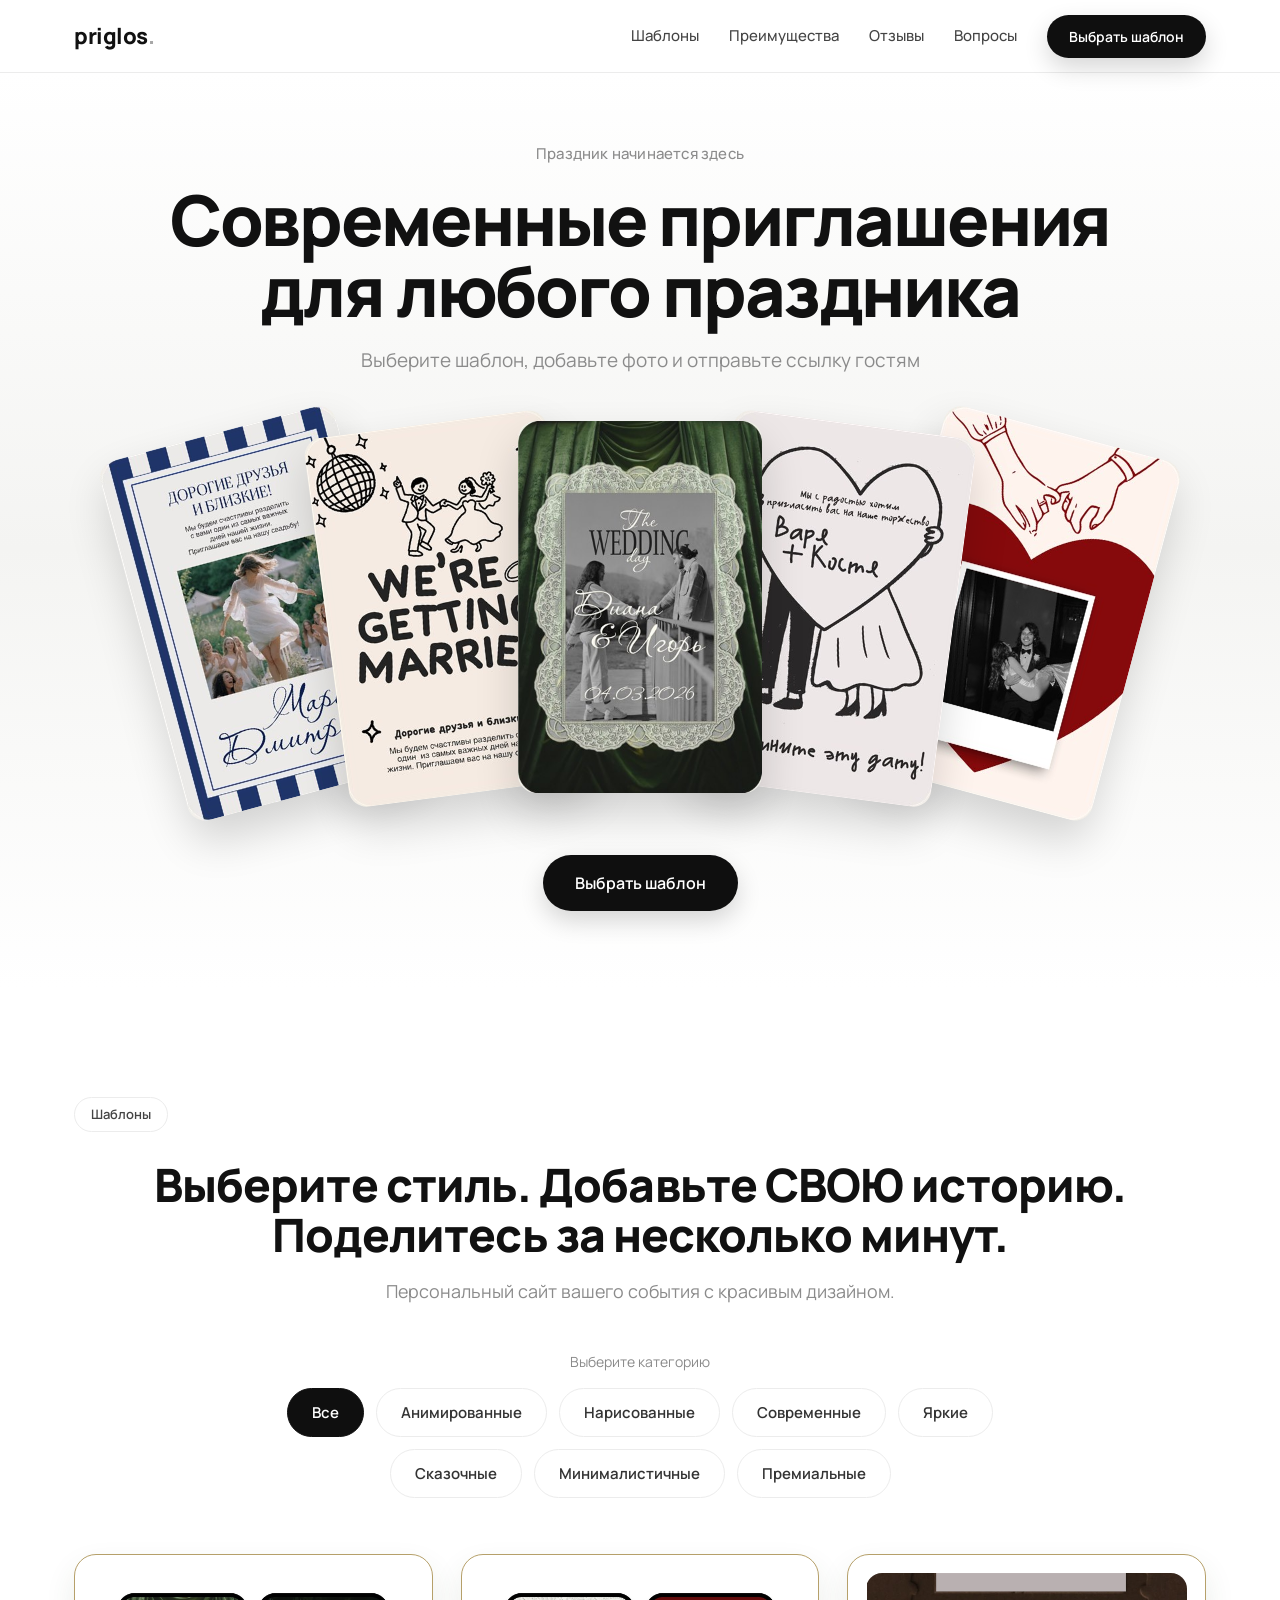
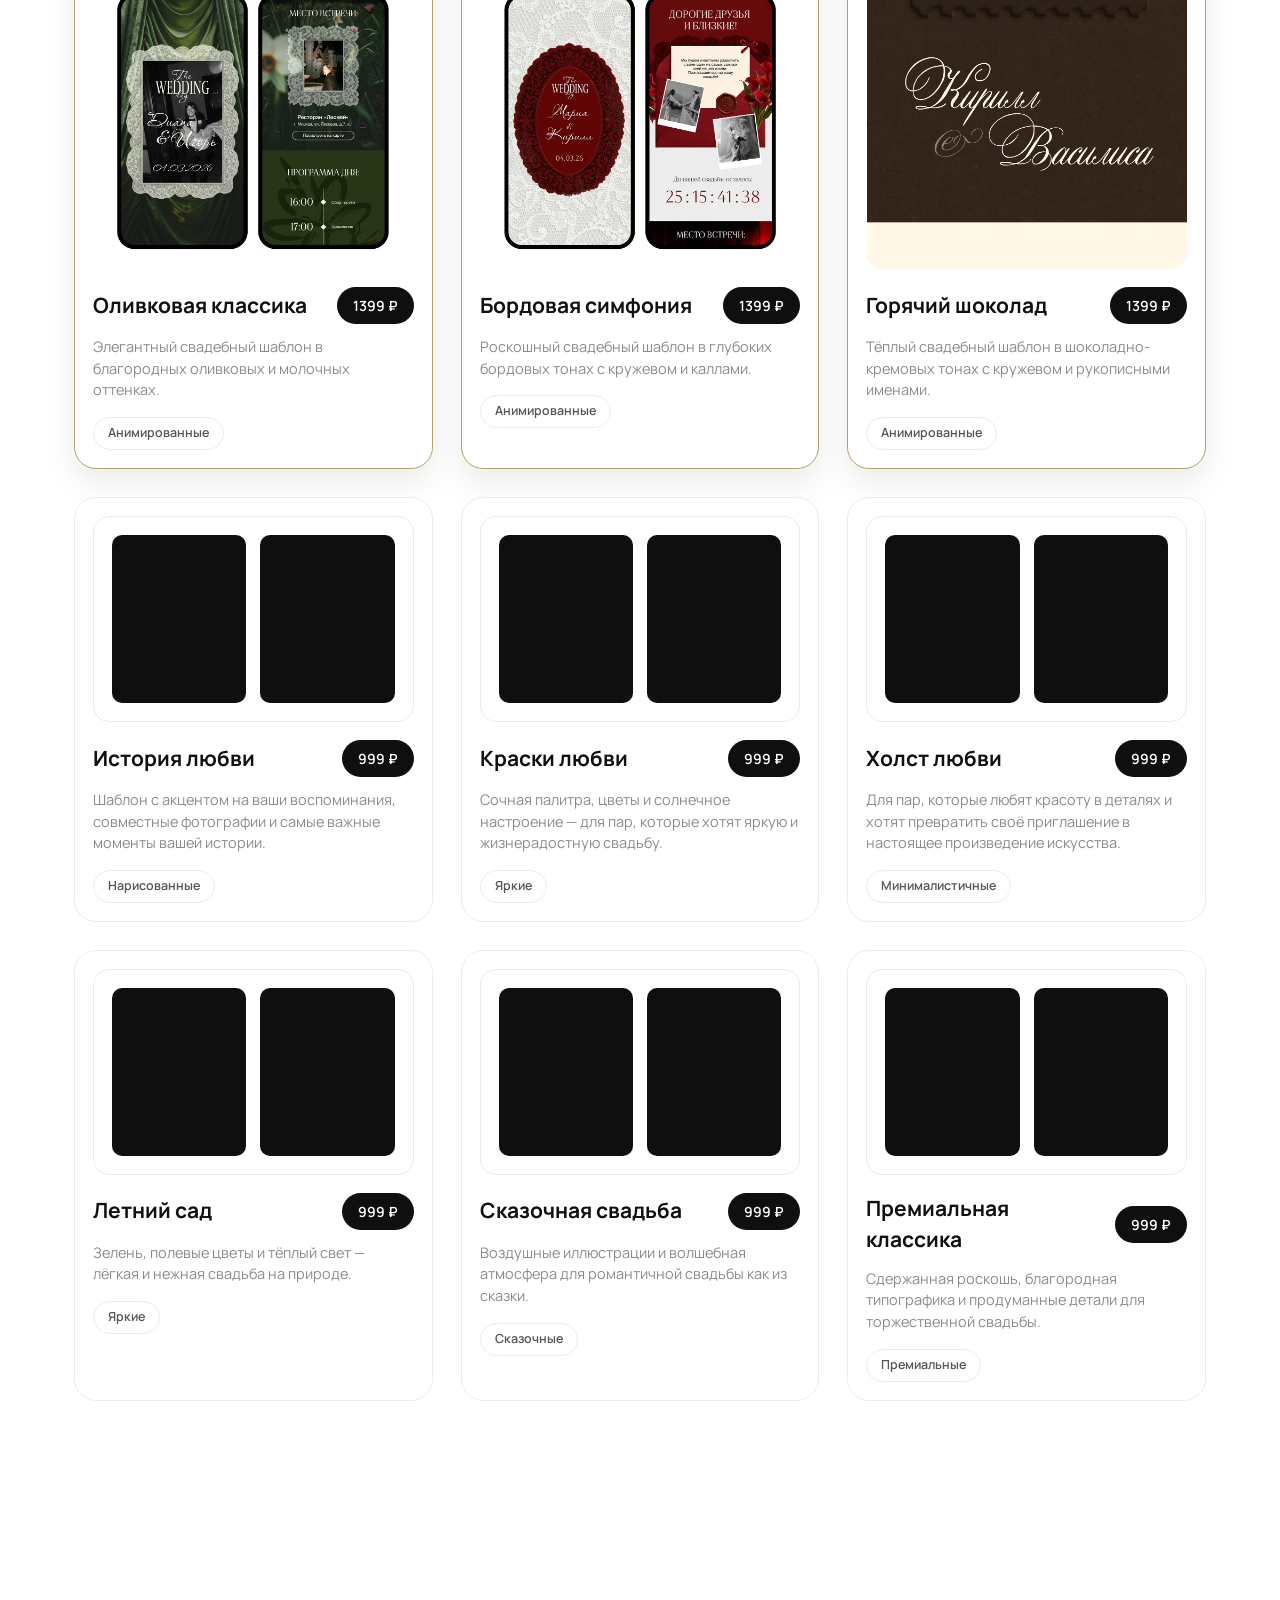
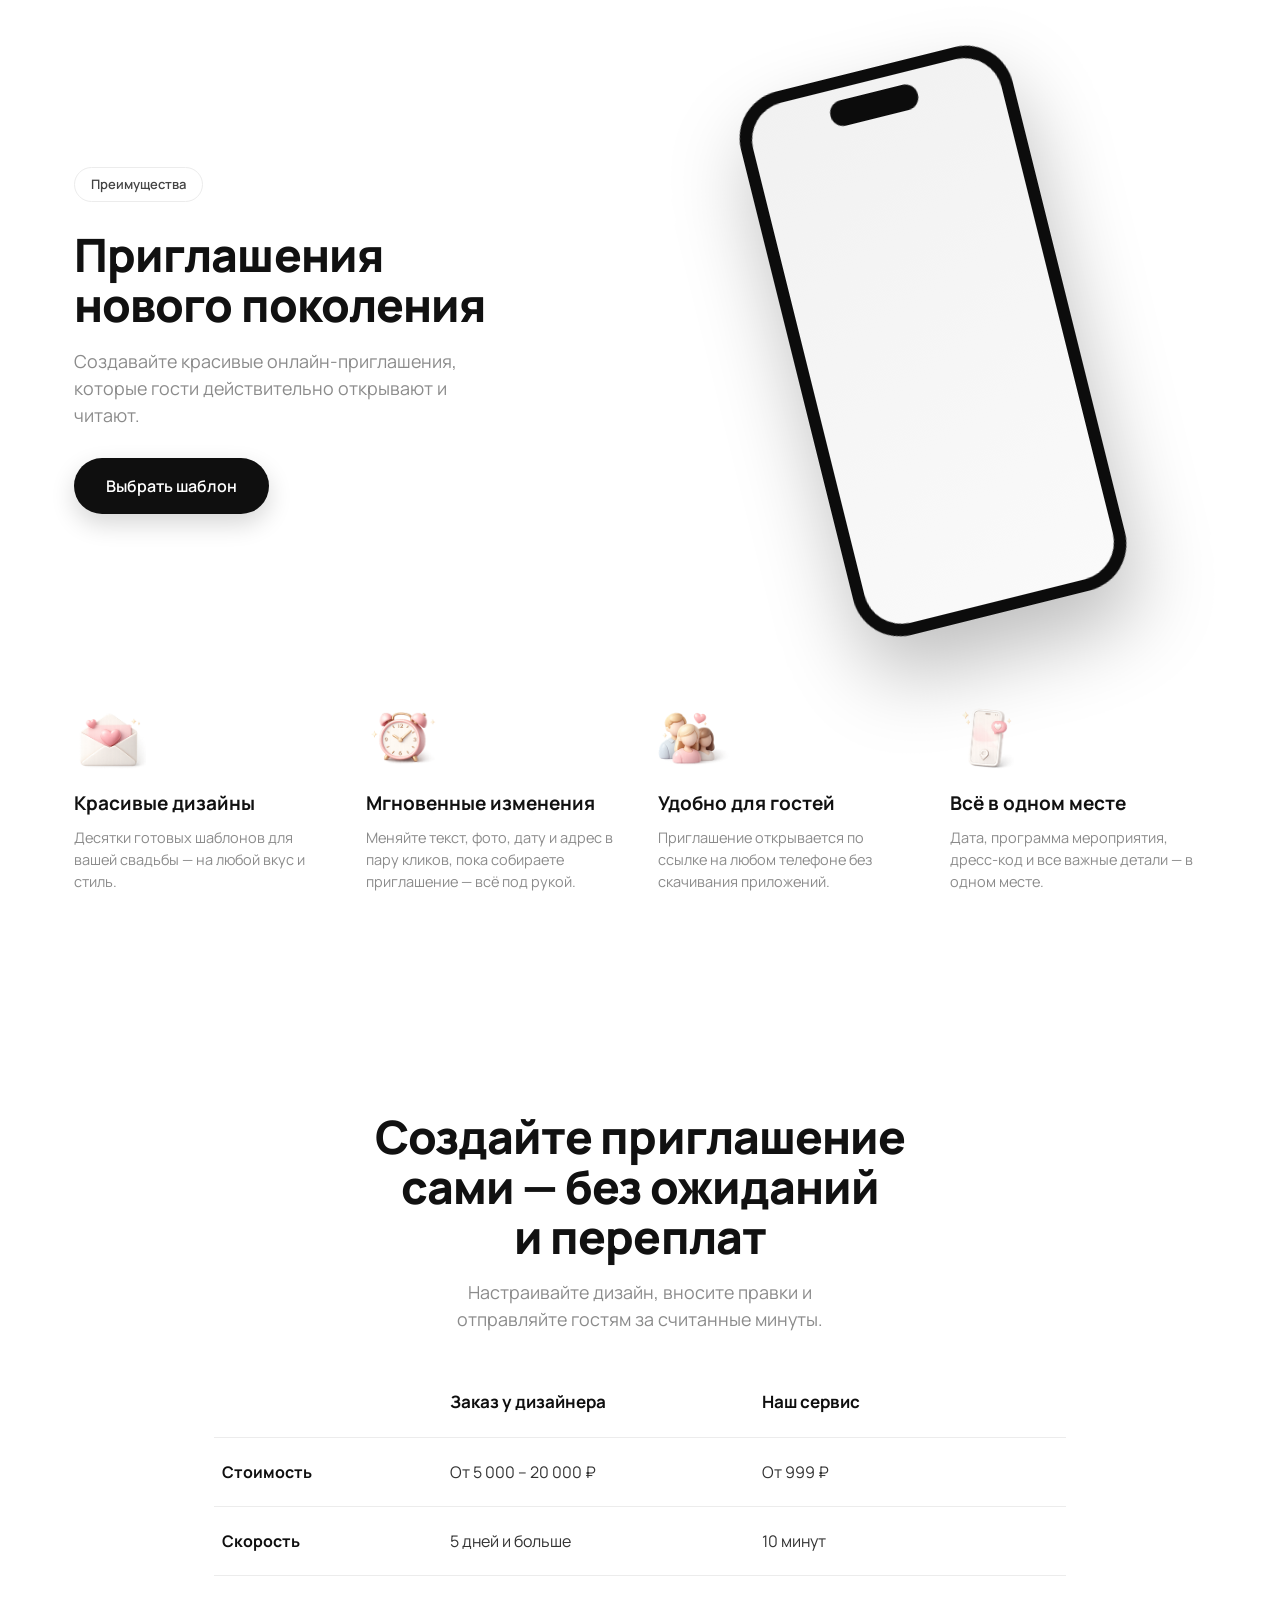
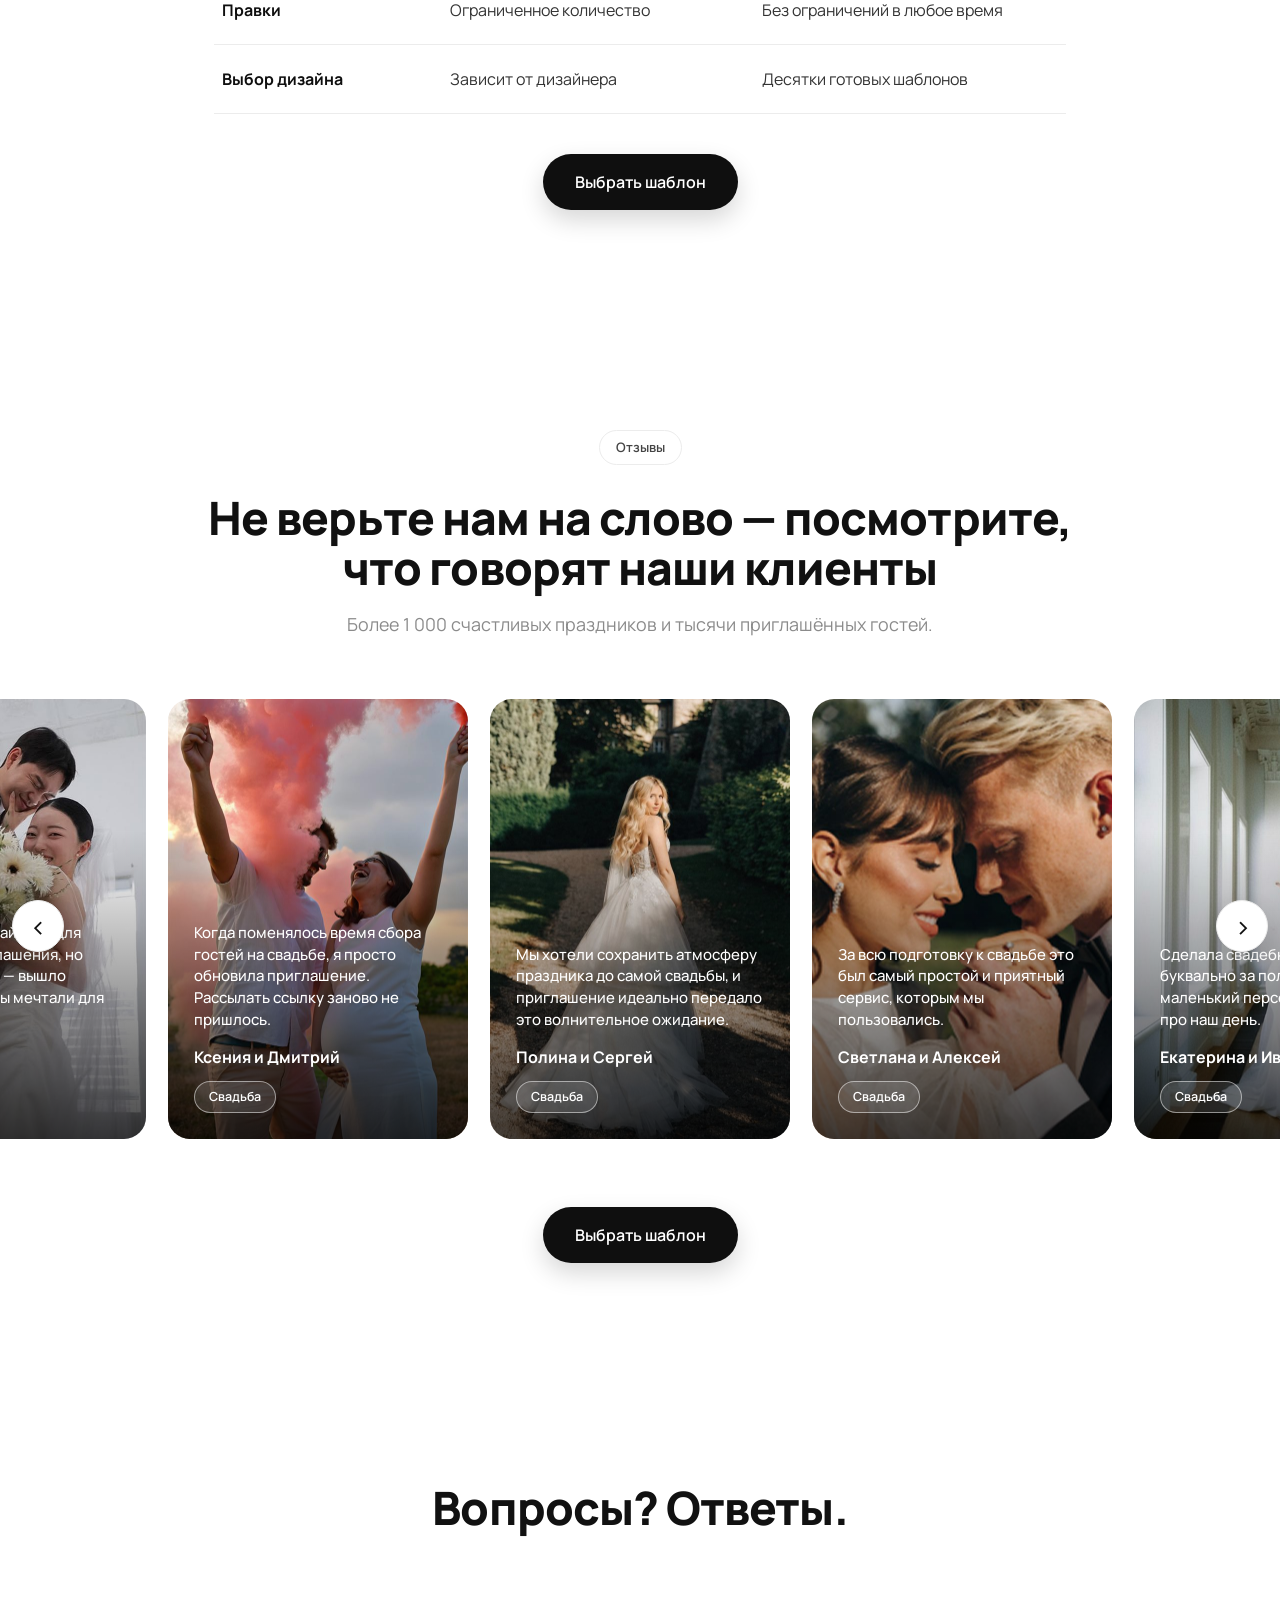
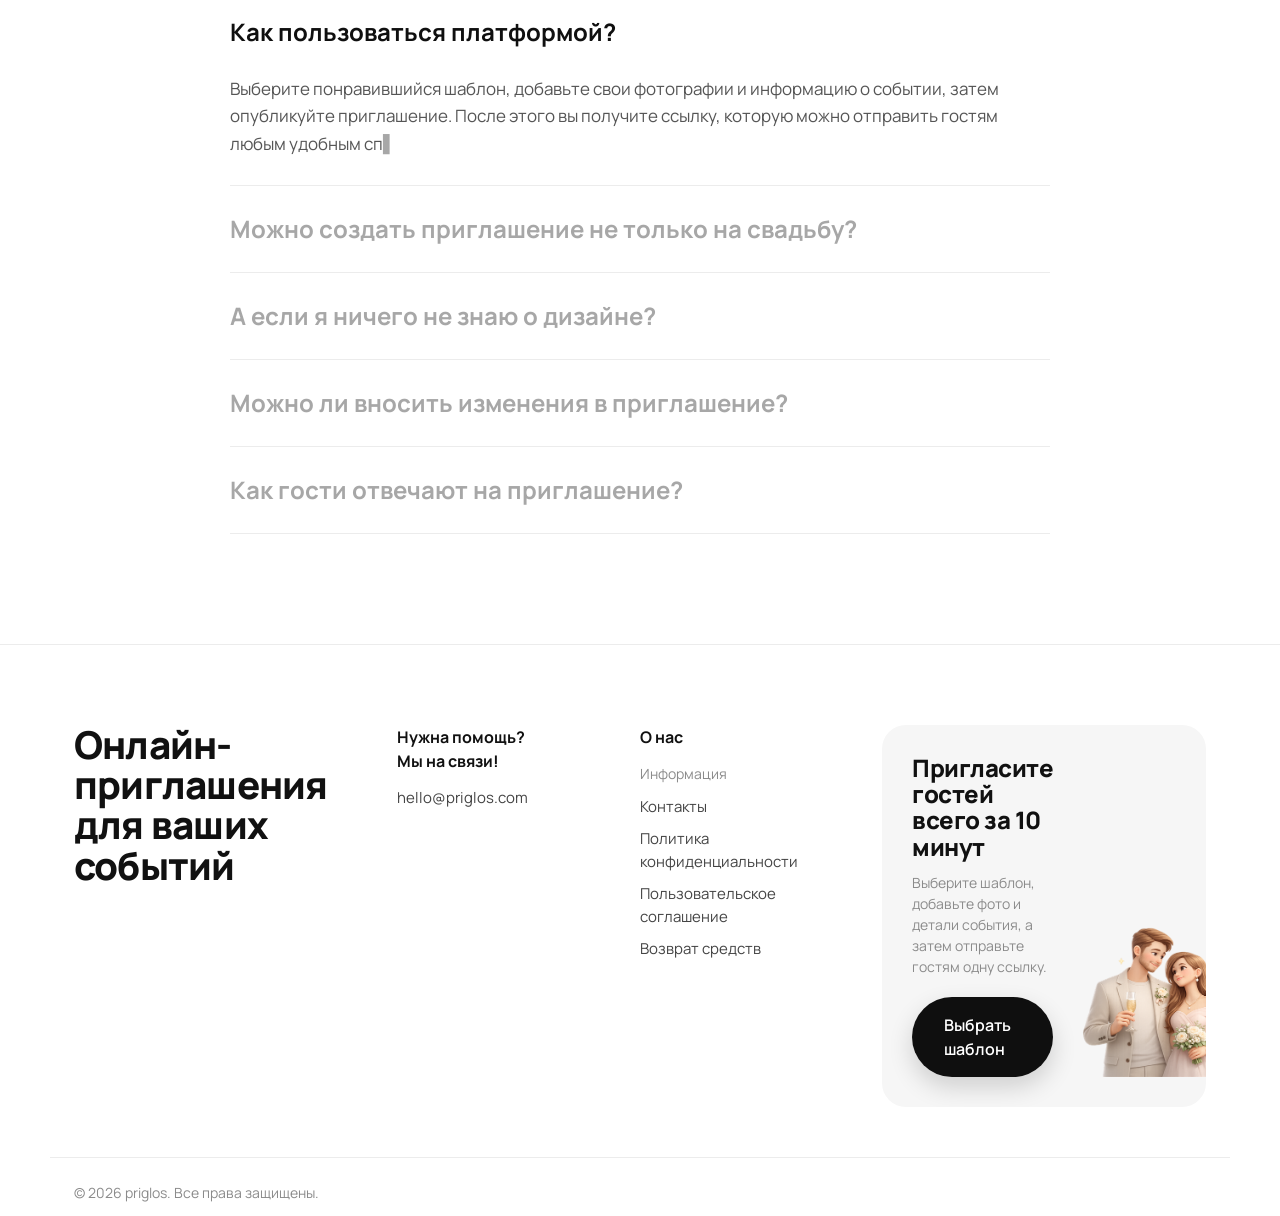
<file: index.html>
<!DOCTYPE html>
<html lang="ru">
<head>
  <meta charset="UTF-8" />
  <meta name="viewport" content="width=device-width, initial-scale=1.0" />
  <title>Онлайн-приглашения для ваших событий</title>
  <meta name="description" content="Современные онлайн-приглашения для любого праздника. Выберите шаблон, добавьте фото и отправьте ссылку гостям." />
  <link rel="preconnect" href="https://fonts.googleapis.com" />
  <link rel="preconnect" href="https://fonts.gstatic.com" crossorigin />
  <link href="https://fonts.googleapis.com/css2?family=Manrope:wght@400;500;600;700;800&display=swap" rel="stylesheet" />
  <link rel="stylesheet" href="styles.css" />
</head>
<body>

  <!-- ░░░ HEADER ░░░ -->
  <header class="header" id="top">
    <div class="container header__inner">
      <a href="#top" class="logo">priglos<span>.</span></a>

      <nav class="nav" id="nav">
        <a href="#templates" class="nav__link">Шаблоны</a>
        <a href="#advantages" class="nav__link">Преимущества</a>
        <a href="#reviews" class="nav__link">Отзывы</a>
        <a href="#faq" class="nav__link">Вопросы</a>
        <a href="#templates" class="btn btn--dark btn--sm js-choose">Выбрать шаблон</a>
      </nav>

      <button class="burger" id="burger" aria-label="Меню" aria-expanded="false">
        <span></span><span></span><span></span>
      </button>
    </div>
  </header>

  <!-- ░░░ HERO ░░░ -->
  <section class="hero">
    <div class="container hero__inner">
      <p class="eyebrow eyebrow--center">Праздник начинается здесь</p>
      <h1 class="hero__title">Современные приглашения<br />для любого праздника</h1>
      <p class="hero__subtitle">Выберите шаблон, добавьте фото и отправьте ссылку гостям</p>

      <div class="hero__fan" aria-hidden="true">
        <div class="fan-card fan-card--1"></div>
        <div class="fan-card fan-card--2"></div>
        <div class="fan-card fan-card--3"></div>
        <div class="fan-card fan-card--4"></div>
        <div class="fan-card fan-card--5"></div>
      </div>

      <a href="#templates" class="btn btn--dark hero__cta js-choose">Выбрать шаблон</a>
    </div>
  </section>

  <!-- ░░░ TEMPLATES ░░░ -->
  <section class="section templates" id="templates">
    <div class="container">
      <div class="tag">Шаблоны</div>
      <h2 class="section__title">Выберите стиль. Добавьте СВОЮ историю.<br />Поделитесь за несколько минут.</h2>
      <p class="section__subtitle">Персональный сайт вашего события с красивым дизайном.</p>

      <p class="filters__label">Выберите категорию</p>
      <div class="filters filters--wrap" data-group="category">
        <button class="pill pill--soft is-active" data-cat="all">Все</button>
        <button class="pill pill--soft" data-cat="animated">Анимированные</button>
        <button class="pill pill--soft" data-cat="elegant">Нарисованные</button>
        <button class="pill pill--soft" data-cat="modern">Современные</button>
        <button class="pill pill--soft" data-cat="bright">Яркие</button>
        <button class="pill pill--soft" data-cat="fairy">Сказочные</button>
        <button class="pill pill--soft" data-cat="minimal">Минималистичные</button>
        <button class="pill pill--soft" data-cat="premium">Премиальные</button>
      </div>

      <div class="cards">
        <article class="card card--feature" data-event="wedding" data-cat="animated" data-theme="olive">
          <div class="card__preview card__preview--img" style="background-image:url('assets/themes/olive/cover.jpg')"></div>
          <div class="card__head">
            <h3 class="card__title">Оливковая классика</h3>
            <span class="price">1399 ₽</span>
          </div>
          <p class="card__text">Элегантный свадебный шаблон в благородных оливковых и молочных оттенках.</p>
          <span class="chip">Анимированные</span>
        </article>

        <article class="card card--feature" data-event="wedding" data-cat="animated" data-theme="burgundy">
          <div class="card__preview card__preview--img" style="background-image:url('assets/themes/burgundy/cover.jpg')"></div>
          <div class="card__head">
            <h3 class="card__title">Бордовая симфония</h3>
            <span class="price">1399 ₽</span>
          </div>
          <p class="card__text">Роскошный свадебный шаблон в глубоких бордовых тонах с кружевом и каллами.</p>
          <span class="chip">Анимированные</span>
        </article>

        <article class="card card--feature" data-event="wedding" data-cat="animated" data-theme="choco">
          <div class="card__preview card__preview--img" style="background-image:url('assets/themes/choco/cover.jpg')"></div>
          <div class="card__head">
            <h3 class="card__title">Горячий шоколад</h3>
            <span class="price">1399 ₽</span>
          </div>
          <p class="card__text">Тёплый свадебный шаблон в шоколадно-кремовых тонах с кружевом и рукописными именами.</p>
          <span class="chip">Анимированные</span>
        </article>

        <!-- серые блоки-плейсхолдеры под будущие шаблоны -->
        <article class="card" data-event="wedding" data-cat="elegant">
          <div class="card__preview">
            <span class="ph"></span><span class="ph"></span>
          </div>
          <div class="card__head">
            <h3 class="card__title">История любви</h3>
            <span class="price">999 ₽</span>
          </div>
          <p class="card__text">Шаблон с акцентом на ваши воспоминания, совместные фотографии и самые важные моменты вашей истории.</p>
          <span class="chip">Нарисованные</span>
        </article>

        <article class="card" data-event="wedding" data-cat="bright">
          <div class="card__preview">
            <span class="ph"></span><span class="ph"></span>
          </div>
          <div class="card__head">
            <h3 class="card__title">Краски любви</h3>
            <span class="price">999 ₽</span>
          </div>
          <p class="card__text">Сочная палитра, цветы и солнечное настроение — для пар, которые хотят яркую и жизнерадостную свадьбу.</p>
          <span class="chip">Яркие</span>
        </article>

        <article class="card" data-event="wedding" data-cat="minimal">
          <div class="card__preview">
            <span class="ph"></span><span class="ph"></span>
          </div>
          <div class="card__head">
            <h3 class="card__title">Холст любви</h3>
            <span class="price">999 ₽</span>
          </div>
          <p class="card__text">Для пар, которые любят красоту в деталях и хотят превратить своё приглашение в настоящее произведение искусства.</p>
          <span class="chip">Минималистичные</span>
        </article>

        <article class="card card--more" data-event="wedding" data-cat="bright">
          <div class="card__preview">
            <span class="ph"></span><span class="ph"></span>
          </div>
          <div class="card__head">
            <h3 class="card__title">Летний сад</h3>
            <span class="price">999 ₽</span>
          </div>
          <p class="card__text">Зелень, полевые цветы и тёплый свет — лёгкая и нежная свадьба на природе.</p>
          <span class="chip">Яркие</span>
        </article>

        <article class="card card--more" data-event="wedding" data-cat="fairy">
          <div class="card__preview">
            <span class="ph"></span><span class="ph"></span>
          </div>
          <div class="card__head">
            <h3 class="card__title">Сказочная свадьба</h3>
            <span class="price">999 ₽</span>
          </div>
          <p class="card__text">Воздушные иллюстрации и волшебная атмосфера для романтичной свадьбы как из сказки.</p>
          <span class="chip">Сказочные</span>
        </article>

        <article class="card card--more" data-event="wedding" data-cat="premium">
          <div class="card__preview">
            <span class="ph"></span><span class="ph"></span>
          </div>
          <div class="card__head">
            <h3 class="card__title">Премиальная классика</h3>
            <span class="price">999 ₽</span>
          </div>
          <p class="card__text">Сдержанная роскошь, благородная типографика и продуманные детали для торжественной свадьбы.</p>
          <span class="chip">Премиальные</span>
        </article>
      </div>

      <div class="center">
        <button class="btn btn--ghost" id="showMore">Показать еще</button>
      </div>
    </div>
  </section>

  <!-- ░░░ ADVANTAGES ░░░ -->
  <section class="section advantages" id="advantages">
    <div class="container advantages__top">
      <div class="advantages__intro">
        <div class="tag">Преимущества</div>
        <h2 class="section__title section__title--left">Приглашения<br />нового поколения</h2>
        <p class="section__subtitle section__subtitle--left">Создавайте красивые онлайн-приглашения, которые гости действительно открывают и читают.</p>
        <a href="#templates" class="btn btn--dark js-choose">Выбрать шаблон</a>
      </div>

      <div class="phone" aria-hidden="true">
        <div class="phone__frame">
          <div class="phone__notch"></div>
          <div class="phone__screen"></div>
        </div>
      </div>
    </div>

    <div class="container features">
      <div class="feature">
        <img class="feature__icon" src="assets/icon-envelope.png" alt="" loading="lazy" width="72" height="72" />
        <h3 class="feature__title">Красивые дизайны</h3>
        <p class="feature__text">Десятки готовых шаблонов для вашей свадьбы — на любой вкус и стиль.</p>
      </div>
      <div class="feature">
        <img class="feature__icon" src="assets/icon-clock.png" alt="" loading="lazy" width="72" height="72" />
        <h3 class="feature__title">Мгновенные изменения</h3>
        <p class="feature__text">Меняйте текст, фото, дату и адрес в пару кликов, пока собираете приглашение — всё под рукой.</p>
      </div>
      <div class="feature">
        <img class="feature__icon" src="assets/icon-people.png" alt="" loading="lazy" width="72" height="72" />
        <h3 class="feature__title">Удобно для гостей</h3>
        <p class="feature__text">Приглашение открывается по ссылке на любом телефоне без скачивания приложений.</p>
      </div>
      <div class="feature">
        <img class="feature__icon" src="assets/icon-phone.png" alt="" loading="lazy" width="72" height="72" />
        <h3 class="feature__title">Всё в одном месте</h3>
        <p class="feature__text">Дата, программа мероприятия, дресс-код и все важные детали — в одном месте.</p>
      </div>
    </div>
  </section>

  <!-- ░░░ COMPARISON ░░░ -->
  <section class="section compare">
    <div class="container compare__inner">
      <h2 class="section__title">Создайте приглашение<br />сами — без ожиданий<br />и переплат</h2>
      <p class="section__subtitle">Настраивайте дизайн, вносите правки и<br class="br-desktop" />отправляйте гостям за считанные минуты.</p>

      <div class="table">
        <div class="table__row table__row--head">
          <div class="table__cell"></div>
          <div class="table__cell table__cell--th">Заказ у дизайнера</div>
          <div class="table__cell table__cell--th">Наш сервис</div>
        </div>
        <div class="table__row">
          <div class="table__cell table__cell--key">Стоимость</div>
          <div class="table__cell">От 5 000 – 20 000 ₽</div>
          <div class="table__cell">От 999 ₽</div>
        </div>
        <div class="table__row">
          <div class="table__cell table__cell--key">Скорость</div>
          <div class="table__cell">5 дней и больше</div>
          <div class="table__cell">10 минут</div>
        </div>
        <div class="table__row">
          <div class="table__cell table__cell--key">Правки</div>
          <div class="table__cell">Ограниченное количество</div>
          <div class="table__cell">Без ограничений в любое время</div>
        </div>
        <div class="table__row">
          <div class="table__cell table__cell--key">Выбор дизайна</div>
          <div class="table__cell">Зависит от дизайнера</div>
          <div class="table__cell">Десятки готовых шаблонов</div>
        </div>
      </div>

      <div class="center">
        <a href="#templates" class="btn btn--dark js-choose">Выбрать шаблон</a>
      </div>
    </div>
  </section>

  <!-- ░░░ REVIEWS ░░░ -->
  <section class="section reviews" id="reviews">
    <div class="container">
      <div class="tag tag--center">Отзывы</div>
      <h2 class="section__title">Не верьте нам на слово — посмотрите,<br />что говорят наши клиенты</h2>
      <p class="section__subtitle">Более 1 000 счастливых праздников и тысячи приглашённых гостей.</p>
    </div>

    <div class="carousel">
      <button class="carousel__arrow carousel__arrow--prev" id="prev" aria-label="Назад">‹</button>

      <div class="carousel__track" id="track">
        <article class="review review--g1">
          <div class="review__shade"></div>
          <div class="review__body">
            <p class="review__quote">Свадебное приглашение получилось настолько красивым, что гости весь вечер спрашивали, где мы такое заказали. А сделали сами за один вечер.</p>
            <p class="review__author">Анна и Максим</p>
            <span class="chip chip--light">Свадьба</span>
          </div>
        </article>

        <article class="review review--g2">
          <div class="review__shade"></div>
          <div class="review__body">
            <p class="review__quote">Думали звать дизайнера для свадебного приглашения, но собрали всё сами — вышло именно так, как мы мечтали для нашего дня.</p>
            <p class="review__author">Алина и Артём</p>
            <span class="chip chip--light">Свадьба</span>
          </div>
        </article>

        <article class="review review--g3">
          <div class="review__shade"></div>
          <div class="review__body">
            <p class="review__quote">Когда поменялось время сбора гостей на свадьбе, я просто обновила приглашение. Рассылать ссылку заново не пришлось.</p>
            <p class="review__author">Ксения и Дмитрий</p>
            <span class="chip chip--light">Свадьба</span>
          </div>
        </article>

        <article class="review review--g4">
          <div class="review__shade"></div>
          <div class="review__body">
            <p class="review__quote">Мы хотели сохранить атмосферу праздника до самой свадьбы, и приглашение идеально передало это волнительное ожидание.</p>
            <p class="review__author">Полина и Сергей</p>
            <span class="chip chip--light">Свадьба</span>
          </div>
        </article>

        <article class="review review--g5">
          <div class="review__shade"></div>
          <div class="review__body">
            <p class="review__quote">За всю подготовку к свадьбе это был самый простой и приятный сервис, которым мы пользовались.</p>
            <p class="review__author">Светлана и Алексей</p>
            <span class="chip chip--light">Свадьба</span>
          </div>
        </article>

        <article class="review review--g6">
          <div class="review__shade"></div>
          <div class="review__body">
            <p class="review__quote">Сделала свадебное приглашение буквально за полчаса. Получился маленький персональный сайт про наш день.</p>
            <p class="review__author">Екатерина и Иван</p>
            <span class="chip chip--light">Свадьба</span>
          </div>
        </article>

        <article class="review review--g7">
          <div class="review__shade"></div>
          <div class="review__body">
            <p class="review__quote">Все гости подтвердили участие в свадьбе прямо через приглашение. Никаких бесконечных переписок и уточнений.</p>
            <p class="review__author">Марина и Павел</p>
            <span class="chip chip--light">Свадьба</span>
          </div>
        </article>
      </div>

      <button class="carousel__arrow carousel__arrow--next" id="next" aria-label="Вперёд">›</button>
    </div>

    <div class="center center--gap">
      <a href="#templates" class="btn btn--dark js-choose">Выбрать шаблон</a>
    </div>
  </section>

  <!-- ░░░ FAQ ░░░ -->
  <section class="section faq" id="faq">
    <div class="container">
      <h2 class="section__title">Вопросы? Ответы.</h2>

      <div class="faq__list" id="faqList">
        <div class="faq__item is-open">
          <button class="faq__q" data-answer="0">Как пользоваться платформой?</button>
          <div class="faq__panel"><p class="faq__text"></p></div>
        </div>
        <div class="faq__item">
          <button class="faq__q" data-answer="1">Можно создать приглашение не только на свадьбу?</button>
          <div class="faq__panel"><p class="faq__text"></p></div>
        </div>
        <div class="faq__item">
          <button class="faq__q" data-answer="2">А если я ничего не знаю о дизайне?</button>
          <div class="faq__panel"><p class="faq__text"></p></div>
        </div>
        <div class="faq__item">
          <button class="faq__q" data-answer="3">Можно ли вносить изменения в приглашение?</button>
          <div class="faq__panel"><p class="faq__text"></p></div>
        </div>
        <div class="faq__item">
          <button class="faq__q" data-answer="4">Как гости отвечают на приглашение?</button>
          <div class="faq__panel"><p class="faq__text"></p></div>
        </div>
      </div>
    </div>
  </section>

  <!-- ░░░ FOOTER ░░░ -->
  <footer class="footer">
    <div class="container footer__inner">
      <div class="footer__brand">
        <h2 class="footer__title">Онлайн-<br />приглашения<br />для ваших<br />событий</h2>
      </div>

      <div class="footer__col">
        <p class="footer__head">Нужна помощь?<br />Мы на связи!</p>
        <a href="mailto:hello@priglos.com" class="footer__link">hello@priglos.com</a>
      </div>

      <div class="footer__col">
        <p class="footer__head">О нас</p>
        <p class="footer__muted">Информация</p>
        <a href="#" class="footer__link">Контакты</a>
        <a href="#" class="footer__link">Политика конфиденциальности</a>
        <a href="#" class="footer__link">Пользовательское соглашение</a>
        <a href="#" class="footer__link">Возврат средств</a>
      </div>

      <div class="footer__cta">
        <div class="footer__cta-text">
          <h3 class="footer__cta-title">Пригласите гостей<br />всего за 10 минут</h3>
          <p class="footer__cta-sub">Выберите шаблон, добавьте фото и детали события, а затем отправьте гостям одну ссылку.</p>
          <a href="#templates" class="btn btn--dark js-choose">Выбрать шаблон</a>
        </div>
        <img class="footer__cta-img" src="assets/footer-couple.png" alt="Счастливая пара" loading="lazy" width="170" height="159" />
      </div>
    </div>
    <div class="container footer__bottom">
      <span>© 2026 priglos. Все права защищены.</span>
    </div>
  </footer>

  <script src="script.js"></script>
</body>
</html>
</file>
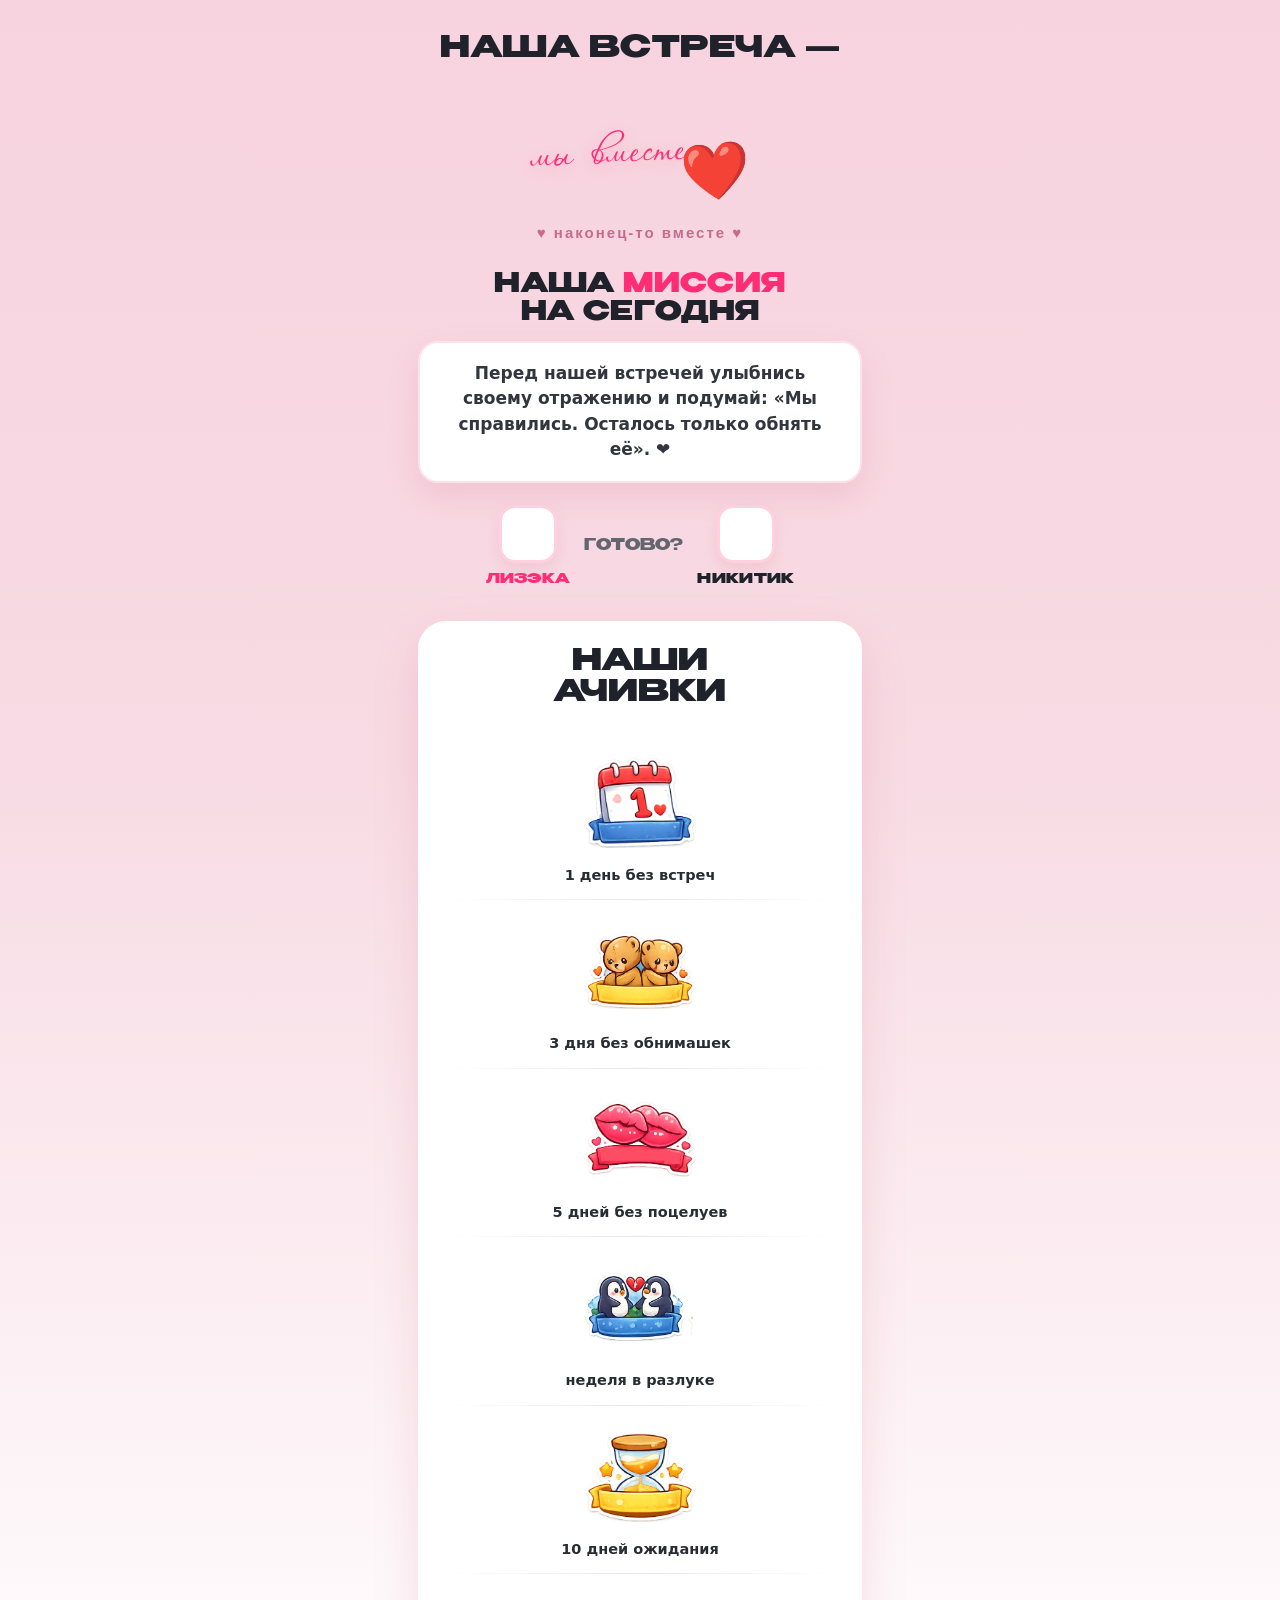
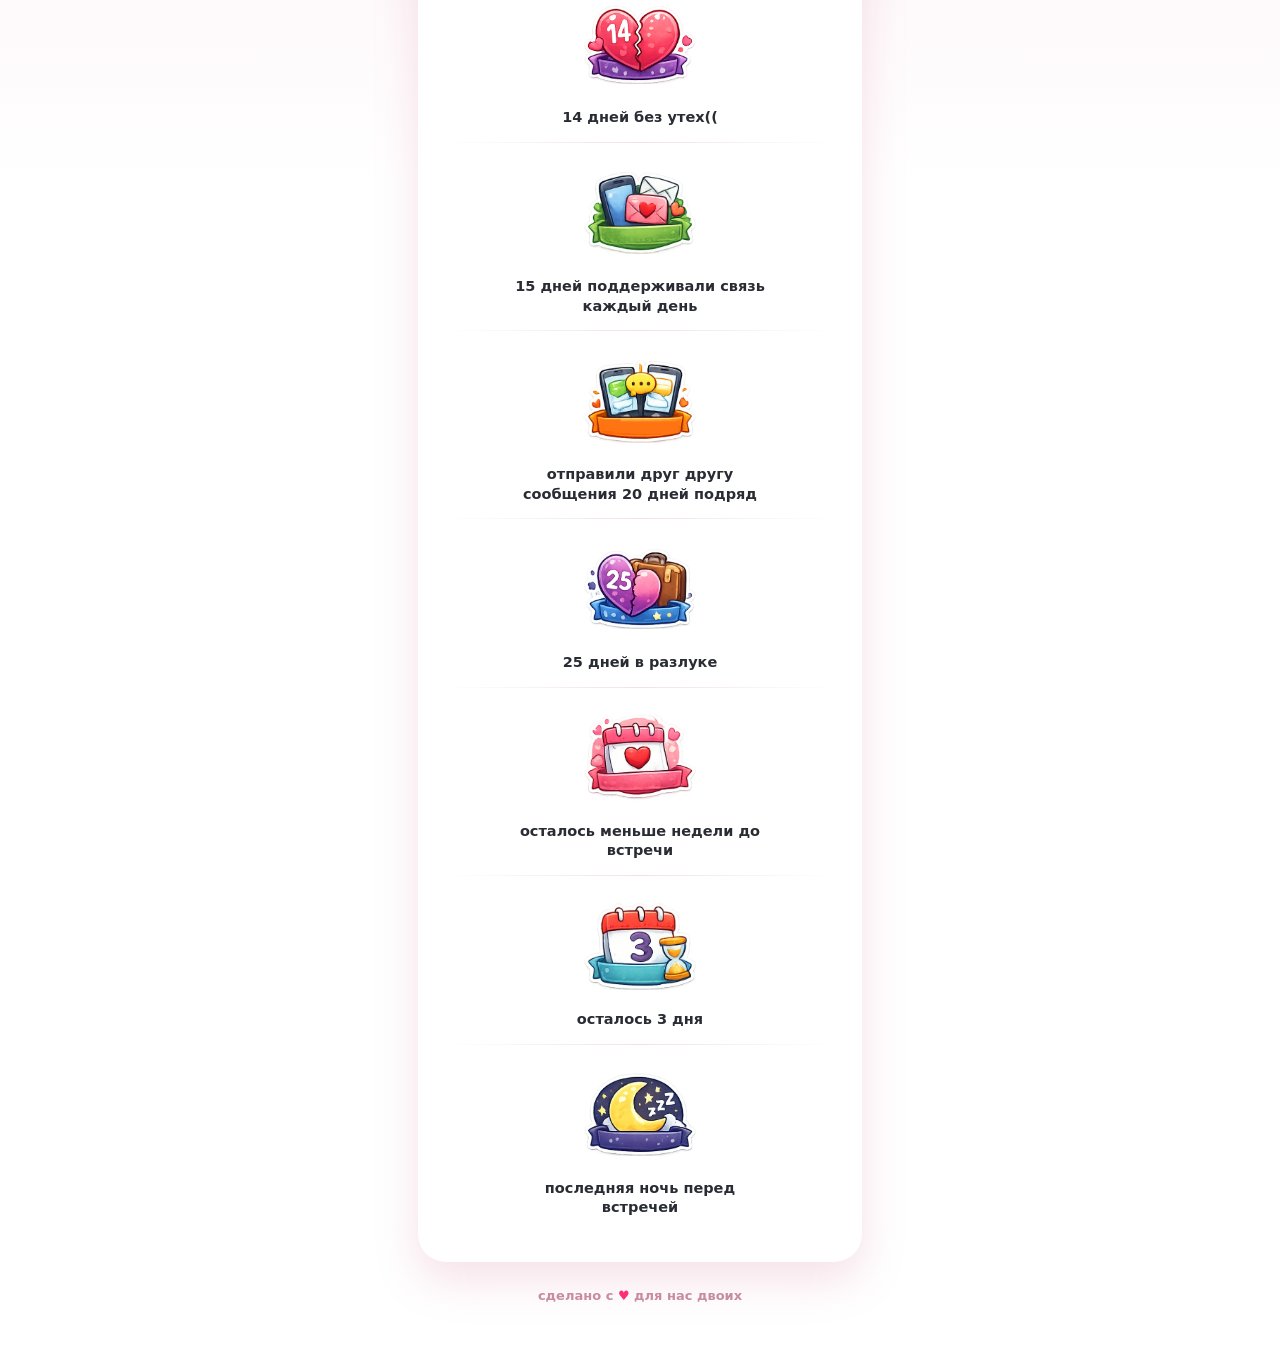
<file: love/index.html>
<!DOCTYPE html>
<html lang="ru">
<head>
<meta charset="utf-8">
<meta name="viewport" content="width=device-width, initial-scale=1, maximum-scale=1, user-scalable=no, viewport-fit=cover">
<meta name="theme-color" content="#f6cdd9">
<title>До нашей встречи</title>
<script src="https://telegram.org/js/telegram-web-app.js"></script>
<style>
/* ─── шрифты ─── */
@font-face{font-family:'Benzin';src:url('../assets/fonts/Benzin-ExtraBold.ttf') format('truetype');font-weight:800;font-display:swap;}
@font-face{font-family:'Overdoze';src:url('../assets/fonts/overdozesans.otf') format('opentype');font-weight:400;font-display:swap;}
@font-face{font-family:'Passions';src:url('../assets/fonts/PassionsConflictRUS-Regular.otf') format('opentype');font-weight:400;font-display:swap;}
@font-face{font-family:'Molli';src:url('../assets/fonts/MolliWrites-Script.otf') format('opentype');font-weight:400;font-display:swap;}
@font-face{font-family:'MakanHati';src:url('../assets/fonts/MakanHatiCyrillic.otf') format('opentype');font-weight:400;font-display:swap;}

:root{
  --pink:#ff2e74;
  --pink-soft:#ff7bac;
  --ink:#20222b;
  --bg-top:#f7d3df;
  --bg-bot:#efc4d3;
  --card:#ffffff;
  --muted:#9aa0ab;
  --lock:#eef0f4;
}
*{box-sizing:border-box;-webkit-tap-highlight-color:transparent;}
html,body{margin:0;padding:0;}
body{
  font-family:'Montserrat','Segoe UI',system-ui,sans-serif;
  color:var(--ink);
  background:linear-gradient(180deg,var(--bg-top) 0%,#f8dbe4 26%,#ffffff 60%);
  min-height:100vh;
  overflow-x:hidden;
  -webkit-font-smoothing:antialiased;
}
/* ─── фон: летающие сердечки ─── */
#hearts{position:fixed;inset:0;pointer-events:none;z-index:0;overflow:hidden;}
.heart{position:absolute;bottom:-60px;width:26px;opacity:0;will-change:transform,opacity;
  animation:floatUp linear infinite;}
.heart svg{width:100%;height:auto;display:block;}
@keyframes floatUp{
  0%{transform:translateY(0) rotate(0deg) scale(.9);opacity:0;}
  10%{opacity:.9;}
  50%{transform:translateY(-52vh) translateX(var(--sway)) rotate(12deg) scale(1);}
  90%{opacity:.85;}
  100%{transform:translateY(-108vh) translateX(0) rotate(-8deg) scale(.85);opacity:0;}
}

.wrap{position:relative;z-index:1;max-width:480px;margin:0 auto;padding:26px 18px 60px;}

/* ─── HERO ─── */
.hero{text-align:center;padding:8px 6px 4px;}
.hero .lead{
  font-family:'Benzin',sans-serif;
  font-weight:400;
  font-size:30px;line-height:1.05;letter-spacing:.5px;
  text-transform:uppercase;color:var(--ink);
}
.count{position:relative;margin:6px 0 2px;height:150px;display:flex;align-items:center;justify-content:center;}
.count .num{
  font-family:'Passions',cursive;
  font-size:132px;line-height:1;color:var(--pink);
  transform:rotate(-6deg);
  text-shadow:0 4px 18px rgba(255,46,116,.28);
}
.count .word{
  font-family:'Passions',cursive;
  font-size:56px;color:var(--pink);
  transform:rotate(-6deg);margin-left:-6px;align-self:flex-end;margin-bottom:14px;
}
.clock{
  font-family:'Montserrat',sans-serif;font-weight:600;
  font-variant-numeric:tabular-nums;letter-spacing:2px;
  font-size:15px;color:#c76b8c;margin-top:2px;
}
.clock b{color:var(--pink);font-weight:700;}
.hero.done .count .num{font-size:60px;transform:rotate(-3deg);line-height:1.1;}

/* ─── MISSION ─── */
.mission-head{
  font-family:'Benzin',sans-serif;text-transform:uppercase;
  text-align:center;font-size:26px;line-height:1.08;margin:26px 0 14px;letter-spacing:.4px;
}
.mission-head em{font-style:normal;color:var(--pink);}
.mission-box{
  background:var(--card);border-radius:20px;padding:18px 20px;
  box-shadow:0 14px 30px rgba(214,120,150,.20);
  font-size:17px;line-height:1.5;font-weight:600;text-align:center;color:#33353e;
  border:2px solid #ffe1ea;
}
.ready-row{display:flex;align-items:center;justify-content:center;gap:14px;margin:22px 0 8px;}
.ready-label{font-family:'Benzin',sans-serif;text-transform:uppercase;font-size:15px;color:#63666f;}
.person{display:flex;flex-direction:column;align-items:center;gap:7px;}
.chk{
  width:58px;height:58px;border-radius:16px;background:#fff;
  border:3px solid #ffd0df;box-shadow:0 6px 14px rgba(214,120,150,.18);
  display:flex;align-items:center;justify-content:center;cursor:pointer;
  transition:transform .12s ease, border-color .2s;
}
.chk:active{transform:scale(.9);}
.chk svg{width:40px;height:40px;stroke-dasharray:60;stroke-dashoffset:60;transition:stroke-dashoffset .35s ease;}
.chk.on{border-color:var(--pink);}
.chk.on svg{stroke-dashoffset:0;}
.person .nm{font-family:'Benzin',sans-serif;text-transform:uppercase;font-size:14px;letter-spacing:.3px;}
.person.liza .nm{color:var(--pink);}
.person.nikita .nm{color:var(--ink);}

/* ─── ACHIEVEMENTS ─── */
.ach-card{
  background:var(--card);border-radius:28px;margin-top:32px;padding:26px 20px 30px;
  box-shadow:0 18px 44px rgba(214,120,150,.22);
}
.ach-title{
  font-family:'Benzin',sans-serif;text-transform:uppercase;text-align:center;
  font-size:30px;line-height:1.05;margin:0 0 22px;
}
.ach{display:flex;flex-direction:column;align-items:center;text-align:center;padding:14px 0;}
.ach .art{width:112px;height:112px;display:flex;align-items:center;justify-content:center;
  transition:transform .5s cubic-bezier(.2,1.4,.4,1);}
.ach .art img{max-width:100%;max-height:100%;object-fit:contain;}
.ach.locked .art img{filter:none;}
.ach.locked .art{opacity:.9;}
.ach .cap{margin-top:8px;font-size:14.5px;font-weight:600;color:#5f636d;max-width:270px;line-height:1.35;}
.ach.unlocked .cap{color:#2a2c34;}
.ach.just-unlocked .art{animation:pop .6s cubic-bezier(.2,1.5,.4,1);}
@keyframes pop{0%{transform:scale(.3) rotate(-18deg);}60%{transform:scale(1.15) rotate(6deg);}100%{transform:scale(1) rotate(0);}}
.ach-sep{height:1px;background:linear-gradient(90deg,transparent,#f0e2e8,transparent);margin:0 10px;}

.foot{text-align:center;margin-top:26px;font-size:13px;color:#c88ba0;font-weight:600;}
.foot .hb{color:var(--pink);}
</style>
</head>
<body>
<div id="hearts"></div>

<div class="wrap">
  <!-- HERO -->
  <div class="hero" id="hero">
    <div class="lead">До нашей<br>встречи осталось...</div>
    <div class="count">
      <span class="num" id="bigNum">30</span>
      <span class="word" id="bigWord">дней</span>
    </div>
    <div class="clock" id="clock">—</div>
  </div>

  <!-- MISSION -->
  <div class="mission-head">Наша <em>миссия</em><br>на сегодня</div>
  <div class="mission-box" id="missionBox">…</div>

  <div class="ready-row">
    <div class="person liza">
      <div class="chk" id="chkLiza" data-who="liza" role="button" aria-label="Лизэка готова">
        <svg viewBox="0 0 40 40" fill="none"><path d="M7 21 L16 30 L34 9" stroke="#ff2e74" stroke-width="6" stroke-linecap="round" stroke-linejoin="round"/></svg>
      </div>
      <div class="nm">Лизэка</div>
    </div>
    <div class="ready-label">Готово?</div>
    <div class="person nikita">
      <div class="chk" id="chkNikita" data-who="nikita" role="button" aria-label="Никитик готов">
        <svg viewBox="0 0 40 40" fill="none"><path d="M7 21 L16 30 L34 9" stroke="#20222b" stroke-width="6" stroke-linecap="round" stroke-linejoin="round"/></svg>
      </div>
      <div class="nm">Никитик</div>
    </div>
  </div>

  <!-- ACHIEVEMENTS -->
  <div class="ach-card">
    <h2 class="ach-title">Наши<br>ачивки</h2>
    <div id="achList"></div>
  </div>

  <div class="foot">сделано с <span class="hb">♥</span> для нас двоих</div>
</div>

<script>
/* ═══════════════ КОНФИГ ═══════════════ */
// Месяцы в JS 0-based: 6 = июль, 7 = август
const START = new Date(2026, 6, 7);   // 7 июля 2026 — день 1
const MEET  = new Date(2026, 7, 5);   // 5 августа 2026 — встреча (день 30)
const TOTAL_DAYS = 30;
const DAY_MS = 86400000;

const MISSIONS = [
  "Улыбнись прямо сейчас и отправь мне селфи с этой улыбкой. ❤️",
  "Сделай фотографию чего-нибудь, что сегодня напомнило тебе обо мне.",
  "Напиши мне три слова, которыми ты бы описал наши отношения.",
  "Включи нашу любимую песню и дослушай её до конца, представляя, что мы едем вместе.",
  "Съешь сегодня что-нибудь вкусное и мысленно угости этим меня.",
  "Сделай фотографию самого красивого места, которое увидишь сегодня.",
  "Запиши короткое голосовое (до 30 секунд) о том, как прошёл твой день.",
  "Вспомни наше первое свидание и напиши момент, который запомнился тебе больше всего.",
  "Сделай фото неба в тот момент, когда вспомнишь обо мне.",
  "Напиши одну вещь, которую ты хочешь сделать вместе после моего возвращения.",
  "Отправь мне любимую фотографию, где есть ты.",
  "Напиши пять причин, почему тебе хорошо со мной.",
  "Сделай фото места, где тебе сейчас особенно спокойно.",
  "Сделай сегодня кому-нибудь маленькое доброе дело и расскажи мне об этом.",
  "Закрой глаза на минуту и представь нашу встречу после отпуска, потом опиши её тремя предложениями.",
  "Сделай смешное селфи специально для меня.",
  "Напиши название фильма или сериала, который мы обязательно посмотрим вместе.",
  "Сфотографируй свою обувь и расскажи, где сегодня гулял.",
  "Расскажи мне о самом смешном моменте сегодняшнего дня.",
  "Запиши короткое видео (10–15 секунд), где просто улыбаешься и машешь мне.",
  "Сделай фото предмета, который ассоциируется у тебя с нашим будущим.",
  "Задай мне вопрос, который давно хотел задать.",
  "Вечером посмотри на звёзды или ночное небо и подумай обо мне хотя бы минуту.",
  "Расскажи, какая наша совместная фотография нравится тебе больше всего и почему.",
  "Сделай фотографию своих ладоней, скоро я снова смогу держать их в своих.",
  "Напиши три мечты, которые ты хочешь исполнить вместе со мной.",
  "Обними сегодня кого-нибудь из близких, а одно объятие мысленно оставь для меня.",
  "Запиши голосовое, в котором скажешь всё, что хочется сказать мне прямо сейчас.",
  "Подготовь маленький сюрприз для нашей встречи, не рассказывай, какой. 🤫",
  "Перед нашей встречей улыбнись своему отражению и подумай: «Мы справились. Осталось только обнять её». ❤️"
];

// Ачивки: unlock — минимальный номер дня (1..30), когда открывается
const ACHIEVEMENTS = [
  {img:"a01", cap:"1 день без встреч",                             unlock:1},
  {img:"a02", cap:"3 дня без обнимашек",                           unlock:3},
  {img:"a03", cap:"5 дней без поцелуев",                           unlock:5},
  {img:"a04", cap:"неделя в разлуке",                              unlock:7},
  {img:"a05", cap:"10 дней ожидания",                              unlock:10},
  {img:"a06", cap:"14 дней без утех((",                            unlock:14},
  {img:"a07", cap:"15 дней поддерживали связь каждый день",        unlock:15},
  {img:"a08", cap:"отправили друг другу сообщения 20 дней подряд", unlock:20},
  {img:"a09", cap:"25 дней в разлуке",                             unlock:25},
  {img:"a10", cap:"осталось меньше недели до встречи",             unlock:25},
  {img:"a11", cap:"осталось 3 дня",                                unlock:27},
  {img:"a12", cap:"последняя ночь перед встречей",                 unlock:29}
];

/* ═══════════════ ДАТА / ДЕНЬ ═══════════════ */
function midnight(d){return new Date(d.getFullYear(),d.getMonth(),d.getDate());}

function getState(){
  // dev-переопределение: ?day=N
  const p = new URLSearchParams(location.search);
  let today = midnight(new Date());
  if(p.has('day')){
    const n = parseInt(p.get('day'),10);
    today = new Date(START.getTime() + (n-1)*DAY_MS);
    today = midnight(today);
  }
  const startM = midnight(START), meetM = midnight(MEET);
  const dayNumber = Math.floor((today - startM)/DAY_MS) + 1;      // 1 в первый день
  const daysToMeet = Math.round((meetM - today)/DAY_MS);          // 29 в первый день, 0 в день встречи
  const bigNum = daysToMeet;                                      // честно: 29 в первый день
  return {today, dayNumber, daysToMeet, bigNum};
}

const S = getState();

/* ═══════════════ HERO / ТАЙМЕР ═══════════════ */
function pad(n){return String(n).padStart(2,'0');}

function renderHero(){
  const hero = document.getElementById('hero');
  const numEl = document.getElementById('bigNum');
  const wordEl = document.getElementById('bigWord');

  if(S.daysToMeet <= 0){
    // день встречи и после
    hero.classList.add('done');
    numEl.textContent = S.daysToMeet === 0 ? "сегодня" : "мы вместе";
    wordEl.textContent = "❤️";
    document.querySelector('.hero .lead').innerHTML = "Наша встреча —";
    return;
  }
  numEl.textContent = S.bigNum;
  wordEl.textContent = wordForm(S.bigNum);
}

function wordForm(n){
  const a = n % 100, b = n % 10;
  if(a>=11 && a<=14) return "дней";
  if(b===1) return "день";
  if(b>=2 && b<=4) return "дня";
  return "дней";
}

function tickClock(){
  const el = document.getElementById('clock');
  if(S.daysToMeet <= 0){ el.textContent = "♥ наконец-то вместе ♥"; return; }
  // время до следующей полуночи — когда счётчик уменьшится
  const now = new Date();
  const nextMid = new Date(now.getFullYear(),now.getMonth(),now.getDate()+1,0,0,0);
  let s = Math.max(0, Math.floor((nextMid - now)/1000));
  const h = Math.floor(s/3600); s%=3600;
  const m = Math.floor(s/60); s%=60;
  el.innerHTML = `до нового дня <b>${pad(h)}:${pad(m)}:${pad(s)}</b>`;
}

/* ═══════════════ МИССИЯ ═══════════════ */
function renderMission(){
  const idx = Math.min(Math.max(S.dayNumber,1), TOTAL_DAYS) - 1;
  document.getElementById('missionBox').textContent = MISSIONS[idx];
  // чекбоксы — сохраняются на день
  const key = 'ready_day'+S.dayNumber;
  const saved = JSON.parse(localStorage.getItem(key) || '{}');
  ['liza','nikita'].forEach(who=>{
    const box = document.getElementById(who==='liza'?'chkLiza':'chkNikita');
    if(saved[who]) box.classList.add('on');
    box.addEventListener('click', ()=>{
      box.classList.toggle('on');
      const cur = JSON.parse(localStorage.getItem(key) || '{}');
      cur[who] = box.classList.contains('on');
      localStorage.setItem(key, JSON.stringify(cur));
      if(box.classList.contains('on')) haptic();
    });
  });
}

/* ═══════════════ АЧИВКИ ═══════════════ */
function renderAch(){
  const list = document.getElementById('achList');
  const seenKey = 'ach_seen';
  const seen = JSON.parse(localStorage.getItem(seenKey) || '[]');
  const nowSeen = [...seen];

  ACHIEVEMENTS.forEach((a,i)=>{
    if(i>0){ const sep=document.createElement('div'); sep.className='ach-sep'; list.appendChild(sep); }
    const unlocked = S.dayNumber >= a.unlock;
    const row = document.createElement('div');
    row.className = 'ach ' + (unlocked ? 'unlocked' : 'locked');
    const src = unlocked ? `../assets/ach/${a.img}.png` : `../assets/ach/lock.png`;
    row.innerHTML = `<div class="art"><img src="${src}" alt=""></div><div class="cap">${a.cap}</div>`;
    // анимация для только что открытых
    if(unlocked && !seen.includes(a.img)){
      row.classList.add('just-unlocked');
      nowSeen.push(a.img);
    }
    list.appendChild(row);
  });
  localStorage.setItem(seenKey, JSON.stringify(nowSeen));
}

/* ═══════════════ ФОН: СЕРДЕЧКИ ═══════════════ */
function spawnHearts(){
  const box = document.getElementById('hearts');
  // рисованное сердечко в стиле референса: розовая заливка + коралловая «нарисованная» обводка + мягкая тень-сдвиг
  const svg = (fill,stroke)=>`<svg viewBox="0 0 100 96" xmlns="http://www.w3.org/2000/svg">
    <path d="M50 86 C 16 60, 6 40, 6 26 C 6 13, 17 6, 28 6 C 38 6, 46 14, 50 22 C 54 14, 62 6, 72 6 C 83 6, 94 13, 94 26 C 94 40, 84 60, 50 86 Z"
      fill="${fill}" transform="translate(-3.5,4.5)" opacity=".55"/>
    <path d="M50 86 C 16 60, 6 40, 6 26 C 6 13, 17 6, 28 6 C 38 6, 46 14, 50 22 C 54 14, 62 6, 72 6 C 83 6, 94 13, 94 26 C 94 40, 84 60, 50 86 Z"
      fill="${fill}" stroke="${stroke}" stroke-width="7" stroke-linejoin="round"/>
  </svg>`;
  const palette = [
    ['#f9bcd0','#ff5b60'],
    ['#fbc9d9','#ff6d84'],
    ['#f7afca','#ff5470']
  ];
  const N = 15;
  for(let i=0;i<N;i++){
    const h = document.createElement('div');
    h.className='heart';
    const pal = palette[Math.floor(Math.random()*palette.length)];
    h.innerHTML = svg(pal[0], pal[1]);
    const w = 18 + Math.random()*30;
    h.style.left = Math.random()*100 + 'vw';
    h.style.width = w + 'px';
    h.style.setProperty('--sway', (Math.random()*64-32)+'px');
    const dur = 11 + Math.random()*11;
    h.style.animationDuration = dur+'s';
    h.style.animationDelay = (-Math.random()*dur)+'s';
    h.style.opacity = (.5 + Math.random()*.4).toFixed(2);
    box.appendChild(h);
  }
}

/* ═══════════════ TELEGRAM / ХАПТИК ═══════════════ */
function haptic(){
  try{ window.Telegram?.WebApp?.HapticFeedback?.impactOccurred('light'); }catch(e){}
}
function initTG(){
  try{
    const tg = window.Telegram?.WebApp;
    if(tg){ tg.ready(); tg.expand(); tg.setHeaderColor?.('#f6cdd9'); tg.setBackgroundColor?.('#f7d3df'); }
  }catch(e){}
}

/* ═══════════════ СТАРТ ═══════════════ */
initTG();
spawnHearts();
renderHero();
renderMission();
renderAch();
tickClock();
setInterval(tickClock, 1000);

// авто-обновление в полночь (перезагрузка, чтобы открылись новые миссия/ачивки)
(function midnightReload(){
  const now = new Date();
  const nextMid = new Date(now.getFullYear(),now.getMonth(),now.getDate()+1,0,0,2);
  setTimeout(()=>location.reload(), nextMid - now);
})();
</script>
</body>
</html>
</file>
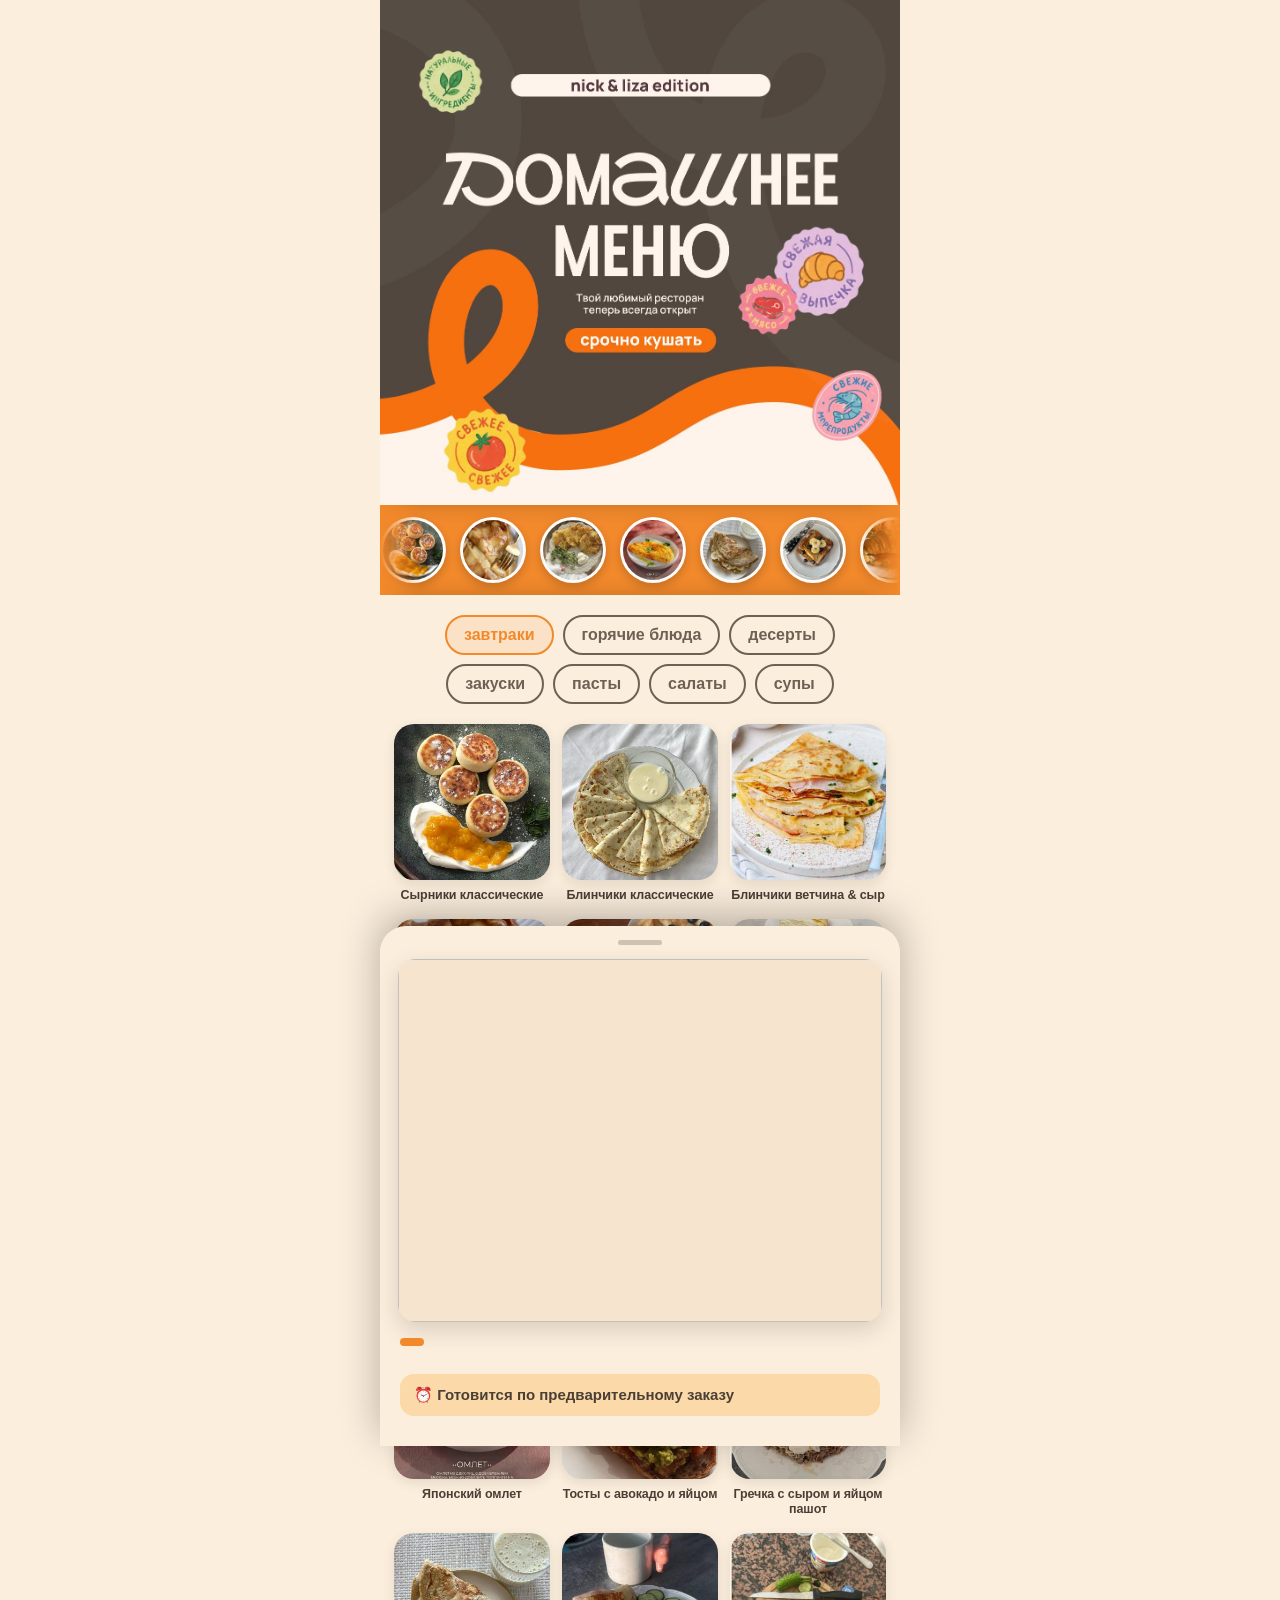
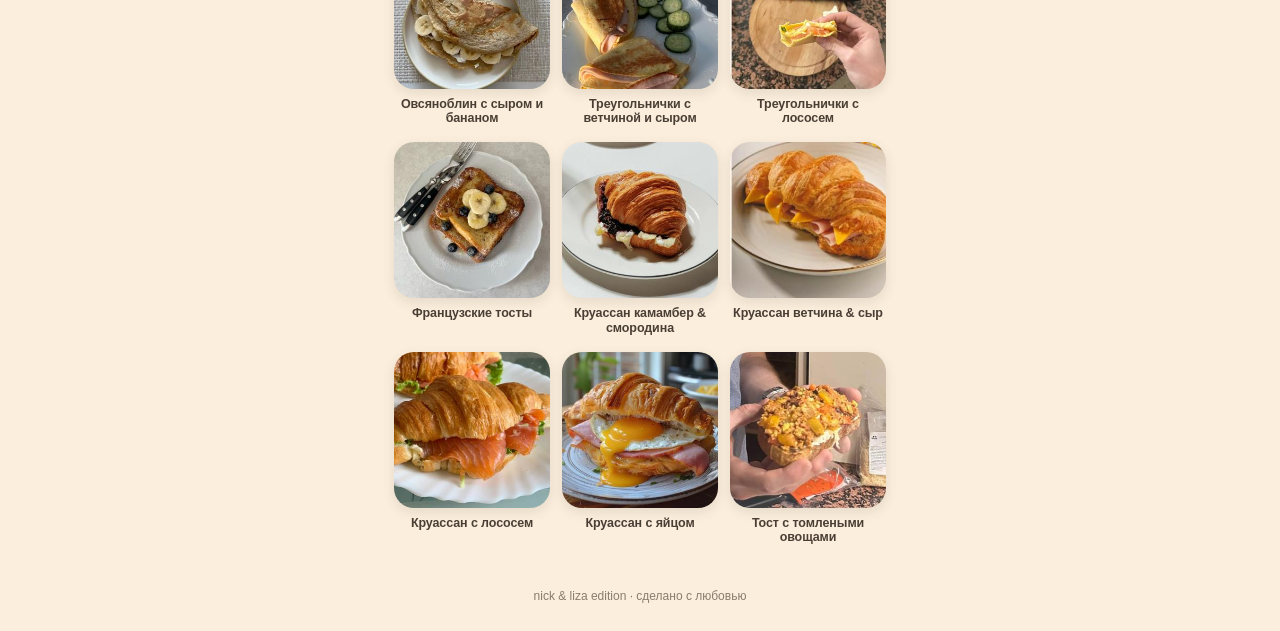
<file: menu/index.html>
<!DOCTYPE html>
<html lang="ru">
<head>
  <meta charset="utf-8" />
  <meta name="viewport" content="width=device-width, initial-scale=1, maximum-scale=1, viewport-fit=cover, user-scalable=no" />
  <meta name="theme-color" content="#4A3F35" />
  <title>Домашнее меню · nick & liza</title>
  <script src="https://telegram.org/js/telegram-web-app.js"></script>
  <link rel="stylesheet" href="styles.css" />
</head>
<body>
  <div id="app">
    <!-- HERO -->
    <header class="hero">
      <img class="hero__img" src="../assets/menu/hero.jpg" alt="Домашнее меню — nick & liza edition" />
      <button class="hero__cta" id="cta" aria-label="Смотреть меню"></button>
    </header>

    <!-- ПЛАВАЮЩАЯ ПЛАШКА (marquee) -->
    <div class="ribbon" id="ribbon">
      <div class="ribbon__track" id="ribbonTrack"></div>
    </div>

    <!-- КАТЕГОРИИ -->
    <nav class="cats" id="cats"></nav>

    <!-- ЗАМЕТКА КАТЕГОРИИ -->
    <div class="note" id="note"></div>

    <!-- СЕТКА БЛЮД -->
    <main class="grid" id="grid"></main>

    <footer class="foot">nick &amp; liza edition · сделано с любовью</footer>
  </div>

  <!-- КАРТОЧКА БЛЮДА -->
  <div class="sheet" id="sheet" aria-hidden="true">
    <div class="sheet__backdrop" id="sheetBackdrop"></div>
    <div class="sheet__card">
      <div class="sheet__grab"></div>
      <div class="sheet__img"><img id="sheetImg" alt="" /></div>
      <div class="sheet__body">
        <div class="sheet__cat" id="sheetCat"></div>
        <h2 class="sheet__name" id="sheetName"></h2>
        <p class="sheet__desc" id="sheetDesc"></p>
        <div class="sheet__pre" id="sheetPre">⏰ Готовится по предварительному заказу</div>
      </div>
    </div>
  </div>

  <script src="data.js"></script>
  <script src="app.js"></script>
</body>
</html>
</file>
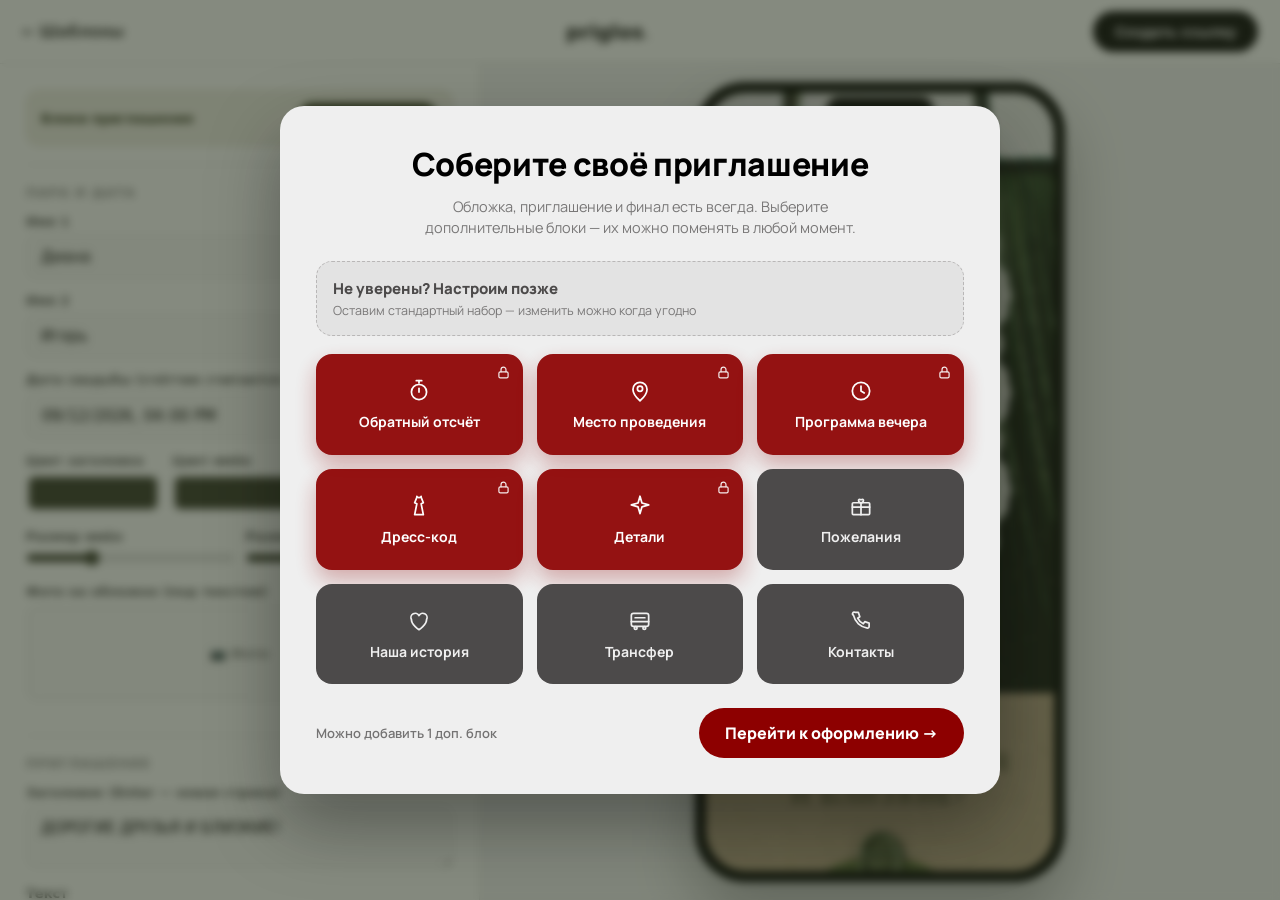
<file: constructor.html>
<!DOCTYPE html>
<html lang="ru">
<head>
  <meta charset="UTF-8" />
  <meta name="viewport" content="width=device-width, initial-scale=1.0" />
  <title>Конструктор приглашения — priglos</title>
  <!-- предзагрузка шрифтов и задника шаблона: без мигания шрифтов и быстрее первый рендер -->
  <link rel="preload" href="assets/fonts/Jun_Regular.otf" as="font" type="font/otf" crossorigin />
  <link rel="preload" href="assets/fonts/PassionsConflictRUS-Regular.otf" as="font" type="font/otf" crossorigin />
  <link rel="preload" href="assets/fonts/helvetica_regular.otf" as="font" type="font/otf" crossorigin />
  <link rel="preload" href="assets/themes/olive/site.jpg" as="image" />
  <link rel="preconnect" href="https://fonts.googleapis.com" />
  <link rel="preconnect" href="https://fonts.gstatic.com" crossorigin />
  <link href="https://fonts.googleapis.com/css2?family=Manrope:wght@400;500;600;700;800&display=swap" rel="stylesheet" />
  <link rel="stylesheet" href="fonts.css" />
  <link rel="stylesheet" href="tpl-v2.css" />
  <link rel="stylesheet" href="constructor.css" />
</head>
<body>
  <header class="cstr-header">
    <a href="index.html" class="cstr-back">← Шаблоны</a>
    <span class="cstr-logo">priglos<span>.</span></span>
    <button class="cstr-share-btn" id="shareBtn">Создать ссылку</button>
  </header>

  <main class="cstr">
    <section class="cstr-form" id="form">
      <div class="cstr-blocks-bar">
        <span>Блоки приглашения</span>
        <button id="editBlocks" type="button">Изменить блоки</button>
      </div>

      <!-- ВСЕГДА -->
      <div class="grp">
        <h3 class="grp__title">Пара и дата</h3>
        <label class="fld"><span>Имя 1</span><input data-field="name1" type="text" placeholder="Диана" /></label>
        <label class="fld"><span>Имя 2</span><input data-field="name2" type="text" placeholder="Игорь" /></label>
        <label class="fld"><span>Дата свадьбы (счётчик считается сам)</span><input data-field="date" type="datetime-local" /></label>
        <div class="color-row">
          <div class="color-fld"><span>Цвет заголовка</span><button type="button" class="color-sw" data-color="titleColor" data-default="#3c402f"></button></div>
          <div class="color-fld"><span>Цвет имён</span><button type="button" class="color-sw" data-color="nameColor" data-default="#3c402f"></button></div>
          <div class="color-fld"><span>Цвет даты</span><button type="button" class="color-sw" data-color="dateColor" data-default="#5a5e49"></button></div>
        </div>
        <div class="size-row">
          <label class="size-fld"><span>Размер имён</span><input type="range" min="5" max="14" step="0.1" data-size="nameSize" data-default="10.2" /></label>
          <label class="size-fld"><span>Размер даты</span><input type="range" min="2" max="18" step="0.1" data-size="dateSize" data-default="13" /></label>
        </div>
        <div class="fld"><span>Фото на обложке (под текстом)</span><div class="up" data-up="hero"></div></div>
      </div>

      <div class="grp">
        <h3 class="grp__title">Приглашение</h3>
        <label class="fld"><span>Заголовок (Enter — новая строка)</span><textarea data-field="inviteTitle" rows="2"></textarea></label>
        <label class="fld"><span>Текст</span><textarea data-field="inviteText" rows="3"></textarea></label>
        <div class="size-row">
          <label class="size-fld"><span>Размер заголовка</span><input type="range" min="2.5" max="7.5" step="0.1" data-size="inviteTitleSize" data-default="5.2" /></label>
          <label class="size-fld"><span>Размер текста</span><input type="range" min="1.8" max="3.6" step="0.1" data-size="inviteTextSize" data-default="2.45" /></label>
        </div>
        <div class="up-row">
          <div><span class="fld__lbl">Фото 1</span><div class="up up--sm" data-up="invite1"></div></div>
          <div><span class="fld__lbl">Фото 2</span><div class="up up--sm" data-up="invite2"></div></div>
        </div>
      </div>

      <!-- ОПЦИОНАЛЬНЫЕ БЛОКИ -->
      <div class="grp" data-block="venue">
        <h3 class="grp__title">📍 Место проведения</h3>
        <label class="fld"><span>Название площадки</span><input data-field="venueName" type="text" /></label>
        <label class="fld"><span>Адрес</span><input data-field="venueAddress" type="text" /></label>
        <label class="fld"><span>Ссылка на карты (кнопка «Посмотреть на карте»)</span><input data-field="mapsUrl" type="url" placeholder="https://yandex.ru/maps/..." /></label>
        <div class="fld"><span>Фото места</span><div class="up" data-up="venue"></div></div>
      </div>

      <div class="grp" data-block="timeline">
        <h3 class="grp__title">🕐 Программа вечера</h3>
        <div class="prog" id="progList"></div>
        <button class="btn-add" id="progAdd">+ Добавить пункт</button>
      </div>

      <div class="grp" data-block="dresscode">
        <h3 class="grp__title">👗 Дресс-код</h3>
        <label class="fld"><span>Текст</span><textarea data-field="dressText" rows="2"></textarea></label>
        <span class="fld__lbl">Палитра (нажмите на образец)</span>
        <div class="dress-edit" id="dressList"></div>
        <button class="btn-add" id="dressAdd">+ Добавить цвет</button>
      </div>

      <div class="grp" data-block="details">
        <h3 class="grp__title">✦ Детали</h3>
        <label class="fld"><span>Текст</span><textarea data-field="detailsText" rows="3"></textarea></label>
        <div class="fld"><span>Фото</span><div class="up" data-up="details"></div></div>
      </div>

      <div class="grp" data-block="gifts">
        <h3 class="grp__title">🎁 Пожелания</h3>
        <label class="fld"><span>Текст</span><textarea data-field="giftsText" rows="3"></textarea></label>
        <div class="fld"><span>Фото (полароид)</span><div class="up" data-up="gifts"></div></div>
      </div>

      <div class="grp" data-block="story">
        <h3 class="grp__title">❤ Наша история</h3>
        <label class="fld"><span>Текст</span><textarea data-field="storyText" rows="3"></textarea></label>
        <div class="fld"><span>Фото (полароид)</span><div class="up" data-up="story"></div></div>
      </div>

      <div class="grp" data-block="transport">
        <h3 class="grp__title">🚌 Трансфер</h3>
        <label class="fld"><span>Текст</span><textarea data-field="transportText" rows="3"></textarea></label>
        <div class="fld"><span>Фото (полароид)</span><div class="up" data-up="transport"></div></div>
      </div>

      <div class="grp" data-block="contacts">
        <h3 class="grp__title">📇 Контакты</h3>
        <label class="fld"><span>Текст</span><textarea data-field="contactsText" rows="3"></textarea></label>
        <div class="fld"><span>Фото (полароид)</span><div class="up" data-up="contacts"></div></div>
      </div>

      <!-- ВСЕГДА -->
      <div class="grp">
        <h3 class="grp__title">Финальная фраза</h3>
        <label class="fld"><span>Текст</span><textarea data-field="closing" rows="2"></textarea></label>
        <div class="size-row">
          <label class="size-fld"><span>Размер текста</span><input type="range" min="2" max="4.5" step="0.1" data-size="closingSize" data-default="3.1" /></label>
        </div>
      </div>

      <div class="grp">
        <h3 class="grp__title">🎵 Фоновая музыка</h3>
        <div class="music-up" id="musicUp">
          <span id="musicLabel">Загрузить аудио (mp3)</span>
          <button class="music-clear" id="musicClear" type="button" hidden>Убрать</button>
        </div>
        <p class="fld__hint">Гости услышат музыку при открытии приглашения.</p>
      </div>
    </section>

    <section class="cstr-preview">
      <div class="cstr-phone">
        <div class="cstr-notch"></div>
        <div class="cstr-screen" id="preview"></div>
      </div>
    </section>
  </main>

  <!-- ВЫБОР БЛОКОВ -->
  <div class="bsel" id="bsel">
    <div class="bsel__box">
      <h2 class="bsel__title">Соберите своё приглашение</h2>
      <p class="bsel__sub">Обложка, приглашение и финал есть всегда. Выберите дополнительные блоки — их можно поменять в любой момент.</p>
      <button class="bsel__later" id="bselLater" type="button">
        <span class="bsel__later-t">Не уверены? Настроим позже</span>
        <span class="bsel__later-s">Оставим стандартный набор — изменить можно когда угодно</span>
      </button>
      <div class="bsel__grid" id="bselGrid"></div>
      <div class="bsel__bar">
        <span class="bsel__count" id="bselCount"></span>
        <button class="bsel__done" id="bselDone">Перейти к оформлению →</button>
      </div>
    </div>
  </div>

  <!-- модалка ссылки -->
  <div class="share-modal" id="shareModal" hidden>
    <div class="share-modal__box">
      <button class="share-modal__close" id="shareClose">×</button>
      <h3>Ссылка для гостей готова 🎉</h3>
      <p>Отправьте её гостям любым удобным способом.</p>
      <div class="share-modal__link"><input id="shareLink" readonly /><button id="shareCopy">Копировать</button></div>
      <a id="shareOpen" class="share-modal__open" target="_blank">Открыть приглашение →</a>
    </div>
  </div>

  <script src="store.js"></script>
  <script src="themes.js"></script>
  <script src="animations.js"></script>
  <script src="tpl-v2.js"></script>
  <script src="scratch.js"></script>
  <script src="music.js"></script>
  <script src="colorpicker.js"></script>
  <script src="constructor.js"></script>
</body>
</html>
</file>
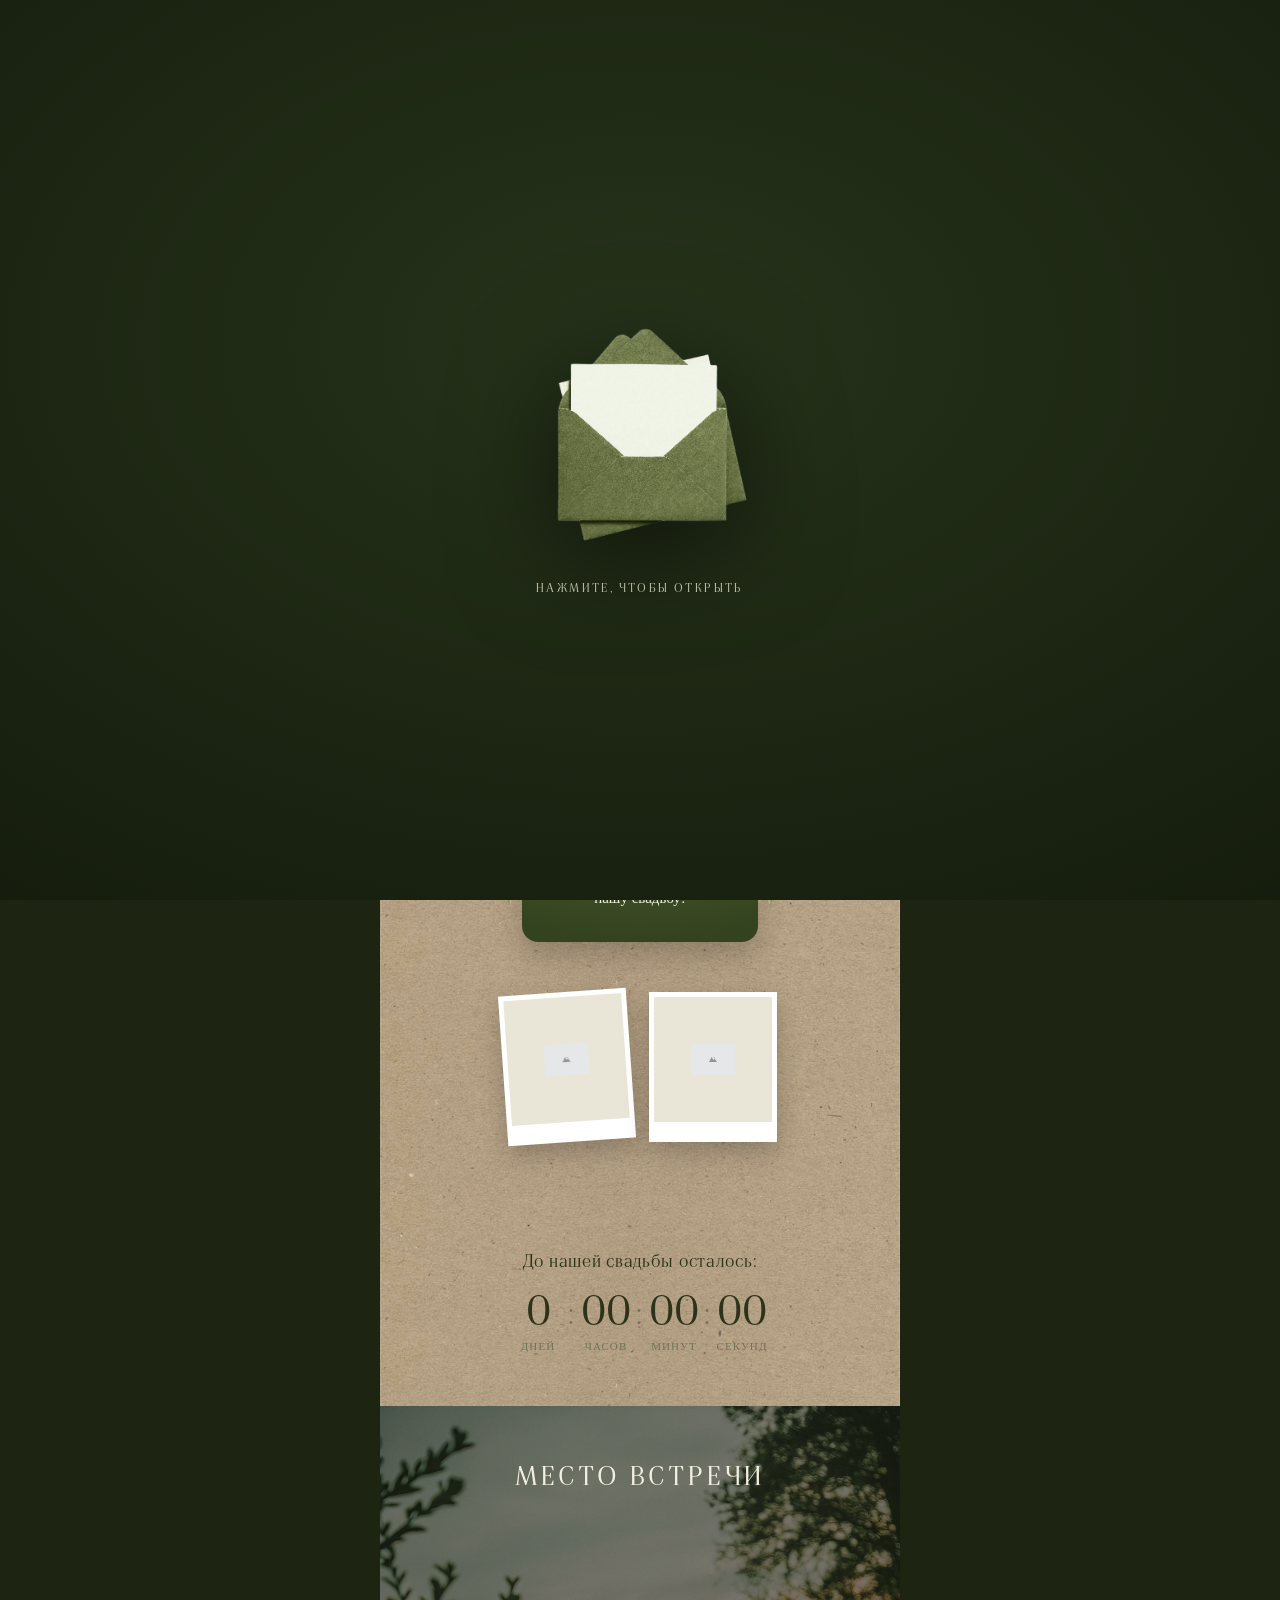
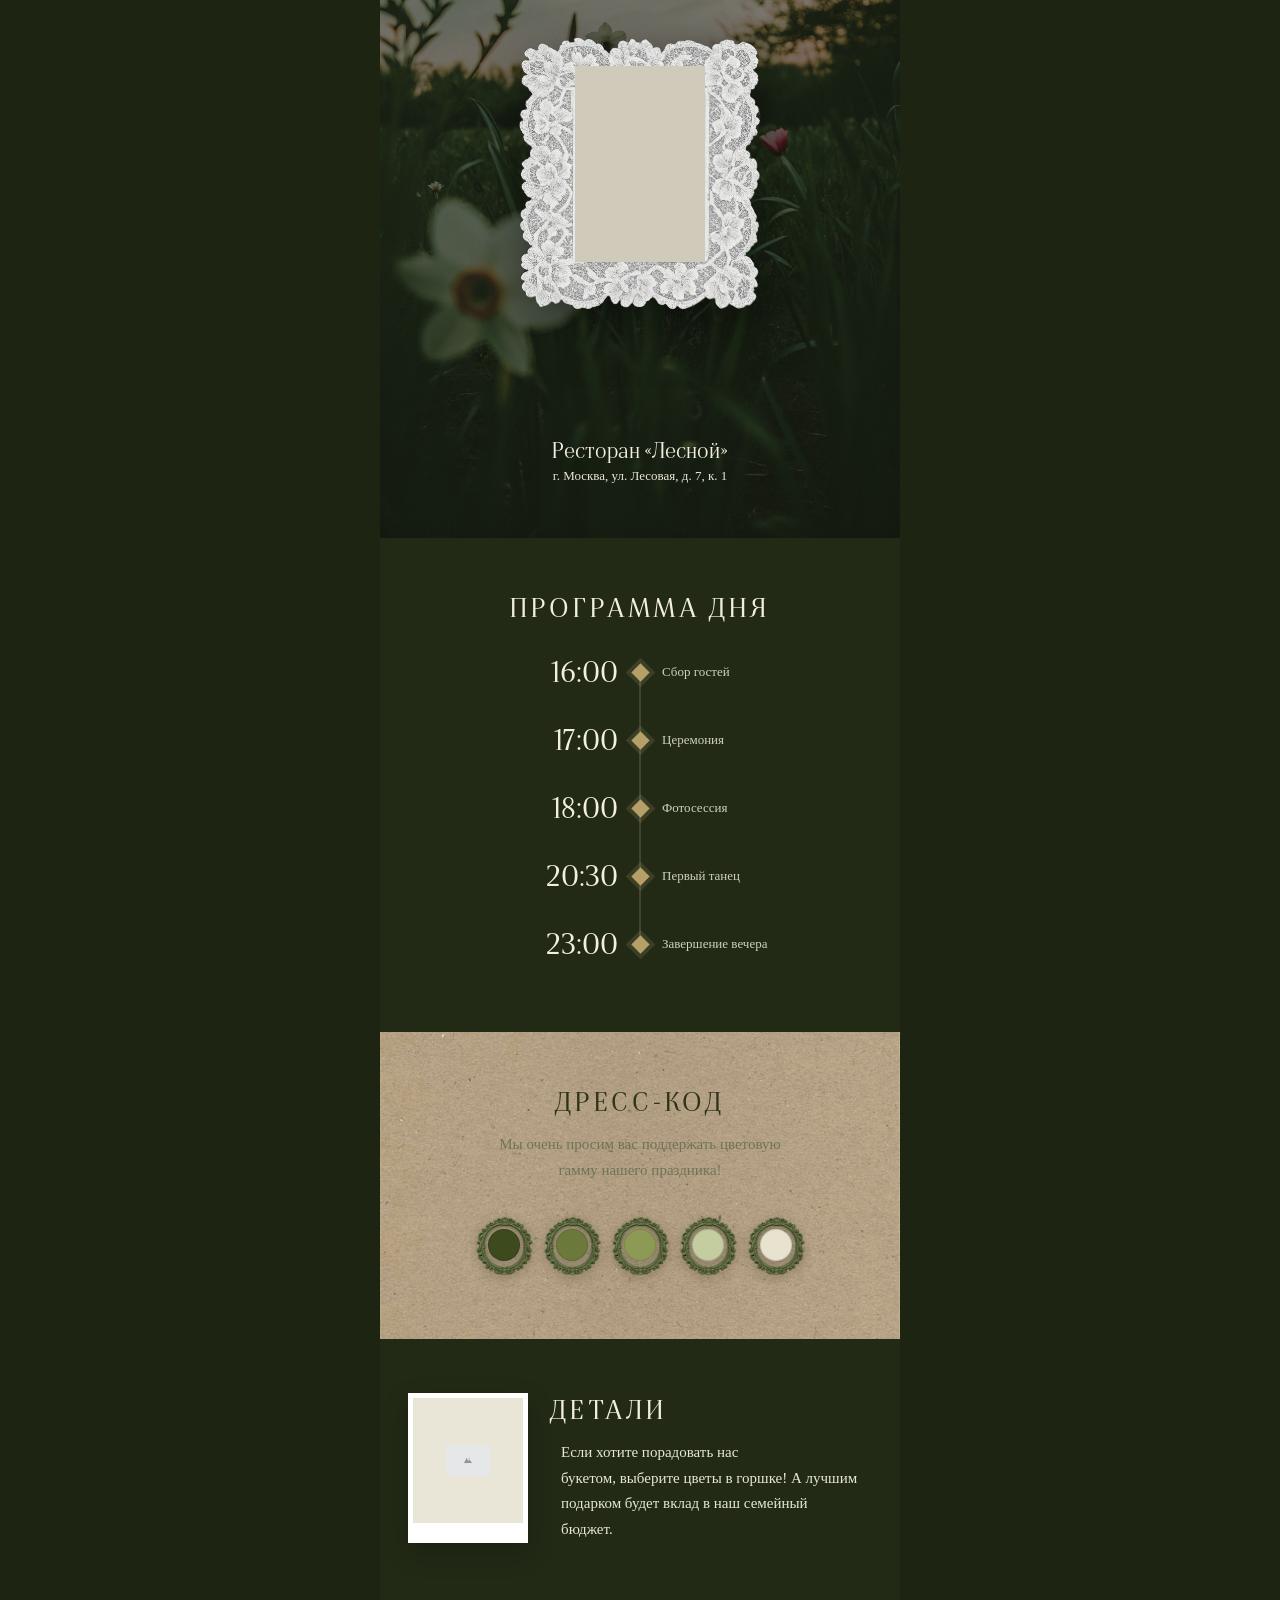
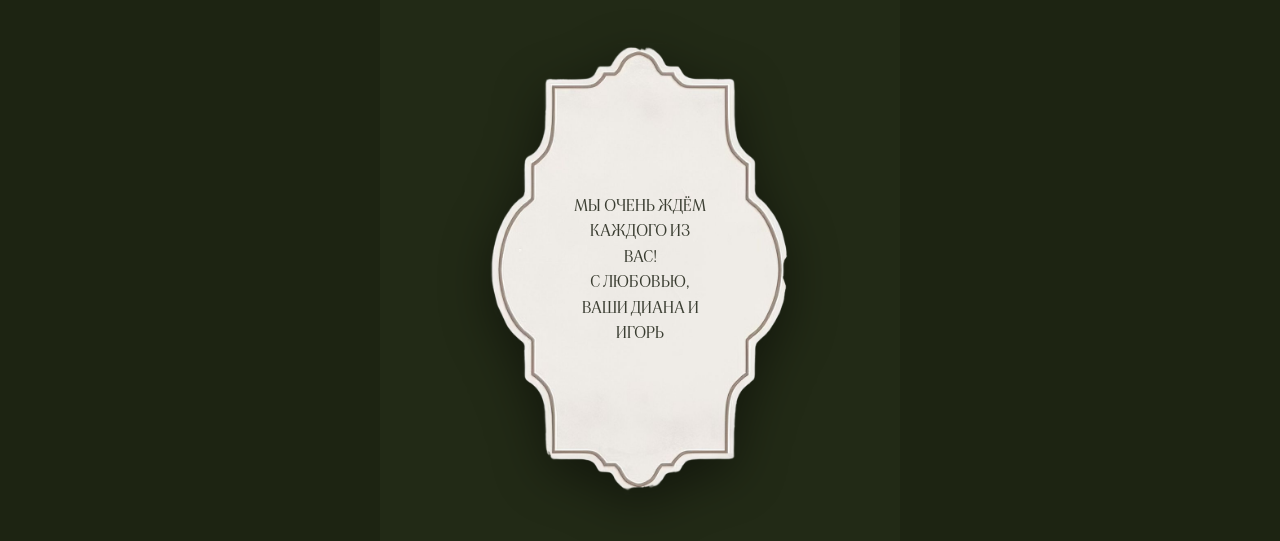
<file: invite.html>
<!DOCTYPE html>
<html lang="ru">
<head>
  <meta charset="UTF-8" />
  <meta name="viewport" content="width=device-width, initial-scale=1.0" />
  <title>Приглашение</title>
  <!-- предзагрузка шрифтов и задника шаблона: без мигания шрифтов и быстрее первый рендер -->
  <link rel="preload" href="assets/fonts/Jun_Regular.otf" as="font" type="font/otf" crossorigin />
  <link rel="preload" href="assets/fonts/PassionsConflictRUS-Regular.otf" as="font" type="font/otf" crossorigin />
  <link rel="preload" href="assets/fonts/helvetica_regular.otf" as="font" type="font/otf" crossorigin />
  <!-- предзагрузка задника нужной темы (по theme из ссылки) — быстрый первый рендер, без лишних байт -->
  <script>
    (function(){try{
      var m=/data=([^&]+)/.exec(location.hash); if(!m) return;
      var s=JSON.parse(decodeURIComponent(escape(atob(m[1])))); var t=s.theme||'';
      if(t!=='olive'&&t!=='burgundy') return;
      var l=document.createElement('link'); l.rel='preload'; l.as='image';
      l.href='assets/themes/'+t+'/site.jpg'; document.head.appendChild(l);
      if(t==='olive'){var o=document.createElement('link');o.rel='preload';o.as='image';o.href='assets/themes/olive/open-intro.jpg';document.head.appendChild(o);}
    }catch(e){}})();
  </script>
  <link rel="stylesheet" href="fonts.css" />
  <link rel="stylesheet" href="animations.css" />
  <link rel="stylesheet" href="tpl-v2.css" />
  <style>
    *{box-sizing:border-box;margin:0;padding:0;}
    /* приглашение на весь экран: без зазоров по бокам и без горизонтального сдвига */
    html,body{overflow-x:hidden;background:#1d2412;}
    body{font-family:system-ui,-apple-system,'Segoe UI',Roboto,sans-serif;}
    .stage-wrap{width:100%;max-width:520px;margin:0 auto;background:#1d2412;overflow-x:hidden;}
  </style>
</head>
<body>
  <div class="stage-wrap">
    <div id="invite"></div>
  </div>

  <script src="store.js"></script>
  <script src="themes.js"></script>
  <script src="animations.js"></script>
  <script src="tpl-v2.js"></script>
  <script src="scratch.js"></script>
  <script src="music.js"></script>
  <script src="invite.js"></script>
</body>
</html>
</file>
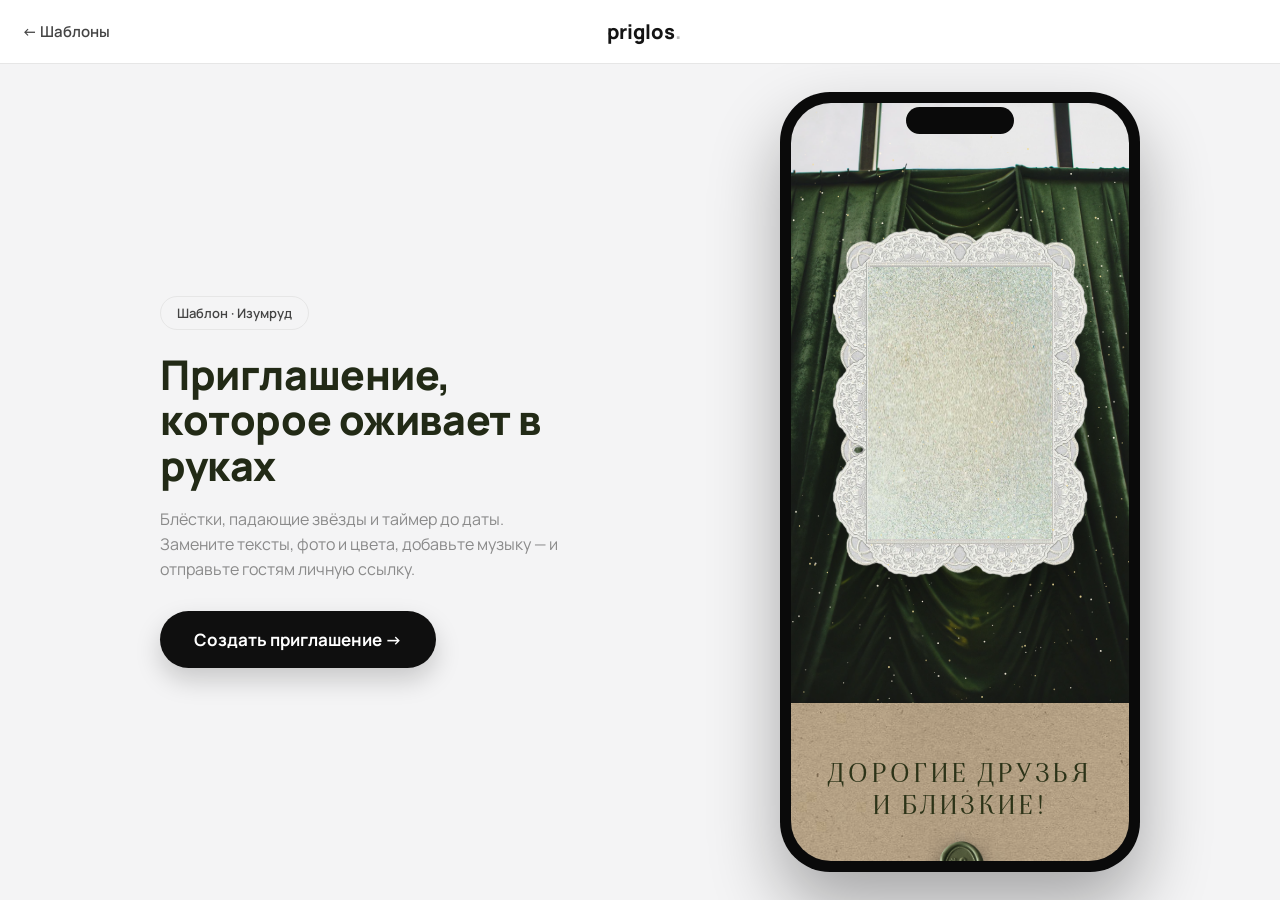
<file: preview.html>
<!DOCTYPE html>
<html lang="ru">
<head>
  <meta charset="UTF-8" />
  <meta name="viewport" content="width=device-width, initial-scale=1.0" />
  <title>Предпросмотр шаблона — priglos</title>
  <!-- предзагрузка шрифтов и задника шаблона: без мигания шрифтов и быстрее первый рендер -->
  <link rel="preload" href="assets/fonts/Jun_Regular.otf" as="font" type="font/otf" crossorigin />
  <link rel="preload" href="assets/fonts/PassionsConflictRUS-Regular.otf" as="font" type="font/otf" crossorigin />
  <link rel="preload" href="assets/fonts/helvetica_regular.otf" as="font" type="font/otf" crossorigin />
  <link rel="preload" href="assets/themes/olive/site.jpg" as="image" />
  <link rel="preconnect" href="https://fonts.googleapis.com" />
  <link rel="preconnect" href="https://fonts.gstatic.com" crossorigin />
  <link href="https://fonts.googleapis.com/css2?family=Manrope:wght@400;500;600;700;800&display=swap" rel="stylesheet" />
  <link rel="stylesheet" href="fonts.css" />
  <link rel="stylesheet" href="tpl-v2.css" />
  <style>
    *{box-sizing:border-box;margin:0;padding:0;}
    body{font-family:'Manrope',system-ui,-apple-system,'Segoe UI',Roboto,sans-serif;color:#141414;background:#f4f4f5;}
    .pv-header{position:sticky;top:0;z-index:50;height:64px;display:flex;align-items:center;justify-content:space-between;padding:0 22px;background:#fff;border-bottom:1px solid #e6e6e6;}
    .pv-back{color:#444;text-decoration:none;font-weight:600;font-size:15px;}
    .pv-logo{font-weight:800;font-size:20px;}.pv-logo span{color:#bbb;}
    .pv-main{display:grid;grid-template-columns:1fr 1fr;min-height:calc(100vh - 64px);align-items:center;}
    .pv-info{padding:60px;max-width:540px;margin-left:auto;}
    .pv-tag{display:inline-block;padding:7px 16px;border:1px solid #e6e6e6;border-radius:999px;font-size:13px;font-weight:600;color:#444;margin-bottom:22px;}
    .pv-title{font-family:'Manrope',sans-serif;font-size:clamp(30px,3.2vw,46px);font-weight:800;letter-spacing:-.01em;line-height:1.12;margin-bottom:18px;color:#222a16;}
    .pv-sub{color:#8a8a8a;font-size:16px;line-height:1.55;margin-bottom:30px;}
    .pv-create{display:inline-flex;align-items:center;justify-content:center;background:#0f0f0f;color:#fff;border:none;cursor:pointer;font-weight:700;font-size:17px;padding:17px 34px;border-radius:999px;box-shadow:0 12px 26px rgba(0,0,0,.18);text-decoration:none;transition:transform .15s;}
    .pv-create:hover{transform:translateY(-2px);}
    .pv-stagewrap{display:flex;flex-direction:column;align-items:center;justify-content:center;padding:24px 20px;height:calc(100vh - 64px);}
    .pv-phone{position:relative;height:min(780px,calc(100vh - 110px));aspect-ratio:360/780;background:#0a0a0a;border-radius:50px;padding:11px;box-shadow:0 34px 70px rgba(0,0,0,.32);}
    .pv-notch{position:absolute;top:15px;left:50%;transform:translateX(-50%);width:108px;height:27px;background:#0a0a0a;border-radius:16px;z-index:30;}
    .pv-screen{position:relative;height:100%;width:100%;border-radius:40px;overflow-y:auto;overflow-x:hidden;background:#1d2412;scrollbar-width:none;}
    .pv-screen::-webkit-scrollbar{display:none;}
    @media(max-width:900px){.pv-main{grid-template-columns:1fr;}.pv-info{order:2;padding:30px;margin:0 auto;text-align:center;}.pv-stagewrap{order:1;height:640px;}.pv-create{width:100%;}}
  </style>
</head>
<body>
  <header class="pv-header">
    <a href="index.html" class="pv-back">← Шаблоны</a>
    <span class="pv-logo">priglos<span>.</span></span>
    <span style="width:80px"></span>
  </header>
  <main class="pv-main">
    <div class="pv-info">
      <span class="pv-tag">Шаблон · Свадьба «Изумруд»</span>
      <h1 class="pv-title">Приглашение,<br />которое оживает в руках</h1>
      <p class="pv-sub">Блёстки, падающие звёзды и таймер до даты. Замените тексты, фото и цвета, добавьте музыку — и отправьте гостям личную ссылку.</p>
      <a href="constructor.html" class="pv-create">Создать приглашение →</a>
    </div>
    <div class="pv-stagewrap">
      <div class="pv-phone"><div class="pv-notch"></div><div class="pv-screen" id="preview"></div></div>
    </div>
  </main>

  <script src="themes.js"></script>
  <script src="animations.js"></script>
  <script src="tpl-v2.js"></script>
  <script src="scratch.js"></script>
  <script>
    const themeId = new URLSearchParams(location.search).get('theme') || 'emerald';
    const theme = ThemeKit.get(themeId);
    // только тема — остальные дефолты (и палитру дресс-кода темы) подставит render
    const state = { theme: themeId };
    document.querySelector('.pv-tag').textContent = 'Шаблон · ' + (theme.name || 'Свадьба');
    document.querySelector('.pv-create').href = 'constructor.html?theme=' + encodeURIComponent(themeId);
    const root = document.getElementById('preview');
    root.innerHTML = TPLV2.markup();
    TPLV2.render(state, root, { scratch: true, animate: true, themeId });
    TPLV2.startCountdown(root, () => state);
    const sc = root.querySelector('[data-scratch]');
    if (sc) ScratchEffect.init(sc, (theme.decor && theme.decor.glitter) || 'frost', {
      radius: 24,
      onReveal: () => {
        if (!window.Animations) return;
        const olv = root.querySelector('.olv');
        if (olv) Animations.glitterBurst(olv);           // салют по обложке
        else Animations.replayReveal(root.querySelector('.v2-hero__frame'));
      },
    });
  </script>
</body>
</html>
</file>
<file: styles.css>
/* ░░░ TOKENS ░░░ */
:root {
  --black: #0f0f0f;
  --ink: #111111;
  --muted: #8b8b8b;
  --muted-2: #a7a7a7;
  --line: #ececec;
  --bg: #ffffff;
  --bg-soft: #f6f6f6;
  --ph: #d9d9d9;
  --radius: 28px;
  --radius-sm: 999px;
  --maxw: 1180px;
  --ease: cubic-bezier(.22,.61,.36,1);
}

* { box-sizing: border-box; margin: 0; padding: 0; }

html { scroll-behavior: smooth; }

body {
  font-family: 'Manrope', system-ui, -apple-system, 'Segoe UI', Roboto, Arial, sans-serif;
  color: var(--ink);
  background: var(--bg);
  line-height: 1.5;
  -webkit-font-smoothing: antialiased;
}

img { max-width: 100%; display: block; }
a { color: inherit; text-decoration: none; }
button { font-family: inherit; cursor: pointer; border: none; background: none; }

.container { width: 100%; max-width: var(--maxw); margin: 0 auto; padding: 0 24px; }
.center { display: flex; justify-content: center; margin-top: 40px; }
.center--gap { margin-top: 48px; }
.section { padding: 110px 0; }

/* ░░░ TYPO HELPERS ░░░ */
.eyebrow {
  color: var(--muted);
  font-size: 15px;
  font-weight: 500;
  letter-spacing: .2px;
}
.eyebrow--center { text-align: center; }

.section__title {
  text-align: center;
  font-size: clamp(28px, 4vw, 46px);
  font-weight: 800;
  letter-spacing: -.02em;
  line-height: 1.08;
}
.section__title--left { text-align: left; }

.section__subtitle {
  text-align: center;
  color: var(--muted);
  font-size: clamp(15px, 1.4vw, 18px);
  margin-top: 18px;
}
.section__subtitle--left { text-align: left; }

.tag {
  display: inline-block;
  padding: 7px 16px;
  border: 1px solid var(--line);
  border-radius: var(--radius-sm);
  font-size: 13px;
  font-weight: 600;
  color: #444;
  margin-bottom: 28px;
}
.tag--center { display: block; width: fit-content; margin-left: auto; margin-right: auto; }

/* ░░░ BUTTONS ░░░ */
.btn {
  display: inline-flex;
  align-items: center;
  justify-content: center;
  border-radius: var(--radius-sm);
  font-weight: 600;
  font-size: 16px;
  padding: 16px 32px;
  transition: transform .2s var(--ease), background .2s, box-shadow .2s;
}
.btn:hover { transform: translateY(-2px); }
.btn--dark { background: var(--black); color: #fff; box-shadow: 0 10px 24px rgba(0,0,0,.16); }
.btn--dark:hover { box-shadow: 0 14px 30px rgba(0,0,0,.24); }
.btn--ghost { background: #fff; color: var(--ink); border: 1px solid var(--line); }
.btn--ghost:hover { background: var(--bg-soft); }
.btn--sm { padding: 11px 22px; font-size: 14px; }

/* ░░░ HEADER ░░░ */
.header {
  position: sticky;
  top: 0;
  z-index: 100;
  background: rgba(255,255,255,.82);
  backdrop-filter: blur(14px);
  border-bottom: 1px solid var(--line);
}
.header__inner {
  display: flex;
  align-items: center;
  justify-content: space-between;
  height: 72px;
}
.logo { font-size: 22px; font-weight: 800; letter-spacing: -.02em; }
.logo span { color: var(--muted-2); }

.nav { display: flex; align-items: center; gap: 30px; }
.nav__link { font-size: 15px; font-weight: 500; color: #444; transition: color .2s; }
.nav__link:hover { color: var(--black); }

.burger { display: none; flex-direction: column; gap: 5px; width: 44px; height: 44px;
  align-items: center; justify-content: center; border: 1px solid var(--line); border-radius: 50%; }
.burger span { width: 18px; height: 2px; background: var(--ink); border-radius: 2px; transition: .25s; }
.burger.is-open span:nth-child(1) { transform: translateY(7px) rotate(45deg); }
.burger.is-open span:nth-child(2) { opacity: 0; }
.burger.is-open span:nth-child(3) { transform: translateY(-7px) rotate(-45deg); }

/* ░░░ HERO ░░░ */
.hero {
  background: linear-gradient(180deg, #ffffff 0%, #f4f4f2 52%, #ffffff 100%);
  padding-top: 70px;
  overflow: hidden;
}
.hero__inner { text-align: center; }
.hero__title {
  font-size: clamp(34px, 6vw, 70px);
  font-weight: 800;
  letter-spacing: -.03em;
  line-height: 1.02;
  margin: 18px 0 20px;
}
.hero__subtitle { color: var(--muted); font-size: clamp(15px, 1.6vw, 19px); }

.hero__fan {
  position: relative;
  height: 420px;
  margin-top: 46px;
  display: flex;
  align-items: flex-start;
  justify-content: center;
}
.fan-card {
  position: absolute;
  top: 0;
  width: 244px;
  height: 372px;
  background: #f2efe9 center/cover no-repeat;
  border-radius: 18px;
  transform-origin: bottom center;
  box-shadow: 0 22px 44px rgba(0,0,0,.16);
  transition: transform .6s var(--ease), box-shadow .6s var(--ease);
}
.fan-card--1 { background-image: url('assets/hero/card1.jpg'); transform: translateX(-330px) rotate(-15deg); z-index: 1; }
.fan-card--2 { background-image: url('assets/hero/card2.jpg'); transform: translateX(-168px) rotate(-7.5deg); z-index: 2; }
.fan-card--3 { background-image: url('assets/hero/card3.jpg'); transform: translateX(0) rotate(0deg); z-index: 3; }
.fan-card--4 { background-image: url('assets/hero/card4.jpg'); transform: translateX(168px) rotate(7.5deg); z-index: 2; }
.fan-card--5 { background-image: url('assets/hero/card5.jpg'); transform: translateX(330px) rotate(15deg); z-index: 1; }

/* десктоп: наведение в центр веера — карточки красиво разлетаются (только устройства с реальным ховером) */
@media (hover: hover) and (pointer: fine) {
  .hero__fan:hover .fan-card { box-shadow: 0 32px 60px rgba(0,0,0,.2); }
  .hero__fan:hover .fan-card--1 { transform: translateX(-446px) translateY(-22px) rotate(-20deg); }
  .hero__fan:hover .fan-card--2 { transform: translateX(-228px) translateY(-10px) rotate(-10deg); }
  .hero__fan:hover .fan-card--3 { transform: translateX(0) translateY(-30px) rotate(0deg) scale(1.05); }
  .hero__fan:hover .fan-card--4 { transform: translateX(228px) translateY(-10px) rotate(10deg); }
  .hero__fan:hover .fan-card--5 { transform: translateX(446px) translateY(-22px) rotate(20deg); }
}

.hero__cta { margin: 14px 0 76px; }

/* ░░░ TEMPLATES ░░░ */
.templates { background: #fff; }
.filters__label { text-align: center; color: var(--muted); font-size: 14px; margin: 46px 0 16px; }
.filters { display: flex; justify-content: center; gap: 12px; }
.filters--wrap { flex-wrap: wrap; max-width: 760px; margin: 0 auto; }

.pill {
  padding: 13px 24px;
  border-radius: var(--radius-sm);
  border: 1px solid var(--line);
  background: #fff;
  font-size: 15px;
  font-weight: 600;
  color: #333;
  box-shadow: 0 4px 10px rgba(0,0,0,.03);
  transition: .2s var(--ease);
}
.pill:hover { border-color: #c9c9c9; }
.pill.is-active { background: var(--black); color: #fff; border-color: var(--black); }
.pill--soft { box-shadow: none; }

.cards {
  display: grid;
  grid-template-columns: repeat(3, 1fr);
  gap: 28px;
  margin-top: 56px;
}
.card {
  border: 1px solid var(--line);
  border-radius: 22px;
  padding: 18px;
  background: #fff;
  transition: transform .25s var(--ease), box-shadow .25s;
}
.card:hover { transform: translateY(-4px); box-shadow: 0 20px 40px rgba(0,0,0,.07); }
.card--more { display: none; }
.cards.is-expanded .card--more {
  display: block;
  animation: cardIn .5s var(--ease) both;
}
@keyframes cardIn {
  from { opacity: 0; transform: translateY(24px); }
  to   { opacity: 1; transform: translateY(0); }
}
.card__preview {
  display: flex;
  gap: 14px;
  background: #fff;
  border: 1px solid var(--line);
  border-radius: 16px;
  padding: 18px;
  margin-bottom: 18px;
}
.card__preview .ph {
  flex: 1;
  aspect-ratio: 4/5;
  background: var(--black);
  border-radius: 10px;
}
/* карточка реального шаблона с превью-картинкой */
.card--feature { border-color: #b6a06a; box-shadow: 0 14px 30px rgba(58,74,35,.10); }
.card__preview--img {
  display: block;
  padding: 0;
  border: none;
  aspect-ratio: 6928 / 6404;
  background-size: contain;
  background-position: center;
  background-repeat: no-repeat;
  overflow: hidden;
}
/* скрытие карточек фильтром (перебивает раскрытие .card--more) */
.card.is-hidden { display: none !important; }
.card__head { display: flex; align-items: center; justify-content: space-between; gap: 12px; }
.card__title { font-size: 21px; font-weight: 700; }
.price {
  background: var(--black);
  color: #fff;
  font-size: 14px;
  font-weight: 600;
  padding: 8px 16px;
  border-radius: var(--radius-sm);
  white-space: nowrap;
}
.card__text { color: var(--muted); font-size: 14.5px; margin: 12px 0 16px; }
.chip {
  display: inline-block;
  font-size: 12.5px;
  font-weight: 600;
  color: #555;
  padding: 6px 14px;
  border: 1px solid var(--line);
  border-radius: var(--radius-sm);
}

/* ░░░ ADVANTAGES ░░░ */
.advantages { background: #fff; }
.advantages__top {
  display: grid;
  grid-template-columns: 1fr 1fr;
  gap: 40px;
  align-items: center;
}
.advantages__intro .btn { margin-top: 30px; }
.advantages__intro .section__subtitle { max-width: 420px; }

.phone { display: flex; justify-content: center; }
.phone__frame {
  position: relative;
  width: 280px;
  height: 560px;
  background: #0c0c0c;
  border-radius: 48px;
  padding: 12px;
  box-shadow: 0 40px 80px rgba(0,0,0,.25);
  transform: rotate(-14deg);
}
.phone__notch {
  position: absolute;
  top: 24px; left: 50%; transform: translateX(-50%);
  width: 90px; height: 26px; background: #0c0c0c; border-radius: 14px; z-index: 2;
}
.phone__screen {
  width: 100%; height: 100%;
  border-radius: 38px;
  background: linear-gradient(160deg, #f1f1f1, #fafafa);
}

.features {
  display: grid;
  grid-template-columns: repeat(4, 1fr);
  gap: 36px;
  margin-top: 80px;
}
.feature__icon { width: 72px; height: 72px; object-fit: contain; margin-bottom: 16px; }
.feature__title { font-size: 19px; font-weight: 700; margin-bottom: 10px; }
.feature__text { color: var(--muted); font-size: 14.5px; }

/* ░░░ COMPARE ░░░ */
.compare { background: #fff; }
.compare__inner { max-width: 900px; }
.table { margin-top: 56px; }
.table__row {
  display: grid;
  grid-template-columns: 1fr 1.4fr 1.4fr;
  gap: 16px;
  padding: 22px 8px;
  border-bottom: 1px solid var(--line);
  align-items: center;
}
.table__row--head { padding-top: 0; }
.table__cell { font-size: 16px; color: #333; }
.table__cell--th { font-weight: 700; color: var(--black); font-size: 17px; }
.table__cell--key { font-weight: 700; color: var(--black); }

/* ░░░ REVIEWS ░░░ */
.reviews { background: #fff; overflow: hidden; }
.carousel {
  position: relative;
  margin-top: 56px;
}
.carousel__track {
  display: flex;
  gap: 22px;
  overflow-x: auto;
  scroll-snap-type: x mandatory;
  scroll-behavior: smooth;
  padding: 6px 24px 20px;
  scrollbar-width: none;
}
.carousel__track::-webkit-scrollbar { display: none; }

.review {
  position: relative;
  flex: 0 0 300px;
  height: 440px;
  border-radius: 22px;
  overflow: hidden;
  scroll-snap-align: center;
  display: flex;
  align-items: flex-end;
  color: #fff;
}
.review--g1 { background: #3c4536 url('assets/reviews/1.jpg') center/cover no-repeat; }
.review--g2 { background: #332620 url('assets/reviews/2.jpg') center/cover no-repeat; }
.review--g3 { background: #2c1020 url('assets/reviews/3.jpg') center/cover no-repeat; }
.review--g4 { background: #4a1f18 url('assets/reviews/4.jpg') center/cover no-repeat; }
.review--g5 { background: #241b30 url('assets/reviews/5.jpg') center/cover no-repeat; }
.review--g6 { background: #2c1414 url('assets/reviews/6.jpg') center/cover no-repeat; }
.review--g7 { background: #1d2a30 url('assets/reviews/7.jpg') center/cover no-repeat; }
.review__shade {
  position: absolute; inset: 0;
  background: linear-gradient(180deg, rgba(0,0,0,0) 30%, rgba(0,0,0,.72) 100%);
}
.review__body { position: relative; z-index: 2; padding: 26px; }
.review__quote { font-size: 15px; line-height: 1.45; font-weight: 500; }
.review__author { font-weight: 700; margin: 14px 0 12px; }
.chip--light {
  color: #fff;
  border-color: rgba(255,255,255,.5);
  background: rgba(255,255,255,.12);
}

.carousel__arrow {
  position: absolute;
  top: 50%; transform: translateY(-50%);
  z-index: 10;
  width: 52px; height: 52px;
  border-radius: 50%;
  background: #fff;
  border: 1px solid var(--line);
  box-shadow: 0 10px 24px rgba(0,0,0,.12);
  font-size: 28px;
  line-height: 1;
  color: var(--ink);
  display: flex; align-items: center; justify-content: center;
  transition: .2s;
}
.carousel__arrow:hover { background: var(--black); color: #fff; }
.carousel__arrow--prev { left: 12px; }
.carousel__arrow--next { right: 12px; }

/* ░░░ FAQ (аккордеон) ░░░ */
.faq { background: #fff; }
.faq__list {
  max-width: 820px;
  margin: 56px auto 0;
  display: flex;
  flex-direction: column;
}
.faq__item { border-bottom: 1px solid var(--line); }
.faq__q {
  width: 100%;
  text-align: left;
  padding: 28px 0;
  font-size: clamp(18px, 2vw, 24px);
  font-weight: 700;
  color: var(--muted-2);
  transition: color .25s;
  line-height: 1.25;
}
.faq__q:hover { color: #555; }
.faq__item.is-open .faq__q { color: var(--black); }

.faq__panel {
  overflow: hidden;
  max-height: 0;
  transition: max-height .45s var(--ease);
}
.faq__item.is-open .faq__panel { max-height: 320px; }
.faq__text {
  margin: 0 0 28px;
  font-size: 17px;
  color: #555;
  line-height: 1.6;
}
.faq__text::after { content: '▌'; color: var(--muted-2); animation: blink 1s steps(1) infinite; }
.faq__text.done::after { content: ''; }
@keyframes blink { 50% { opacity: 0; } }

/* ░░░ FOOTER ░░░ */
.footer { background: #fff; border-top: 1px solid var(--line); padding: 80px 0 40px; }
.footer__inner {
  display: grid;
  grid-template-columns: 1.4fr 1fr 1fr 1.6fr;
  gap: 40px;
}
.footer__title { font-size: clamp(26px, 3vw, 40px); font-weight: 800; letter-spacing: -.02em; line-height: 1.05; }
.footer__head { font-weight: 700; margin-bottom: 14px; }
.footer__muted { color: var(--muted); font-size: 14px; margin-bottom: 12px; }
.footer__link { display: block; color: #444; font-size: 15px; margin-bottom: 10px; transition: color .2s; }
.footer__link:hover { color: var(--black); }

.footer__cta {
  background: var(--bg-soft);
  border-radius: 24px;
  padding: 30px;
  display: flex;
  gap: 20px;
  align-items: center;
  overflow: hidden;
}
.footer__cta-title { font-size: 24px; font-weight: 800; letter-spacing: -.02em; line-height: 1.1; }
.footer__cta-sub { color: var(--muted); font-size: 14px; margin: 12px 0 20px; }
.footer__cta-img {
  flex: 0 0 170px;
  align-self: flex-end;
  width: 170px;
  height: auto;
  object-fit: contain;
}
.footer__bottom {
  margin-top: 50px;
  padding-top: 24px;
  border-top: 1px solid var(--line);
  color: var(--muted);
  font-size: 14px;
}

/* ░░░ RESPONSIVE ░░░ */
@media (max-width: 980px) {
  .section { padding: 80px 0; }
  .nav { display: none; }
  .burger { display: flex; }
  .nav.is-open {
    display: flex;
    position: absolute;
    top: 72px; left: 0; right: 0;
    flex-direction: column;
    align-items: stretch;
    gap: 0;
    background: #fff;
    border-bottom: 1px solid var(--line);
    padding: 12px 24px 20px;
    box-shadow: 0 20px 30px rgba(0,0,0,.06);
  }
  .nav.is-open .nav__link { padding: 14px 0; border-bottom: 1px solid var(--line); }
  .nav.is-open .btn { margin-top: 14px; }

  .advantages__top { grid-template-columns: 1fr; }
  .phone { margin-top: 40px; }
  .features { grid-template-columns: repeat(2, 1fr); gap: 30px; }
  .cards { grid-template-columns: repeat(2, 1fr); }
  .faq__grid { grid-template-columns: 1fr; gap: 32px; }
  .footer__inner { grid-template-columns: 1fr 1fr; }
  .footer__cta { grid-column: 1 / -1; }
}

@media (max-width: 620px) {
  .section { padding: 64px 0; }
  /* уменьшаем декоративный «телефон» — из-за поворота его габарит вылезал за экран (гориз. скролл) */
  .phone__frame { width: 208px; height: 416px; border-radius: 40px; }
  .phone__notch { width: 76px; height: 22px; top: 20px; }
  .hero__fan { height: 300px; }
  .hero__cta { margin: 8px 0 56px; }
  .fan-card { width: 150px; height: 229px; }
  /* исходное состояние на телефоне — аккуратная стопка (веер собран) */
  .fan-card--1 { transform: translateX(-54px) rotate(-6deg); }
  .fan-card--2 { transform: translateX(-27px) rotate(-3deg); }
  .fan-card--3 { transform: translateX(0) rotate(0deg); }
  .fan-card--4 { transform: translateX(27px) rotate(3deg); }
  .fan-card--5 { transform: translateX(54px) rotate(6deg); }
  /* при скролле вниз (JS вешает .is-spread) — веер раскрывается */
  .hero__fan.is-spread .fan-card { box-shadow: 0 26px 48px rgba(0,0,0,.2); }
  .hero__fan.is-spread .fan-card--1 { transform: translateX(-150px) translateY(-6px) rotate(-16deg); }
  .hero__fan.is-spread .fan-card--2 { transform: translateX(-78px) translateY(-3px) rotate(-8deg); }
  .hero__fan.is-spread .fan-card--3 { transform: translateX(0) translateY(-12px) rotate(0deg); }
  .hero__fan.is-spread .fan-card--4 { transform: translateX(78px) translateY(-3px) rotate(8deg); }
  .hero__fan.is-spread .fan-card--5 { transform: translateX(150px) translateY(-6px) rotate(16deg); }

  .filters { flex-wrap: wrap; }
  .cards { grid-template-columns: 1fr; }
  .features { grid-template-columns: 1fr; }

  /* таблица сравнения как в макете «БЛОК»: 3 колонки + вертикальный разделитель */
  .table__row {
    grid-template-columns: 0.85fr 1fr 1fr;
    gap: 10px;
    padding: 18px 0;
    align-items: start;
  }
  .table__cell { font-size: 13px; line-height: 1.35; }
  .table__cell--key { font-size: 13px; }
  .table__cell--th { font-size: 13px; }
  .table__row .table__cell:nth-child(3) { padding-left: 12px; border-left: 1px solid var(--line); }

  .review { flex: 0 0 78%; }
  .carousel__arrow { width: 42px; height: 42px; font-size: 22px; }
  .carousel__arrow--prev { left: 4px; }
  .carousel__arrow--next { right: 4px; }
  .footer__inner { grid-template-columns: 1fr; }
  .footer__cta { flex-direction: column; align-items: stretch; }
  .footer__cta-img { min-height: 140px; }
  .br-desktop { display: none; }
}
</file>
<file: menu/styles.css>
:root {
  --cream: #FBEEDD;
  --cream-deep: #F6E4CE;
  --ink: #4A3F35;
  --ink-soft: #6E6154;
  --accent: #F2892B;          /* меняется из JS под категорию */
  --accent-soft: #FBD9A8;
  --card-radius: 20px;
  --page-max: 520px;
}

* { box-sizing: border-box; -webkit-tap-highlight-color: transparent; }

html, body {
  margin: 0;
  padding: 0;
  background: var(--cream);
  color: var(--ink);
  font-family: -apple-system, BlinkMacSystemFont, "Segoe UI", "SF Pro Text", Roboto, "Helvetica Neue", Arial, sans-serif;
  -webkit-font-smoothing: antialiased;
  overscroll-behavior-y: none;
}

#app {
  max-width: var(--page-max);
  margin: 0 auto;
  background: var(--cream);
  min-height: 100vh;
  min-height: 100dvh;
  overflow: hidden;
}

/* ---------- HERO ---------- */
.hero {
  position: relative;
  line-height: 0;
}
.hero__img {
  width: 100%;
  height: auto;
  display: block;
}
.hero__cta {
  position: absolute;
  left: 33%;
  top: 62.5%;
  width: 34%;
  height: 9%;
  background: transparent;
  border: 0;
  border-radius: 40px;
  cursor: pointer;
}

/* ---------- ПЛАВАЮЩАЯ ПЛАШКА (marquee) ---------- */
.ribbon {
  position: relative;
  margin-top: -2px;
  background: var(--accent);
  overflow: hidden;
  padding: 12px 0;
  transition: background .5s ease;
  box-shadow: inset 0 6px 14px rgba(0,0,0,.10), inset 0 -6px 14px rgba(0,0,0,.10);
}
.ribbon::before,
.ribbon::after {
  content: "";
  position: absolute;
  top: 0; bottom: 0;
  width: 42px;
  z-index: 2;
  pointer-events: none;
}
.ribbon::before { left: 0;  background: linear-gradient(90deg, var(--accent), rgba(0,0,0,0)); }
.ribbon::after  { right: 0; background: linear-gradient(270deg, var(--accent), rgba(0,0,0,0)); }
.ribbon__track {
  display: flex;
  gap: 14px;
  width: max-content;
  animation: slide 32s linear infinite;
  will-change: transform;
}
.ribbon.paused .ribbon__track { animation-play-state: paused; }
@keyframes slide {
  /* движение слева направо */
  from { transform: translateX(-50%); }
  to   { transform: translateX(0); }
}
.ribbon__item {
  width: 66px;
  height: 66px;
  border-radius: 50%;
  object-fit: cover;
  flex: 0 0 auto;
  border: 3px solid rgba(255,255,255,.9);
  box-shadow: 0 4px 10px rgba(0,0,0,.18);
  background: var(--cream-deep);
}
@media (prefers-reduced-motion: reduce) {
  .ribbon__track { animation: none; }
}

/* ---------- КАТЕГОРИИ ---------- */
.cats {
  display: flex;
  flex-wrap: wrap;
  justify-content: center;
  gap: 9px;
  padding: 20px 14px 6px;
}
.cat {
  appearance: none;
  border: 2px solid var(--ink-soft);
  background: transparent;
  color: var(--ink-soft);
  font-size: 16px;
  font-weight: 600;
  padding: 9px 17px;
  border-radius: 30px;
  cursor: pointer;
  transition: transform .12s ease, color .25s, border-color .25s, background .25s;
  white-space: nowrap;
}
.cat:active { transform: scale(.94); }
.cat.is-active {
  color: var(--accent);
  border-color: var(--accent);
  background: color-mix(in srgb, var(--accent) 12%, transparent);
  font-weight: 700;
}

/* ---------- ЗАМЕТКА ---------- */
.note {
  text-align: center;
  color: var(--ink);
  font-weight: 700;
  font-size: 15px;
  padding: 14px 20px 4px;
  min-height: 12px;
}
.note .note__choice { font-weight: 500; color: var(--ink-soft); }
.note:empty { display: none; }

/* ---------- СЕТКА БЛЮД ---------- */
.grid {
  display: grid;
  grid-template-columns: repeat(3, 1fr);
  gap: 16px 12px;
  padding: 14px 14px 26px;
}
.dish {
  cursor: pointer;
  display: flex;
  flex-direction: column;
  align-items: center;
  gap: 8px;
  animation: pop .35s ease both;
}
@keyframes pop {
  from { opacity: 0; transform: translateY(10px) scale(.97); }
  to   { opacity: 1; transform: none; }
}
.dish__imgwrap {
  position: relative;
  width: 100%;
  aspect-ratio: 1 / 1;
  border-radius: var(--card-radius);
  overflow: hidden;
  background: var(--cream-deep);
  box-shadow: 0 4px 12px rgba(74,63,53,.12);
  transition: transform .15s ease;
}
.dish:active .dish__imgwrap { transform: scale(.95); }
.dish__img {
  width: 100%;
  height: 100%;
  object-fit: cover;
  display: block;
}
.dish__pre {
  position: absolute;
  left: 50%;
  bottom: 7px;
  transform: translateX(-50%);
  font-size: 17px;
  line-height: 1;
  filter: drop-shadow(0 1px 2px rgba(0,0,0,.4));
}
.dish__name {
  font-size: 12.5px;
  font-weight: 700;
  text-align: center;
  color: var(--ink);
  line-height: 1.18;
  letter-spacing: -.1px;
}

/* ---------- ПОДВАЛ ---------- */
.foot {
  text-align: center;
  color: var(--ink-soft);
  font-size: 12px;
  padding: 18px 20px calc(28px + env(safe-area-inset-bottom));
  opacity: .8;
}

/* ---------- КАРТОЧКА БЛЮДА (bottom sheet) ---------- */
.sheet {
  position: fixed;
  inset: 0;
  z-index: 50;
  display: flex;
  align-items: flex-end;
  justify-content: center;
  pointer-events: none;
}
.sheet[aria-hidden="false"] { pointer-events: auto; }
.sheet__backdrop {
  position: absolute;
  inset: 0;
  background: rgba(38,30,22,.55);
  opacity: 0;
  transition: opacity .3s ease;
}
.sheet[aria-hidden="false"] .sheet__backdrop { opacity: 1; }
.sheet__card {
  position: relative;
  width: 100%;
  max-width: var(--page-max);
  background: var(--cream);
  border-radius: 26px 26px 0 0;
  padding: 10px 18px calc(26px + env(safe-area-inset-bottom));
  transform: translateY(105%);
  transition: transform .34s cubic-bezier(.22,.9,.3,1);
  box-shadow: 0 -10px 40px rgba(0,0,0,.28);
}
.sheet[aria-hidden="false"] .sheet__card { transform: translateY(0); }
.sheet__grab {
  width: 44px; height: 5px;
  border-radius: 3px;
  background: rgba(74,63,53,.25);
  margin: 4px auto 14px;
}
.sheet__img {
  width: 100%;
  aspect-ratio: 4 / 3;
  border-radius: 18px;
  overflow: hidden;
  background: var(--cream-deep);
  box-shadow: 0 8px 22px rgba(74,63,53,.18);
}
.sheet__img img { width: 100%; height: 100%; object-fit: cover; display: block; }
.sheet__body { padding: 16px 2px 4px; }
.sheet__cat {
  display: inline-block;
  font-size: 13px;
  font-weight: 700;
  color: #fff;
  background: var(--accent);
  padding: 4px 12px;
  border-radius: 20px;
  margin-bottom: 10px;
  transition: background .3s;
}
.sheet__name {
  margin: 0;
  font-size: 24px;
  font-weight: 800;
  line-height: 1.15;
  color: var(--ink);
}
.sheet__desc {
  margin: 12px 0 0;
  font-size: 15.5px;
  line-height: 1.5;
  color: var(--ink-soft);
}
.sheet__desc:empty { display: none; }
.sheet__pre {
  margin-top: 14px;
  font-size: 15px;
  font-weight: 600;
  color: var(--ink);
  background: var(--accent-soft);
  padding: 12px 14px;
  border-radius: 14px;
}
.sheet__pre[hidden] { display: none; }
</file>
<file: fonts.css>
/* ░░░ Локальные шрифты (грузятся офлайн, не зависят от Google Fonts) ░░░ */
@font-face{font-family:'Jun';        src:url('assets/fonts/Jun_Regular.otf') format('opentype');             font-weight:400;font-display:swap;}
@font-face{font-family:'Passions';   src:url('assets/fonts/PassionsConflictRUS-Regular.otf') format('opentype');font-weight:400;font-display:swap;}
@font-face{font-family:'MorningBreeze';src:url('assets/fonts/MorningBreeze-Bold.otf') format('opentype');     font-weight:700;font-display:swap;}
@font-face{font-family:'MakanHati';  src:url('assets/fonts/MakanHatiCyrillic.otf') format('opentype');        font-weight:400;font-display:swap;}
@font-face{font-family:'MolliWrites';src:url('assets/fonts/MolliWrites-Script.otf') format('opentype');       font-weight:400;font-display:swap;}
@font-face{font-family:'Kurochka';   src:url('assets/fonts/Kurochkalapkoi.ttf') format('truetype');           font-weight:400;font-display:swap;}
@font-face{font-family:'Overdoze';   src:url('assets/fonts/overdozesans.otf') format('opentype');             font-weight:400;font-display:swap;}
@font-face{font-family:'Pixeloid';   src:url('assets/fonts/PixeloidMono.otf') format('opentype');             font-weight:400;font-display:swap;}
@font-face{font-family:'HelveticaR'; src:url('assets/fonts/helvetica_regular.otf') format('opentype');         font-weight:400;font-display:swap;}
@font-face{font-family:'Aurora';     src:url('assets/fonts/aurorascript.ttf') format('truetype');              font-weight:400;font-display:swap;}
@font-face{font-family:'SourceSerif';src:url('assets/fonts/SourceSerif4-Regular.ttf') format('truetype');       font-weight:400;font-display:swap;}
</file>
<file: tpl-v2.css>
/* ░░░ Шаблон v2 «Изумруд» — реальный декор из исходного шаблона ░░░
   Палитра/шрифты/декор приходят из темы (themes.js → CSS-переменные).
   Дефолты ниже дублируют «Изумруд», чтобы работало и без JS-темы. */
.v2-root {
  --green:#222a16; --green-d:#1a2011; --cream:#f7f3e3; --ink:#2c3318;
  --muted:#6f7359; --light:#f3efe0; --gold:#b6a06a; --line:#d8d2bb;
  --font-heading:'Jun',Georgia,serif;
  --font-names:'Passions','Jun',cursive;
  --font-body:Georgia,'Times New Roman',serif;
  --font-accent:'Passions',cursive;
  --curtain:none; --doily:none; --paper:none; --bouquet:none; --seal:none;
  --field:none; --mountains:none; --venue-frame:none; --wreath:none;
  --cartouche:none; --placeholder:none;
  width:100%; background:var(--cream); color:var(--ink);
  font-family:var(--font-body);
}
.v2-root *{box-sizing:border-box;}

/* проявление контента (имена, секции, пункты программы) */
[data-reveal]{opacity:0;transform:translateY(22px);transition:opacity .75s ease,transform .75s cubic-bezier(.2,.7,.3,1);will-change:opacity,transform;}
[data-reveal].is-in{opacity:1;transform:none;}
@media (prefers-reduced-motion: reduce){ [data-reveal]{opacity:1!important;transform:none!important;transition:none;} }

/* ════════ HERO ════════ */
.v2-hero{position:relative;min-height:600px;overflow:hidden;display:flex;align-items:center;justify-content:center;padding:36px 22px;
  background:var(--curtain) center/cover no-repeat, var(--green-d);}
.v2-hero__card{position:relative;width:min(330px,88%);aspect-ratio:736/1003;
  background:var(--doily) center/100% 100% no-repeat;filter:drop-shadow(0 16px 34px rgba(0,0,0,.45));}
/* светлый центр (или фото пары) — под текстом */
.v2-hero__paper{position:absolute;inset:12% 15%;background:var(--paper) center/cover no-repeat,#efeadd;background-blend-mode:multiply;}
.v2-hero__paper[style*="url"]{background-blend-mode:normal;}
/* текст обложки */
.v2-hero__frame{position:absolute;inset:12% 15%;z-index:2;display:flex;flex-direction:column;align-items:center;justify-content:center;text-align:center;}
.v2-hero__small{font-family:var(--font-accent);font-size:30px;line-height:.7;color:#5d6150;}
.v2-hero__wed{font-family:var(--font-heading);font-weight:400;font-size:33px;letter-spacing:.18em;margin:6px 0 2px;color:#393d31;}
.v2-hero__gem{font-size:12px;color:#7d8466;margin:3px 0 5px;}
.v2-hero__names{font-family:var(--font-names);font-size:44px;line-height:.92;color:#33372b;}
.v2-hero__names span{font-size:28px;opacity:.8;padding:0 2px;}
.v2-hero__date{margin-top:12px;font-family:var(--font-heading);font-size:12px;letter-spacing:.3em;color:#5d6150;}
/* блёстки-скретч поверх центра (см. scratch.js). width/height:auto — размер задаётся inset */
/* canvas — replaced-элемент: inset+auto не растягивает, поэтому явные ширина/высота */
.v2-hero__scratch{position:absolute;left:14.5%;top:11.5%;width:71%;height:77%;z-index:5;display:block;cursor:grab;touch-action:none;}
/* слой искр от стирания (scratch.js) */
.v2-hero__spark{position:absolute;inset:0;z-index:6;pointer-events:none;overflow:visible;}

/* ════════ общие секции ════════ */
.v2-sec{padding:54px 28px;text-align:center;position:relative;overflow:hidden;}
.v2-sec--paper{background-color:var(--cream);background-image:var(--paper);background-size:cover;background-position:center;background-blend-mode:multiply;color:var(--ink);}
.v2-sec--green{background:var(--green);color:var(--light);}
.v2-sec--venue{background:linear-gradient(rgba(18,24,10,.5),rgba(18,24,10,.6)),var(--field) center/cover no-repeat;color:var(--light);}
.v2-h2{font-family:var(--font-heading);font-weight:400;font-size:27px;letter-spacing:.14em;margin:0 0 14px;color:var(--ink);}
.v2-h2--light{color:var(--light);}
.v2-h2--left{text-align:left;}
.v2-body{font-family:var(--font-body);font-size:15px;line-height:1.7;color:var(--muted);margin:0 auto;max-width:300px;white-space:pre-wrap;}
.v2-body--light{color:#e7e7d6;}

/* кнопка */
.v2-btn{display:inline-flex;align-items:center;justify-content:center;margin-top:18px;padding:12px 26px;border:1px solid currentColor;border-radius:999px;font-family:var(--font-heading);font-size:13px;letter-spacing:.08em;text-decoration:none;color:inherit;cursor:pointer;transition:.2s;background:rgba(255,255,255,.04);}
.v2-sec--paper .v2-btn:hover{background:var(--ink);color:var(--cream);}
.v2-btn--light:hover{background:var(--light);color:var(--green);}

/* фото-карточки (полароид) */
.v2-pcard{background-color:#e9e6d8;background-image:var(--placeholder);background-position:center;background-repeat:no-repeat;background-size:44px;border:5px solid #fff;border-bottom-width:20px;box-shadow:0 10px 24px rgba(0,0,0,.22);}
.v2-pcard--tilt{transform:rotate(-5deg);}

/* ════════ приглашение ════════ */
.v2-invite__scene{position:relative;margin:8px auto 0;max-width:330px;min-height:230px;}
.v2-invite__bouquet{position:absolute;top:16px;width:118px;height:178px;background:var(--bouquet) center/contain no-repeat;z-index:2;}
.v2-invite__bouquet--l{left:-26px;transform:scaleX(-1) rotate(-4deg);}
.v2-invite__bouquet--r{right:-26px;transform:rotate(-4deg);}
.v2-invite__hill{position:relative;width:236px;margin:46px auto 0;padding:52px 26px 30px;color:#eef0e2;
  background:radial-gradient(130% 100% at 50% 0,#5e6d3c 0,#46562a 55%,#33421f 100%);
  border-radius:48% 48% 16px 16px/64% 64% 16px 16px;box-shadow:0 14px 30px rgba(0,0,0,.2);}
.v2-invite__hill .v2-body{color:#eef0e2;}
.v2-invite__seal{position:absolute;top:-30px;left:50%;transform:translateX(-50%);width:66px;height:66px;background:var(--seal) center/contain no-repeat;filter:drop-shadow(0 5px 9px rgba(0,0,0,.45));}
.v2-invite__photos{display:flex;gap:18px;justify-content:center;margin-top:30px;}
.v2-invite__photos .v2-pcard{width:128px;height:150px;}
.v2-pcard--alt{transform:rotate(4deg);} .v2-invite__photos .v2-pcard:first-child{transform:rotate(-4deg);}

/* ════════ countdown ════════ */
.v2-cd__label{font-family:var(--font-heading);font-size:18px;letter-spacing:.04em;color:var(--ink);margin-bottom:18px;}
.v2-cd__row{display:flex;justify-content:center;gap:8px;}
.v2-cd__cell{min-width:60px;position:relative;}
.v2-cd__cell:not(:last-child)::after{content:':';position:absolute;right:-6px;top:6px;font-family:var(--font-heading);font-size:30px;color:var(--muted);}
.v2-cd__cell b{display:block;font-family:var(--font-heading);font-size:42px;font-weight:400;line-height:1;color:var(--ink);}
.v2-cd__cell span{display:block;margin-top:8px;font-size:11px;letter-spacing:.1em;color:var(--muted);text-transform:uppercase;font-family:var(--font-body);}

/* ════════ venue ════════ */
.v2-venue__frame{position:relative;width:min(290px,82%);aspect-ratio:1152/2048;margin:6px auto 16px;
  background:var(--venue-frame) center/100% 100% no-repeat;filter:drop-shadow(0 14px 28px rgba(0,0,0,.5));}
.v2-venue__photo{position:absolute;inset:31% 27.5% 31% 27.5%;background:#cfcaba center/cover no-repeat;}
.v2-venue__name{font-family:var(--font-heading);font-size:22px;margin-bottom:4px;color:var(--light);}
.v2-venue__addr{font-family:var(--font-body);font-size:13px;color:#e7e7d6;opacity:.9;}

/* ════════ timeline ════════ */
.v2-tl__list{max-width:300px;margin:10px auto 0;}
.v2-tl__item{display:grid;grid-template-columns:1fr 24px 1fr;align-items:center;gap:10px;padding:16px 0;position:relative;}
.v2-tl__time{font-family:var(--font-heading);font-size:30px;text-align:right;color:var(--light);}
.v2-tl__dot{width:13px;height:13px;background:var(--gold);transform:rotate(45deg);justify-self:center;box-shadow:0 0 0 4px rgba(182,160,106,.18);}
.v2-tl__label{font-family:var(--font-body);font-size:13px;text-align:left;color:#cfd2b8;}
.v2-tl__list .v2-tl__item:not(:last-child)::after{content:'';position:absolute;left:50%;top:54%;width:1px;height:92%;background:rgba(243,239,224,.28);transform:translateX(-50%);z-index:-1;}

/* ════════ dresscode (венки) ════════ */
.v2-dc__sw{display:flex;justify-content:center;gap:4px;margin-top:22px;flex-wrap:wrap;}
.v2-wreath{position:relative;width:64px;aspect-ratio:1122/1402;background:var(--wreath) center/contain no-repeat;display:flex;align-items:center;justify-content:center;filter:drop-shadow(0 3px 6px rgba(0,0,0,.22));}
.v2-wreath__dot{width:50%;height:40%;border-radius:50%;box-shadow:inset 0 0 0 1px rgba(0,0,0,.12);}

/* ════════ details ════════ */
.v2-details{display:flex;align-items:center;gap:22px;text-align:left;}
.v2-details .v2-pcard{width:120px;height:150px;flex:0 0 auto;}
.v2-details__txt{flex:1;}

/* ════════ gallery ════════ */
.v2-gallery__grid{display:grid;grid-template-columns:repeat(3,1fr);gap:10px;margin-top:22px;}
.v2-gallery__grid .v2-pcard{width:100%;height:120px;border-width:5px;border-bottom-width:14px;}

/* ════════ faq ════════ */
.v2-faq__list{max-width:320px;margin:6px auto 0;text-align:left;}
.v2-faq__item{padding:14px 0;border-bottom:1px solid rgba(243,239,224,.2);}
.v2-faq__q{font-family:var(--font-heading);font-size:17px;letter-spacing:.02em;color:var(--light);margin-bottom:4px;}
.v2-faq__a{font-family:var(--font-body);font-size:13px;color:#cfd2b8;line-height:1.55;}

/* ════════ closing (фигурная плашка) ════════ */
.v2-closing{padding-top:46px;padding-bottom:46px;}
.v2-closing__plaque{position:relative;width:min(300px,84%);aspect-ratio:736/1109;margin:0 auto;display:flex;align-items:center;justify-content:center;padding:0 18%;
  background:var(--cartouche) center/100% 100% no-repeat;filter:drop-shadow(0 14px 26px rgba(0,0,0,.45));}
.v2-closing__txt{font-family:var(--font-heading);font-size:17px;line-height:1.5;color:#3a3d31;white-space:pre-wrap;text-align:center;}

/* плавающая кнопка музыки */
.music-fab{position:fixed;right:18px;bottom:18px;z-index:200;width:52px;height:52px;border-radius:50%;background:var(--ink,#2c3318);color:#fff;border:none;cursor:pointer;box-shadow:0 10px 24px rgba(0,0,0,.28);display:flex;align-items:center;justify-content:center;}
.music-fab .music-ico{font-size:22px;line-height:1;}
.music-fab.is-playing{animation:musicPulse 1.6s ease-in-out infinite;}
@keyframes musicPulse{0%,100%{transform:scale(1);}50%{transform:scale(1.08);}}

/* слой падающих звёзд */
.v2-stars{position:absolute;inset:0;z-index:1;pointer-events:none;overflow:hidden;}
@media (prefers-reduced-motion: reduce){ .v2-stars{display:none;} }

/* ════════ ТЕМА «ОЛИВКОВАЯ КЛАССИКА» — цельная подложка + оверлеи ════════ */
.v2-root[data-theme="olive"]{background:#2c3a1a;}
/* обрезает низ подложки (впечатанную этикетку закрытия) — её рендерим отдельно ниже */
.olv-wrap{position:relative;width:100%;aspect-ratio:512/3464;overflow:hidden;background:#2c3a1a;}
.olv{position:relative;width:100%;aspect-ratio:512/3915;container-type:inline-size;overflow:hidden;
  background:var(--site) top center/100% 100% no-repeat;color:#3c402f;font-family:var(--font-body);}
.olv .v2-stars{position:absolute;top:0;left:0;right:0;height:15%;bottom:auto;z-index:2;}

/* фото-слоты: пусто — прозрачно (видна впечатанная рамка), с фото — cover */
.olv-photo{position:absolute;background-image:var(--ph-img);background-color:#e9e9eb;background-position:center;background-repeat:no-repeat;background-size:cover;}

/* ── HERO ── */
.olv-ph-hero{left:18.5%;top:3.9%;width:63%;height:12.2%;}
.olv-htext{position:absolute;left:16%;top:4.6%;width:68%;height:10.6%;z-index:3;
  display:flex;flex-direction:column;align-items:center;justify-content:space-between;text-align:center;}
.olv-title{width:44%;aspect-ratio:1161/733;margin:0 auto .6cqw;background-color:#3c402f;
  -webkit-mask:var(--title-img) center/contain no-repeat;mask:var(--title-img) center/contain no-repeat;}
.olv-names{font-family:var(--font-names);font-size:10.2cqw;line-height:.92;color:#3c402f;}
.olv-names span{font-size:.55em;opacity:.8;padding:0 .4cqw;}
/* оливковая: имена жениха и невесты в столбик (Диана / & / Игорь), крупнее и плотнее */
.v2-root[data-theme="olive"] .olv-names{display:flex;flex-direction:column;align-items:center;font-size:15cqw;line-height:.76;}
.olv-date{font-family:'Passions','Jun',cursive;font-size:13cqw;letter-spacing:.02em;color:#5a5e49;margin-top:0;}
.olv-scratch{position:absolute;left:18.5%;top:3.9%;width:63%;height:12.2%;z-index:5;display:block;cursor:grab;touch-action:none;}
/* подсказка «СОТРИ МЕНЯ» на самой салфетке — видна ~2с и растворяется (оливковый — тёмным) */
.olv-hint{position:absolute;left:0;right:0;top:9.2%;z-index:6;text-align:center;pointer-events:none;
  font-family:'Jun',Georgia,serif;text-transform:uppercase;letter-spacing:.24em;font-size:3cqw;font-weight:700;
  color:#3c402f;opacity:0;animation:olvHintShow 1.5s ease forwards;}
@keyframes olvHintShow{0%{opacity:0}12%{opacity:.6}70%{opacity:.6}100%{opacity:0}}

/* ── INVITATION ── */
.olv-invtitle{position:absolute;left:8%;top:21.6%;width:84%;text-align:center;font-family:var(--font-heading);font-weight:400;font-size:5.2cqw;letter-spacing:.04em;line-height:1.15;color:#3c402f;white-space:pre-line;}
.olv-invite{position:absolute;left:28.5%;top:27.2%;width:43%;text-align:center;font-size:2.45cqw;line-height:1.34;
  overflow-wrap:break-word;word-break:break-word;hyphens:none;white-space:pre-line;color:#43472f;}
/* классический белый полароид (рамка через CSS) */
.olv-pola{position:absolute;background:#fbf9f3;padding:1cqw 1cqw 3.2cqw;box-shadow:0 1cqw 2.6cqw rgba(20,25,12,.42);}
.olv-pola .olv-pimg{width:100%;aspect-ratio:1;background:var(--ph-img) #e9e9eb center/cover no-repeat;}
.olv-ph-1{left:11%;top:31.6%;width:29%;transform:rotate(-7deg);z-index:4;transform-origin:50% 0;animation:olvSway1 3.2s ease-in-out infinite;}
.olv-ph-2{left:61.5%;top:30.4%;width:29%;transform:rotate(7deg);z-index:5;transform-origin:50% 0;animation:olvSway2 3.6s ease-in-out infinite;}
@keyframes olvSway1{0%,100%{transform:rotate(-11.5deg);}50%{transform:rotate(-2.5deg);}}
@keyframes olvSway2{0%,100%{transform:rotate(2.5deg);}50%{transform:rotate(11.5deg);}}
@media (prefers-reduced-motion: reduce){.olv-ph-1,.olv-ph-2,.olv-ph-details{animation:none;}}

/* ── COUNTDOWN ── */
.olv-cd{position:absolute;left:6%;top:38.8%;width:88%;display:flex;justify-content:center;align-items:flex-start;gap:1cqw;}
.olv-cd .v2-cd__cell{min-width:0;position:relative;padding:0 1.4cqw;}
.olv-cd .v2-cd__cell::after{content:':';position:absolute;font-family:var(--font-heading);font-size:7.4cqw;right:-1cqw;top:0;color:#3c402f;}
.olv-cd .v2-cd__cell:last-child::after{content:none;}
.olv-cd .v2-cd__cell b{font-family:var(--font-heading);font-size:9cqw;color:#3c402f;font-weight:400;line-height:1;}
.olv-cd .v2-cd__cell span{font-size:1.9cqw;letter-spacing:.05em;color:#6f7359;text-transform:uppercase;margin-top:.9cqw;}

/* ── VENUE ── */
.olv-ph-venue{left:35%;top:46.2%;width:30%;height:5%;}
.olv-vname{position:absolute;left:8%;top:53.1%;width:84%;text-align:center;font-family:var(--font-heading);font-size:4.4cqw;color:#f5f1e4;text-shadow:0 1px 4px rgba(0,0,0,.6);white-space:pre-line;}
.olv-vaddr{position:absolute;left:8%;top:54.15%;width:84%;text-align:center;font-size:3cqw;color:#eceadb;text-shadow:0 1px 3px rgba(0,0,0,.6);white-space:pre-line;}
.olv-map{position:absolute;left:24%;top:54.47%;width:52%;height:2.3%;display:flex;align-items:center;justify-content:center;
  font-family:var(--font-heading);font-size:2.9cqw;line-height:1;letter-spacing:.02em;color:#f5f1e4;text-decoration:none;}

/* ── PROGRAM ── */
.olv-prog{position:absolute;left:16%;top:61.3%;width:68%;height:12.4%;display:flex;flex-direction:column;justify-content:space-between;}
.olv-prog::before{content:'';position:absolute;left:50%;top:2.5%;bottom:2.5%;width:.45cqw;transform:translateX(-50%);background:#b6a06a;opacity:.6;z-index:0;}
.olv-prow{position:relative;z-index:1;display:grid;grid-template-columns:1fr 7% 1fr;align-items:center;gap:2cqw;}
.olv-ptime{font-family:var(--font-heading);font-size:5.2cqw;text-align:right;color:#eef0e2;line-height:1;}
.olv-pdot{width:2.4cqw;height:2.4cqw;background:#b6a06a;transform:rotate(45deg);justify-self:center;}
.olv-plabel{font-size:3.5cqw;color:#dfe2cb;text-align:left;line-height:1.1;white-space:pre-line;}

/* ── DRESS ── */
.olv-dresstext{position:absolute;left:13%;top:78.8%;width:74%;text-align:center;font-size:2.85cqw;line-height:1.4;color:#43472f;white-space:pre-line;}
.olv-dress{position:absolute;left:13%;top:80.8%;width:74%;display:flex;align-items:center;justify-content:center;gap:1.4cqw;}
.olv-wreath{position:relative;width:12.5cqw;aspect-ratio:1/1;background:var(--wreath) center/contain no-repeat;}
.olv-wreath__dot{position:absolute;left:50.2%;top:50.6%;width:63%;height:66%;transform:translate(-50%,-50%);border-radius:50%;}

/* ── DETAILS ── */
/* полароид деталей в оригинале (без доп. блока — внутри .olv) */
.olv-ph-details{left:8.5%;top:83.6%;width:33%;transform:rotate(-11deg);z-index:4;transform-origin:50% 0;animation:olvSway3 5s ease-in-out infinite;}
.olv-ph-details .olv-pimg{aspect-ratio:4/5;}
/* стек обёрток + полароид деталей отдельным слоем поверх стыка (когда выбран доп. блок) */
.olv-stack{position:relative;width:100%;container-type:inline-size;}
.olv-bridge{position:absolute;left:7%;top:638cqw;width:33cqw;z-index:20;transform:rotate(-11deg);transform-origin:50% 0;animation:olvSway3 5s ease-in-out infinite;}
.olv-bridge .olv-pimg{aspect-ratio:4/5;}
@keyframes olvSway3{0%,100%{transform:rotate(-13deg);}50%{transform:rotate(-6deg);}}
.olv-details{position:absolute;left:51%;top:86.3%;width:45%;font-size:2.4cqw;line-height:1.4;color:#eef0e2;text-shadow:0 1px 3px rgba(0,0,0,.55);white-space:pre-line;}

/* ── CLOSING ── */
.olv-closing{position:absolute;left:21%;top:91.5%;width:58%;text-align:center;font-family:var(--font-heading);font-size:3.7cqw;line-height:1.34;color:#3c402f;white-space:pre-line;}

/* текст, который печатает клиент — единый шрифт Helvetica
   (заголовок над письмом и финальная фраза — остаются на Jun) */
.olv-invite,.olv-vname,.olv-vaddr,.olv-ptime,.olv-plabel,
.olv-dresstext,.olv-details{font-family:'HelveticaR',Arial,sans-serif;}

/* ════════ ДОП. БЛОКИ НА ЗЕЛЁНОМ ФОНЕ (после «Деталей») ════════ */
/* ВАЖНО: собственный padding блока в cqw резолвится к предку — поэтому только
   вертикальный паддинг в % (горизонтального нет), чтобы cqw детей считались от полной ширины */
.v2-root[data-theme="olive"] .olg{position:relative;width:100%;aspect-ratio:706/1039;container-type:inline-size;overflow:hidden;
  background:var(--fon) center/cover no-repeat;color:#eef0e2;
  display:flex;flex-direction:column;align-items:center;justify-content:space-between;
  padding:9% 0 11%;text-align:center;}
.olg-title{font-family:'Jun',Georgia,serif;text-transform:uppercase;font-weight:400;font-size:7.5cqw;
  letter-spacing:.05em;line-height:1.1;color:#eef0e3;max-width:88%;}
.olg-pola{background:#fbf9f3;padding:1.8cqw 1.8cqw 5.5cqw;box-shadow:0 1.6cqw 3.4cqw rgba(0,0,0,.45);
  width:43cqw;transform:rotate(-4deg);transform-origin:50% 0;animation:olgSway 4s ease-in-out infinite;}
.olg-pola .olv-pimg{width:100%;aspect-ratio:4/5;background:var(--ph-img) #e9e9eb center/cover no-repeat;}
@keyframes olgSway{0%,100%{transform:rotate(-5deg);}50%{transform:rotate(3deg);}}
.olg-text{font-family:'HelveticaR',Arial,sans-serif;font-size:4.6cqw;line-height:1.42;color:#e8ecdb;white-space:pre-line;max-width:80%;margin-bottom:12cqw;}
/* форма опроса гостей */
.olg-form{display:flex;flex-direction:column;align-items:stretch;width:80%;gap:1.4cqw;}
.olg-flabel{font-family:'HelveticaR',Arial,sans-serif;font-size:4.4cqw;color:#e8ecdb;text-align:center;margin-top:1.5cqw;}
.olg-field{font-family:'HelveticaR',Arial,sans-serif;font-size:4cqw;color:#fff;background:rgba(255,255,255,.06);
  border:1.4px solid rgba(238,240,226,.55);border-radius:999px;padding:3cqw 5cqw;outline:none;width:100%;}
.olg-field::placeholder{color:rgba(255,255,255,.4);}
.olg-field:focus{border-color:#eef0e3;}
/* финальная бирка на отдельном нижнем фоне: фото-поле сверху + «love» снизу, во всю ширину */
.v2-root[data-theme="olive"] .olg-bottom{position:relative;width:100%;aspect-ratio:706/662;container-type:inline-size;overflow:visible;
  background:
    var(--fon-niz) bottom center/100% auto no-repeat,
    var(--podlozhka) top center/100% auto no-repeat,
    #3a451b;}
.olg-birka{position:absolute;left:50%;top:45.9%;transform:translate(-50%,-50%);
  width:82cqw;aspect-ratio:1515/1008;background:var(--birka) center/contain no-repeat;
  display:flex;align-items:center;justify-content:center;z-index:10;}
.olg-sign{font-family:'Jun',Georgia,serif;text-transform:uppercase;font-size:4cqw;line-height:1.34;
  letter-spacing:.02em;color:#3c402f;text-align:center;white-space:pre-line;max-width:74%;}

/* ════════ ТЕМА «БОРДОВАЯ СИМФОНИЯ» — та же цельная подложка + оверлеи, свои координаты/цвета ════════ */
.v2-root[data-theme="burgundy"]{background:#3e0e16;}
.v2-root[data-theme="burgundy"] .olv{color:#f2ead9;}
/* звёзды-пыль над кружевной обложкой */
.v2-root[data-theme="burgundy"] .olv .v2-stars{height:20%;}

/* ── HERO (овал-салфетка): фото не нужно, текст на тёмно-бордовом овале ── */
.v2-root[data-theme="burgundy"] .olv-ph-hero{display:none;}
.v2-root[data-theme="burgundy"] .olv-htext{left:26%;top:5.6%;width:48%;height:8.4%;justify-content:flex-start;}
.v2-root[data-theme="burgundy"] .olv-title{width:46%;aspect-ratio:693/435;background-color:#f2ead9;margin:0 auto;}
/* имена в столбик: Диана / & / Игорь */
.v2-root[data-theme="burgundy"] .olv-names{display:flex;flex-direction:column;align-items:center;
  font-size:11cqw;line-height:.88;color:#f2ead9;margin-top:6.5cqw;}
.v2-root[data-theme="burgundy"] .olv-names span{font-size:.42em;opacity:.85;line-height:1;margin:.4cqw 0 -1.2cqw;}
.v2-root[data-theme="burgundy"] .olv-date{font-family:'Jun',Georgia,serif;font-size:4cqw;letter-spacing:.18em;color:#eaddc7;margin-top:9cqw;}
.v2-root[data-theme="burgundy"] .olv-scratch{left:25.5%;top:4.6%;width:48.5%;height:11.4%;}
.v2-root[data-theme="burgundy"] .olv-hint{top:9.4%;color:#f4ecdb;}

/* ── INVITATION (конверт с каллами) ── */
/* заголовок закреплён по нижнему краю — при переносе на 2-ю строку растёт вверх, не наезжает на конверт */
.v2-root[data-theme="burgundy"] .olv-invtitle{left:6%;top:auto;bottom:77.1%;width:88%;font-size:5cqw;color:#f4ecdb;text-shadow:0 1px 6px rgba(0,0,0,.35);}
.v2-root[data-theme="burgundy"] .olv-invite{left:27%;top:25.8%;width:46%;font-size:2.6cqw;line-height:1.32;color:#5c1620;}
.v2-root[data-theme="burgundy"] .olv-ph-1{left:9%;top:28.4%;width:33%;transform:rotate(-5deg);}
.v2-root[data-theme="burgundy"] .olv-ph-2{left:59%;top:32.5%;width:33%;transform:rotate(6deg);}

/* ── COUNTDOWN (цифры без подписей, тёмно-бордовые на светлом) ── */
.v2-root[data-theme="burgundy"] .olv-cd{left:6%;top:39%;width:88%;}
.v2-root[data-theme="burgundy"] .olv-cd .v2-cd__cell b{color:#5c1620;}
.v2-root[data-theme="burgundy"] .olv-cd .v2-cd__cell::after{color:#5c1620;}
.v2-root[data-theme="burgundy"] .olv-cd .v2-cd__cell span{display:block;color:#8a5560;font-size:1.7cqw;margin-top:.7cqw;}

/* ── VENUE (кружевная рамка на красном занавесе) ── */
.v2-root[data-theme="burgundy"] .olv-ph-venue{left:35%;top:46.1%;width:30%;height:5.07%;}
.v2-root[data-theme="burgundy"] .olv-vname{top:53.4%;color:#f7efdf;}
.v2-root[data-theme="burgundy"] .olv-vaddr{top:54.3%;color:#f0e6d3;}
.v2-root[data-theme="burgundy"] .olv-map{top:54.5%;color:#f7efdf;}

/* ── PROGRAM (тёмно-бордовый фон) ── */
.v2-root[data-theme="burgundy"] .olv-prog{left:16%;top:61.7%;width:68%;height:10.8%;}
.v2-root[data-theme="burgundy"] .olv-prog::before{background:#d9b7c0;opacity:.5;}
.v2-root[data-theme="burgundy"] .olv-ptime{color:#f7efdf;}
.v2-root[data-theme="burgundy"] .olv-pdot{background:#e6c3cb;}
.v2-root[data-theme="burgundy"] .olv-plabel{color:#ecdcc3;}

/* ── DRESS (светлый фон) ── */
.v2-root[data-theme="burgundy"] .olv-dresstext{top:78.8%;color:#5c1620;}
.v2-root[data-theme="burgundy"] .olv-dress{left:8%;top:81.1%;width:84%;gap:3cqw;}
.v2-root[data-theme="burgundy"] .olv-wreath{width:12.5cqw;}

/* ── DETAILS (тёмные розы) ── */
/* мягкое качание + сдвиг левее — полароид (с тенью) не наезжает на текст справа */
.v2-root[data-theme="burgundy"] .olv-ph-details{left:4%;top:83.5%;width:33%;transform:rotate(-12deg);animation-name:brgSway3;}
@keyframes brgSway3{0%,100%{transform:rotate(-15deg);}50%{transform:rotate(-11.5deg);}}
.v2-root[data-theme="burgundy"] .olv-details{left:50%;top:86.3%;width:46%;font-size:2.9cqw;color:#f2ead9;}

/* ── CLOSING (фигурная плашка «открыточка» на розах) ── */
.v2-root[data-theme="burgundy"] .olv-closing{left:19%;top:90.3%;width:62%;aspect-ratio:1253/834;height:auto;
  display:flex;align-items:center;justify-content:center;padding:0 13%;
  background:var(--cartouche) center/100% 100% no-repeat;color:#5c1620;font-size:3.2cqw;line-height:1.34;white-space:pre-line;}

/* ════════ ДОП. БЛОКИ «БОРДОВОЙ СИМФОНИИ» (Пожелания/История/Трансфер/Контакты) ════════ */
/* при выборе доп. блока подложка обрезается ниже «Деталей» (пустой красный низ уходит),
   закрытие-плашка рендерится отдельным блоком снизу */
/* обрезаем сразу под «Деталями» — без красной полосы сверху доп. блоков */
.v2-root[data-theme="burgundy"] .olv-wrap{aspect-ratio:512/3524;background:#3e0e16;}
/* полароид «Деталей» отдельным слоем поверх стыка (как в оригинале, слева) */
.v2-root[data-theme="burgundy"] .olv-bridge{left:4%;top:638cqw;width:33cqw;transform:rotate(-12deg);animation-name:brgSway3;}
.v2-root[data-theme="burgundy"] .olv-bridge .olv-pimg{aspect-ratio:4/5;}

/* экран доп. блока: заголовок сверху + полароид по центру + текст снизу, фон бордовый флораль */
.v2-root[data-theme="burgundy"] .olg{position:relative;width:100%;aspect-ratio:706/1039;container-type:inline-size;overflow:hidden;
  background:var(--fon) center/cover no-repeat;color:#f4ecdb;
  display:flex;flex-direction:column;align-items:center;justify-content:space-between;
  padding:11% 0 8%;text-align:center;}
.v2-root[data-theme="burgundy"] .olg-title{font-family:'Jun',Georgia,serif;text-transform:uppercase;font-weight:400;
  font-size:8.5cqw;letter-spacing:.04em;line-height:1.1;color:#f4ecdb;max-width:90%;text-shadow:0 1px 8px rgba(0,0,0,.55);}
/* белый полароид по центру (фото загружает клиент) */
.v2-root[data-theme="burgundy"] .olg-pola{display:block;width:41cqw;transform:rotate(-4deg);}
.v2-root[data-theme="burgundy"] .olg-text{font-family:'HelveticaR',Arial,sans-serif;font-size:4cqw;line-height:1.42;
  color:#efe4d2;white-space:pre-line;max-width:80%;text-shadow:0 1px 7px rgba(0,0,0,.6);}

/* закрытие: сверху фон «трансфера» (флораль), снизу красный картон «love», бирка по стыку 50/50 */
.v2-root[data-theme="burgundy"] .olg-bottom{position:relative;width:100%;aspect-ratio:706/720;container-type:inline-size;overflow:hidden;
  background:
    var(--fon-niz) bottom center/100% auto no-repeat,
    var(--fon-det) center/cover no-repeat,
    #5a0e12;}
.v2-root[data-theme="burgundy"] .olg-birka{position:absolute;left:50%;top:49%;transform:translate(-50%,-50%);
  width:76cqw;aspect-ratio:1253/834;background:var(--cartouche) center/contain no-repeat;
  display:flex;align-items:center;justify-content:center;z-index:10;}
.v2-root[data-theme="burgundy"] .olg-sign{font-family:'Jun',Georgia,serif;text-transform:uppercase;font-size:3.5cqw;line-height:1.34;
  letter-spacing:.02em;color:#5c1620;text-align:center;white-space:pre-line;max-width:74%;}

/* ════════ ТЕМА «ГОРЯЧИЙ ШОКОЛАД» — та же подложка + оверлеи, координаты по замерам референса ════════ */
.v2-root[data-theme="choco"] .olv{color:#f4ecdb;}
/* герой: фото в шоколадной рамке, скретч-кружево поверх, имена ниже */
.v2-root[data-theme="choco"] .olv-ph-hero{display:block;left:20.5%;top:5.5%;width:59%;height:8.9%;}
.v2-root[data-theme="choco"] .olv-scratch{left:18.5%;top:4.8%;width:63%;height:10.3%;}
.v2-root[data-theme="choco"] .olv-htext{left:10%;top:17%;width:80%;height:5%;justify-content:flex-start;}
.v2-root[data-theme="choco"] .olv-title{display:none;}
.v2-root[data-theme="choco"] .olv-names{display:flex;flex-direction:column;align-items:center;
  font-family:'Aurora',cursive;font-size:20cqw;line-height:.86;color:#f4ecdb;}
.v2-root[data-theme="choco"] .olv-names span{font-size:.42em;opacity:.85;margin:.3cqw 0;}
.v2-root[data-theme="choco"] .olv-date{display:none;}
/* приглашение (крем): заголовок-скрипт + текст */
.v2-root[data-theme="choco"] .olv-invtitle{left:8%;top:25.2%;bottom:auto;width:84%;text-transform:none;white-space:pre-line;
  font-family:'Aurora',cursive;font-size:16cqw;line-height:1;color:#3a2818;text-shadow:none;}
.v2-root[data-theme="choco"] .olv-invite{left:12%;top:29.4%;width:76%;font-size:3.3cqw;line-height:1.42;color:#4a3524;}
.v2-root[data-theme="choco"] .olv-ph-1,.v2-root[data-theme="choco"] .olv-ph-2{display:none;}
/* отсчёт (тёмный, занавес) */
.v2-root[data-theme="choco"] .olv-cd{left:6%;top:38%;width:88%;}
.v2-root[data-theme="choco"] .olv-cd b{color:#f4ecdb;font-family:'SourceSerif',serif;}
.v2-root[data-theme="choco"] .olv-cd span{display:block;color:#c9b79c;font-size:1.7cqw;margin-top:.6cqw;}
/* место встречи (шоколадная карточка на салфетке) */
.v2-root[data-theme="choco"] .olv-ph-venue{display:none;}
.v2-root[data-theme="choco"] .olv-vname{left:32%;top:48.5%;width:58%;color:#f4ecdb;font-family:'SourceSerif',serif;font-size:5.1cqw;}
.v2-root[data-theme="choco"] .olv-vaddr{left:32%;top:49.5%;width:58%;color:#e6d6bf;font-family:'SourceSerif',serif;font-size:3.4cqw;}
.v2-root[data-theme="choco"] .olv-map{left:41%;top:50.4%;width:50%;color:#f4ecdb;border:none;background:none;
  padding:0;min-height:0;height:auto;line-height:1;font-size:3.1cqw;box-shadow:none;}
/* программа (крем) */
.v2-root[data-theme="choco"] .olv-prog{left:12%;top:62.5%;width:76%;height:8.6%;}
.v2-root[data-theme="choco"] .olv-prog .olv-ptime{color:#2b1d13;font-family:'SourceSerif',serif;}
.v2-root[data-theme="choco"] .olv-prog .olv-plabel{color:#4a3524;}
/* дресс-код (тёмный) */
.v2-root[data-theme="choco"] .olv-dresstext{top:75.7%;color:#e6d6bf;}
.v2-root[data-theme="choco"] .olv-dress{left:12%;top:78.1%;width:76%;gap:4cqw;}
/* дресс-свотчи — квадраты (как в референсе), без венка */
.v2-root[data-theme="choco"] .olv-wreath{width:14cqw;background:none;}
.v2-root[data-theme="choco"] .olv-wreath__dot{left:0;top:0;transform:none;width:100%;height:100%;border-radius:2px;box-shadow:inset 0 0 0 1px rgba(0,0,0,.2);}
/* детали (тёмный, торт запечён слева — текст справа) */
.v2-root[data-theme="choco"] .olv-details{left:44%;top:87.3%;width:50%;font-size:2.6cqw;color:#e6d6bf;}
.v2-root[data-theme="choco"] .olv-ph-details{display:none;}
/* финальная фраза (крем, te amo) */
.v2-root[data-theme="choco"] .olv-closing{left:19%;top:96%;width:62%;text-align:center;
  font-family:'SourceSerif',serif;font-size:3cqw;line-height:1.34;color:#3a2818;white-space:pre-line;}
/* доп. блоки на шоколадном флоралье */
.v2-root[data-theme="choco"] .olg{background:var(--fon) center/cover no-repeat;color:#f4ecdb;}
.v2-root[data-theme="choco"] .olg-title{font-family:'SourceSerif',serif;text-transform:uppercase;color:#f4ecdb;}
.v2-root[data-theme="choco"] .olg-text{font-family:'SourceSerif',serif;color:#efe4d2;text-shadow:0 1px 7px rgba(0,0,0,.6);}
</file>
<file: constructor.css>
* { box-sizing: border-box; margin: 0; padding: 0; }
body {
  font-family: system-ui, -apple-system, 'Segoe UI', Roboto, sans-serif;
  color: #141414;
  background: #f4f4f5;
}
:root { --black:#0f0f0f; --line:#e6e6e6; --muted:#8a8a8a; --red:#b01824; }

/* Header */
.cstr-header {
  position: sticky; top: 0; z-index: 50;
  height: 64px;
  display: flex; align-items: center; justify-content: space-between;
  padding: 0 22px;
  background: #fff;
  border-bottom: 1px solid var(--line);
}
.cstr-back { color: #444; text-decoration: none; font-weight: 600; font-size: 15px; }
.cstr-back:hover { color: #000; }
.cstr-logo { font-weight: 800; font-size: 20px; }
.cstr-logo span { color: #bbb; }
.cstr-share-btn {
  background: var(--black); color: #fff; border: none; cursor: pointer;
  font-weight: 700; font-size: 15px; padding: 12px 22px; border-radius: 999px;
  transition: transform .15s, box-shadow .2s;
}
.cstr-share-btn:hover { transform: translateY(-1px); box-shadow: 0 8px 18px rgba(0,0,0,.18); }

/* Layout */
.cstr {
  display: grid;
  grid-template-columns: minmax(360px, 480px) 1fr;
  align-items: start;
  min-height: calc(100vh - 64px);
}

/* Form */
.cstr-form {
  padding: 26px 26px 80px;
  border-right: 1px solid var(--line);
  background: #fff;
  max-height: calc(100vh - 64px);
  overflow-y: auto;
}
.cstr-form__hint { color: var(--muted); font-size: 14px; margin-bottom: 22px; }
.grp { padding: 20px 0; border-top: 1px solid var(--line); }
.grp:first-of-type { border-top: none; padding-top: 0; }
.grp__title { font-size: 13px; font-weight: 800; text-transform: uppercase; letter-spacing: .06em; color: #999; margin-bottom: 14px; }
.fld { display: block; margin-bottom: 14px; }
.fld > span, .fld__lbl { display: block; font-size: 13px; font-weight: 600; color: #555; margin-bottom: 6px; }
.fld input[type=text], .fld input[type=datetime-local], .fld textarea {
  width: 100%; border: 1px solid var(--line); border-radius: 10px;
  padding: 12px 14px; font: inherit; font-size: 15px; background: #fafafa;
  transition: border-color .15s, background .15s;
}
.fld input:focus, .fld textarea:focus { outline: none; border-color: #111; background: #fff; }
.fld textarea { resize: vertical; }

/* Upload */
.up {
  border: 1.5px dashed #cfcfcf; border-radius: 12px;
  height: 96px; display: flex; align-items: center; justify-content: center;
  cursor: pointer; color: var(--muted); font-size: 13px; font-weight: 600;
  background: #fafafa center/cover no-repeat; position: relative; overflow: hidden;
  text-align: center; transition: border-color .15s;
}
.up:hover { border-color: #999; }
.up.is-filled { color: transparent; border-style: solid; }
.up__x {
  position: absolute; top: 6px; right: 6px; width: 24px; height: 24px;
  border-radius: 50%; background: rgba(0,0,0,.6); color: #fff; border: none;
  cursor: pointer; font-size: 14px; line-height: 1; display: none;
}
.up.is-filled .up__x { display: block; }
.up-row { display: grid; grid-template-columns: repeat(3, 1fr); gap: 8px; }
.up-row > div > .fld__lbl { margin-bottom: 6px; }
.up--sm { height: 80px; font-size: 12px; }
.fld__hint { font-size: 12.5px; color: var(--muted); margin-top: 8px; }

/* загрузка музыки */
.music-up {
  display: flex; align-items: center; justify-content: space-between; gap: 10px;
  border: 1.5px dashed #cfcfcf; border-radius: 12px; padding: 14px 16px;
  cursor: pointer; color: var(--muted); font-size: 14px; font-weight: 600; background: #fafafa;
}
.music-up:hover { border-color: #999; }
.music-up.is-set { color: #2c7d3f; border-style: solid; border-color: #bfe0c6; background: #f3faf4; }
.music-clear { border: none; background: #eee; border-radius: 8px; padding: 6px 10px; font: inherit; font-size: 12px; cursor: pointer; color: #b00; }

/* цвет заголовка и имён (обложка) */
.color-row { display: flex; gap: 12px; margin-bottom: 14px; }
.color-fld { flex: 1; }
.color-fld > span { display: block; font-size: 13px; font-weight: 600; color: #555; margin-bottom: 6px; }
.color-sw { width: 100%; height: 38px; border: 1px solid var(--line); border-radius: 9px; cursor: pointer; box-shadow: inset 0 0 0 2px #fff; }
.size-row { display: flex; gap: 12px; margin-bottom: 14px; }
.size-fld { flex: 1; }
.size-fld > span { display: block; font-size: 13px; font-weight: 600; color: #555; margin-bottom: 6px; }
.size-fld input[type=range] { width: 100%; accent-color: #3c402f; cursor: pointer; }

/* бар блоков */
.cstr-blocks-bar { display:flex; align-items:center; justify-content:space-between; gap:10px; margin-bottom:18px; padding:12px 14px; background:#f0efe7; border:1px solid #e4e0cf; border-radius:12px; font-size:13px; font-weight:700; color:#2c3318; }
.cstr-blocks-bar button { border:none; background:#2c3318; color:#fff; border-radius:999px; padding:8px 14px; font:inherit; font-size:12px; font-weight:600; cursor:pointer; }

/* FAQ-репитер */
.faq-row { display:grid; grid-template-columns:1fr 32px; gap:8px; margin-bottom:10px; align-items:start; }
.faq-row input, .faq-row textarea { grid-column:1; width:100%; border:1px solid var(--line); border-radius:8px; padding:9px 10px; font:inherit; font-size:14px; background:#fafafa; }
.faq-row input:focus, .faq-row textarea:focus { outline:none; border-color:#111; background:#fff; }
.faq-row .prog__del { grid-column:2; grid-row:1/3; }

/* ── выбор блоков ── */
.bsel { position:fixed; inset:0; z-index:300; background:rgba(34,42,22,.55); backdrop-filter:blur(4px); display:flex; align-items:center; justify-content:center; padding:24px; overflow:auto; }
.bsel.is-hidden { display:none; }
.bsel__box { background:#EFEFEF; font-family:'Manrope',system-ui,sans-serif; border-radius:24px; padding:36px; max-width:720px; width:100%; box-shadow:0 30px 70px rgba(0,0,0,.35); max-height:92vh; overflow:auto; }
.bsel__title { font-family:'Manrope',sans-serif; font-size:32px; font-weight:800; color:#000; text-align:center; margin-bottom:10px; letter-spacing:-.01em; }
.bsel__sub { font-family:'Manrope',sans-serif; font-weight:400; text-align:center; color:#4C4A4A; opacity:.72; font-size:14.5px; max-width:480px; margin:0 auto 22px; line-height:1.5; }
/* карточка «настроим позже» */
.bsel__later { font-family:'Manrope',sans-serif; display:flex; flex-direction:column; gap:3px; width:100%; text-align:center; padding:16px; margin-bottom:18px; border:1.5px dashed #b9b7b7; border-radius:16px; background:#e3e3e3; cursor:pointer; transition:.18s; }
.bsel__later:hover { border-color:#8D0000; background:#e9e0e0; }
.bsel__later-t { font-size:15px; font-weight:800; color:#4C4A4A; }
.bsel__later-s { font-size:12.5px; font-weight:400; color:#4C4A4A; opacity:.7; }
.bsel__grid { display:grid; grid-template-columns:repeat(3,1fr); gap:14px; }
.bsel__card { position:relative; display:flex; flex-direction:column; align-items:center; gap:10px; padding:22px 12px; border:2px solid transparent; border-radius:16px; background:#4C4A4A; cursor:pointer; transition:.16s; font-family:'Manrope',sans-serif; }
.bsel__card:hover { transform:translateY(-1px); box-shadow:0 8px 18px rgba(0,0,0,.18); }
.bsel__card.is-on { background:#8D0000; border-color:#8D0000; box-shadow:0 10px 22px rgba(141,0,0,.32); }
.bsel__card.is-locked { cursor:default; opacity:.92; }
.bsel__card.is-locked:hover { transform:none; box-shadow:none; }
.bsel__ic { display:flex; align-items:center; justify-content:center; }
.bsel__svg { width:26px; height:26px; color:#EFEFEF; }
.bsel__card.is-on .bsel__svg { color:#fff; }
.bsel__name { font-family:'Manrope',sans-serif; font-size:14px; font-weight:700; color:#EFEFEF; text-align:center; line-height:1.2; }
.bsel__card.is-on .bsel__name { color:#fff; }
.bsel__check { position:absolute; top:8px; right:9px; width:21px; height:21px; border-radius:50%; background:#EFEFEF; color:#8D0000; font-size:12px; font-weight:800; display:none; align-items:center; justify-content:center; }
.bsel__card.is-on .bsel__check { display:flex; }
.bsel__check--lock { background:transparent; color:#fff; width:auto; height:auto; }
.bsel__lock { width:17px; height:17px; display:block; opacity:.92; }
.bsel__bar { display:flex; align-items:center; justify-content:space-between; gap:14px; margin-top:24px; }
.bsel__count { font-family:'Manrope',sans-serif; font-size:13px; font-weight:600; color:#4C4A4A; opacity:.75; }
.bsel__done { font-family:'Manrope',sans-serif; padding:14px 26px; border:none; border-radius:999px; background:#8D0000; color:#fff; font-size:16px; font-weight:800; cursor:pointer; transition:.15s; }
.bsel__done:hover { background:#6f0000; transform:translateY(-1px); }
@media(max-width:560px){ .bsel__grid{grid-template-columns:repeat(2,1fr);} .bsel__box{padding:24px;} .bsel__bar{flex-direction:column;} .bsel__done{width:100%;} }

/* Program repeater */
.prog__row { display: grid; grid-template-columns: 22px 96px 1fr 32px; gap: 8px; margin-bottom: 8px; align-items: center; background: #fff; }
.prog__row input { width: 100%; border: 1px solid var(--line); border-radius: 8px; padding: 9px 10px; font: inherit; font-size: 14px; background: #fafafa; }
.prog__row input:focus { outline: none; border-color: #111; background: #fff; }
.prog__drag { display: flex; align-items: center; justify-content: center; height: 100%; cursor: grab; color: #b8b8b8; font-size: 15px; line-height: 1; user-select: none; touch-action: none; }
.prog__drag:active { cursor: grabbing; }
.prog__row.is-dragging { opacity: .85; box-shadow: 0 8px 22px rgba(0,0,0,.16); border-radius: 8px; position: relative; z-index: 5; }
.prog__row.is-dragging .prog__drag { cursor: grabbing; color: #111; }
.prog__del { border: 1px solid var(--line); background: #fff; border-radius: 8px; cursor: pointer; color: #b00; font-size: 16px; }
.prog__del:hover { background: #fff0f0; }

.btn-add {
  border: 1px solid var(--line); background: #fff; border-radius: 9px;
  padding: 9px 14px; cursor: pointer; font: inherit; font-size: 14px; font-weight: 600; color: #333;
}
.btn-add:hover { background: #f4f4f4; }

/* Dress swatches editor */
.dress-edit { display: flex; gap: 10px; flex-wrap: wrap; margin-bottom: 12px; }
.dress-chip { position: relative; }
.dress-chip__sw { width: 44px; height: 44px; border-radius: 9px; cursor: pointer; box-shadow: 0 3px 8px rgba(0,0,0,.14); border: 2px solid #fff; outline: 1px solid var(--line); }
.dress-chip__del { position: absolute; top: -6px; right: -6px; width: 18px; height: 18px; border-radius: 50%; background: #111; color: #fff; border: none; cursor: pointer; font-size: 11px; line-height: 1; }

/* Preview */
.cstr-preview {
  position: sticky; top: 64px;
  display: flex; align-items: center; justify-content: center;
  padding: 20px;
  height: calc(100vh - 64px);
  overflow: hidden;
}
.cstr-phone {
  position: relative;
  height: min(800px, calc(100vh - 100px));
  aspect-ratio: 360 / 780;
  background: #0a0a0a;
  border-radius: 50px;
  padding: 11px;
  box-shadow: 0 30px 60px rgba(0,0,0,.28);
}
.cstr-notch {
  position: absolute; top: 15px; left: 50%; transform: translateX(-50%);
  width: 108px; height: 27px; background: #0a0a0a; border-radius: 16px; z-index: 10;
}
.cstr-screen {
  position: relative;
  height: 100%; width: 100%;
  border-radius: 40px;
  overflow-y: auto; overflow-x: hidden;
  background: #F0EFEA;
  scrollbar-width: none;
}
.cstr-screen::-webkit-scrollbar { display: none; }

/* Color picker */
.cp {
  position: absolute; z-index: 999; display: none;
  width: 226px; background: #fff; border-radius: 14px; padding: 12px;
  box-shadow: 0 18px 44px rgba(0,0,0,.24); border: 1px solid var(--line);
}
.cp__sv { position: relative; width: 202px; height: 150px; border-radius: 8px; overflow: hidden; cursor: crosshair; }
.cp__sv-white { position: absolute; inset: 0; background: linear-gradient(to right, #fff, transparent); }
.cp__sv-black { position: absolute; inset: 0; background: linear-gradient(to top, #000, transparent); }
.cp__sv-handle, .cp__hue-handle {
  position: absolute; width: 14px; height: 14px; border-radius: 50%;
  border: 2px solid #fff; box-shadow: 0 0 0 1px rgba(0,0,0,.4); transform: translate(-50%, -50%); pointer-events: none;
}
.cp__hue {
  position: relative; width: 202px; height: 14px; margin: 12px 0; border-radius: 7px; cursor: pointer;
  background: linear-gradient(to right, #f00, #ff0, #0f0, #0ff, #00f, #f0f, #f00);
}
.cp__hue-handle { top: 50%; }
.cp__row { display: flex; align-items: center; gap: 8px; }
.cp__preview { width: 28px; height: 28px; border-radius: 6px; outline: 1px solid var(--line); }
.cp__hex { flex: 1; border: 1px solid var(--line); border-radius: 7px; padding: 7px 8px; font: inherit; font-size: 13px; text-transform: uppercase; }
.cp__hex:focus { outline: none; border-color: #111; }
.cp__done { border: none; background: #111; color: #fff; border-radius: 7px; padding: 7px 10px; font: inherit; font-size: 13px; cursor: pointer; }

/* Share modal */
.share-modal { position: fixed; inset: 0; z-index: 200; background: rgba(0,0,0,.5); display: flex; align-items: center; justify-content: center; padding: 20px; }
.share-modal[hidden] { display: none; }
.share-modal__box { background: #fff; border-radius: 20px; padding: 32px; max-width: 460px; width: 100%; position: relative; }
.share-modal__box h3 { font-size: 22px; margin-bottom: 10px; }
.share-modal__box p { color: var(--muted); font-size: 14.5px; margin-bottom: 20px; }
.share-modal__close { position: absolute; top: 14px; right: 16px; border: none; background: none; font-size: 26px; cursor: pointer; color: #999; line-height: 1; }
.share-modal__link { display: flex; gap: 8px; margin-bottom: 16px; }
.share-modal__link input { flex: 1; border: 1px solid var(--line); border-radius: 10px; padding: 11px 12px; font: inherit; font-size: 13px; background: #fafafa; }
.share-modal__link button { border: none; background: #111; color: #fff; border-radius: 10px; padding: 0 18px; cursor: pointer; font: inherit; font-weight: 600; }
.share-modal__open { display: inline-block; color: var(--red); font-weight: 700; text-decoration: none; }

/* Responsive */
@media (max-width: 900px) {
  .cstr { grid-template-columns: 1fr; }
  .cstr-form { max-height: none; border-right: none; order: 2; }
  /* превью-«телефон» как изначально: компактный, по центру */
  .cstr-preview { position: relative; top: 0; height: 620px; order: 1; border-bottom: 1px solid var(--line); background: #ededef; }
  /* фикс. высота в px вместо min(800px,100vh-100) — окно статично, не «прыгает» на мобиле */
  .cstr-phone { height: 712px; }
}
</file>
<file: animations.css>
/* ░░░ Интро-конверт (CSS-заглушка; заменится видео позже) ░░░ */
.env-ov{position:fixed;inset:0;z-index:999;display:flex;align-items:center;justify-content:center;
  background:radial-gradient(circle at 50% 40%,#26301a,#141a0d);transition:opacity .6s ease;cursor:pointer;}
.env-ov.is-gone{opacity:0;pointer-events:none;}
.env-video{max-width:100%;max-height:100%;}

.env{position:relative;width:300px;height:198px;perspective:900px;}
/* тело конверта */
.env__back{position:absolute;inset:0;background:linear-gradient(180deg,#f2ecd6,#e7dfc2);border-radius:8px;
  box-shadow:0 30px 60px rgba(0,0,0,.5);}
.env__body{position:absolute;inset:0;border-radius:8px;overflow:hidden;}
.env__body::before{content:'';position:absolute;left:0;bottom:0;width:100%;height:100%;
  background:linear-gradient(180deg,#efe8cf,#ddd3b0);
  clip-path:polygon(0 100%,50% 38%,100% 100%);}
.env__body::after{content:'';position:absolute;left:0;top:0;width:50%;height:100%;
  background:linear-gradient(120deg,#ece4c9,#e2d8b6);clip-path:polygon(0 0,0 100%,100% 100%);opacity:.6;}
/* карточка-приглашение */
.env__card{position:absolute;left:50%;top:50%;width:230px;height:150px;transform:translate(-50%,-46%);
  background:linear-gradient(180deg,#fffdf6,#f7f1de);border:1px solid #d8cda3;border-radius:6px;
  display:flex;flex-direction:column;align-items:center;justify-content:center;gap:8px;
  box-shadow:0 8px 22px rgba(0,0,0,.18);z-index:2;transition:transform 1s cubic-bezier(.2,.8,.25,1);}
.env__mono{font-family:'Jun',serif;font-size:26px;color:#b6a06a;}
.env__t{font-family:'Passions','Jun',cursive;font-size:30px;color:#2c3318;}
/* клапан */
.env__flap{position:absolute;left:0;top:0;width:100%;height:62%;transform-origin:top center;z-index:4;
  background:linear-gradient(180deg,#efe7cd,#e3d9b6);clip-path:polygon(0 0,100% 0,50% 100%);
  transition:transform .7s ease;box-shadow:0 2px 6px rgba(0,0,0,.12);}
.env__hint{position:absolute;left:0;right:0;bottom:-40px;text-align:center;color:#cfd2b8;
  font-family:'Jun',serif;font-size:13px;letter-spacing:.16em;opacity:.85;animation:envHint 1.6s ease-in-out infinite;}
@keyframes envHint{0%,100%{opacity:.5;}50%{opacity:1;}}

/* открытие */
.env-ov.is-open .env__flap{transform:rotateX(180deg);z-index:1;}
.env-ov.is-open .env__card{transform:translate(-50%,-150%);box-shadow:0 26px 50px rgba(0,0,0,.4);}
.env-ov.is-open .env__hint{opacity:0;}

@media (prefers-reduced-motion: reduce){ .env-ov{display:none;} }
</file>
